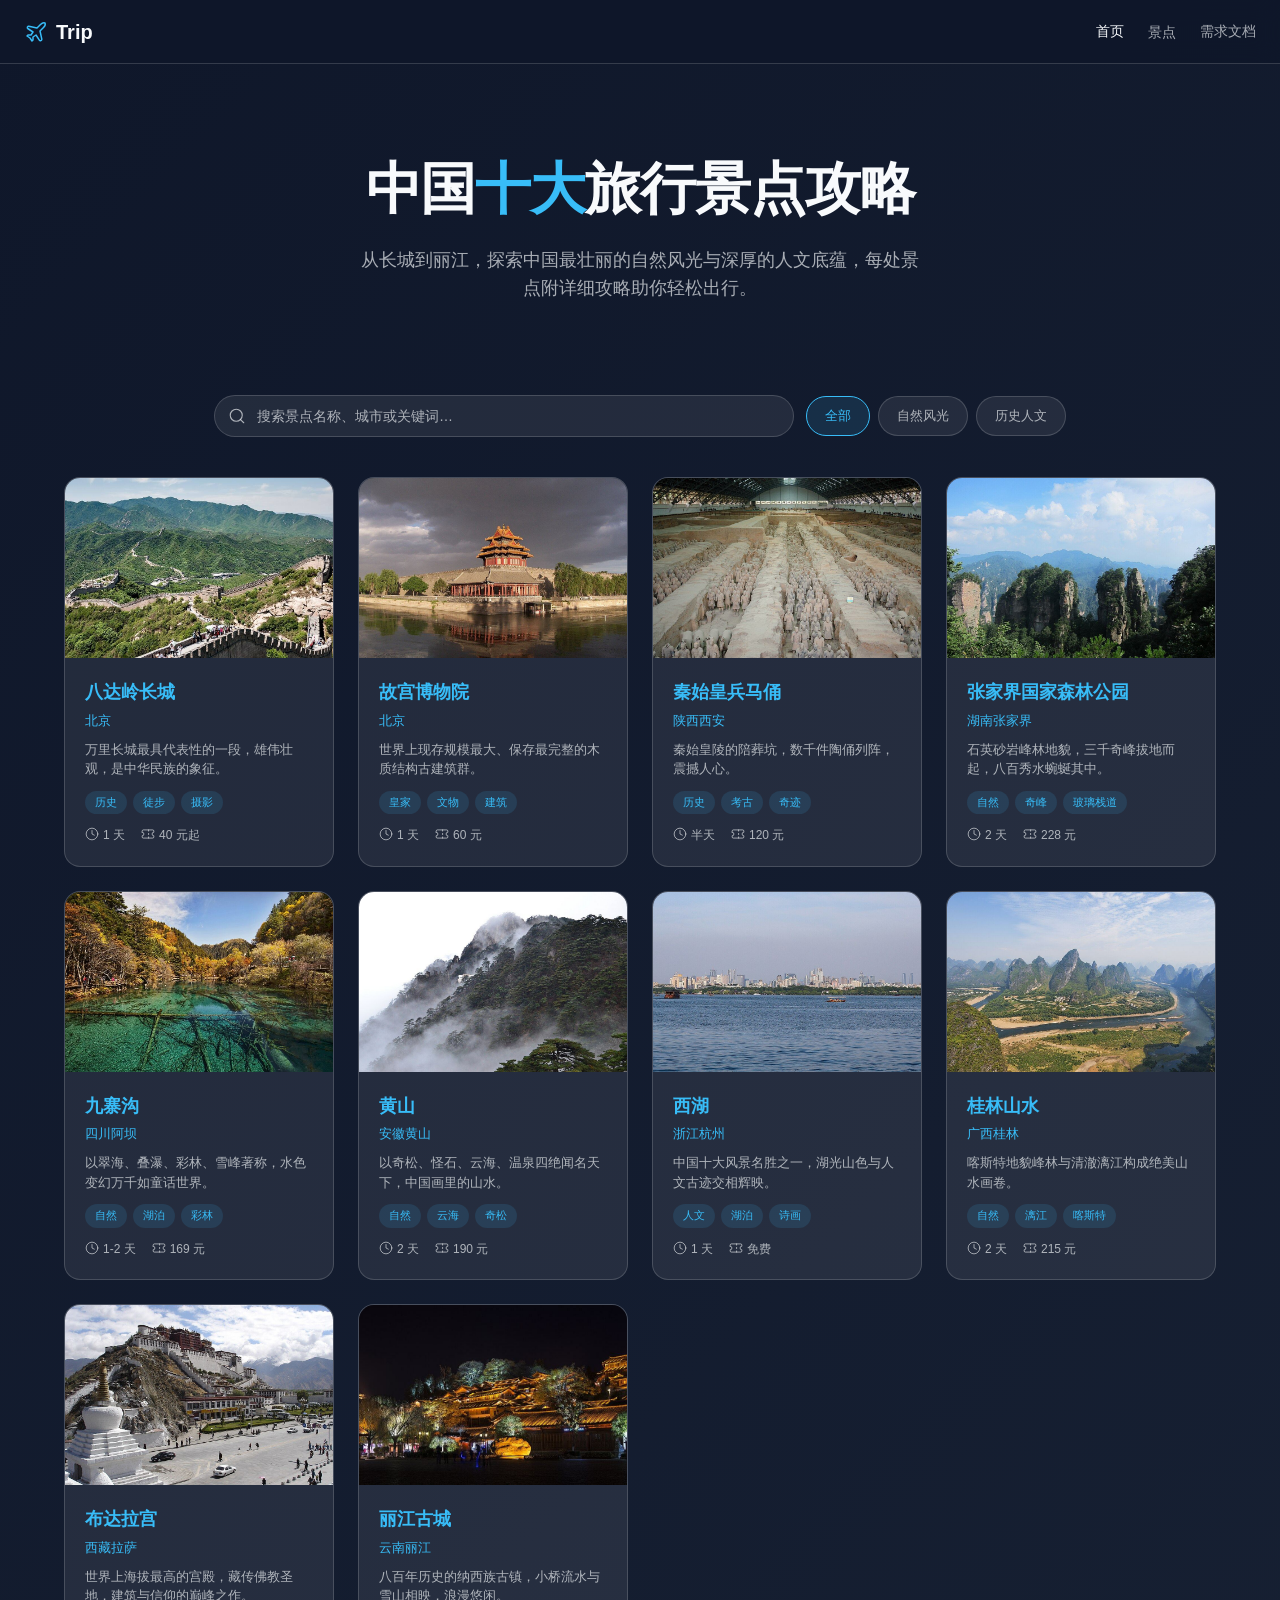
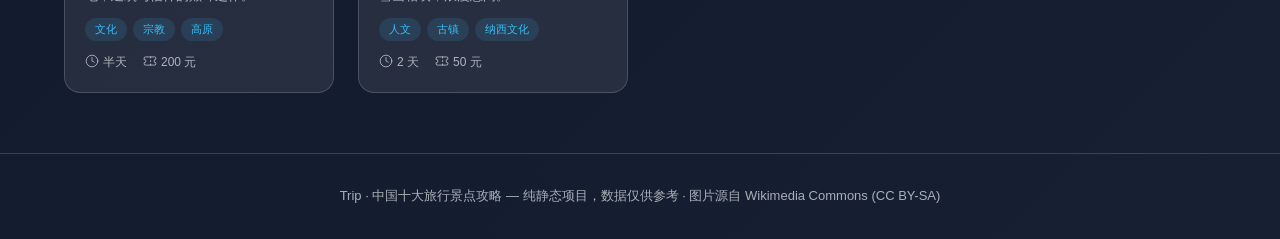
<file: index.html>
<!DOCTYPE html>
<html lang="zh-CN">
<head>
  <meta charset="UTF-8" />
  <meta name="viewport" content="width=device-width, initial-scale=1" />
  <title>Trip · 中国十大旅行景点攻略</title>
  <link rel="stylesheet" href="css/style.css" />
</head>
<body>
  <!-- Navigation -->
  <nav class="navbar">
    <a class="nav-brand" href="index.html">
      <svg xmlns="http://www.w3.org/2000/svg" viewBox="0 0 24 24" fill="none" stroke="currentColor" stroke-width="1.5" stroke-linecap="round" stroke-linejoin="round"><path d="M17.8 19.2 16 11l3.5-3.5C21 6 21.5 4 21 3c-1-.5-3 0-4.5 1.5L13 8 4.8 6.2c-.5-.1-.9.1-1.1.5l-.3.5c-.2.5-.1 1 .3 1.3L9 12l-2 3H4l-1 1 3 2 2 3 1-1v-3l3-2 3.5 5.3c.3.4.8.5 1.3.3l.5-.2c.4-.3.6-.7.5-1.2z"/></svg>
      Trip
    </a>
    <button class="nav-toggle" aria-label="菜单">
      <svg xmlns="http://www.w3.org/2000/svg" viewBox="0 0 24 24" fill="none" stroke="currentColor" stroke-width="2" stroke-linecap="round"><path d="M4 6h16M4 12h16M4 18h16"/></svg>
    </button>
    <div class="nav-links">
      <a href="index.html" class="active">首页</a>
      <div class="nav-dropdown">
        <a href="#" class="nav-dropdown-trigger">景点</a>
        <div class="nav-dropdown-menu"></div>
      </div>
      <a href="旅行攻略网站需求.md">需求文档</a>
    </div>
  </nav>

  <!-- Hero -->
  <header class="hero">
    <h1>中国<span>十大</span>旅行景点攻略</h1>
    <p>从长城到丽江，探索中国最壮丽的自然风光与深厚的人文底蕴，每处景点附详细攻略助你轻松出行。</p>
  </header>

  <!-- Search & Filter -->
  <div class="controls">
    <div class="search-box">
      <svg xmlns="http://www.w3.org/2000/svg" viewBox="0 0 24 24" fill="none" stroke="currentColor" stroke-width="1.5" stroke-linecap="round" stroke-linejoin="round"><circle cx="11" cy="11" r="8"/><path d="m21 21-4.3-4.3"/></svg>
      <input type="search" id="search" placeholder="搜索景点名称、城市或关键词…" />
    </div>
    <div class="filter-btns">
      <button class="filter-btn active" data-filter="all">全部</button>
      <button class="filter-btn" data-filter="自然风光">自然风光</button>
      <button class="filter-btn" data-filter="历史人文">历史人文</button>
    </div>
  </div>

  <!-- Card Grid -->
  <main class="grid" id="grid"></main>

  <!-- Footer -->
  <footer class="footer">
    Trip · 中国十大旅行景点攻略 — 纯静态项目，数据仅供参考 · 图片源自 Wikimedia Commons (CC BY-SA)
  </footer>

  <!-- Back to Top -->
  <button class="back-top" id="backTop" aria-label="返回顶部">
    <svg xmlns="http://www.w3.org/2000/svg" viewBox="0 0 24 24" fill="none" stroke="currentColor" stroke-width="2" stroke-linecap="round" stroke-linejoin="round"><path d="m18 15-6-6-6 6"/></svg>
  </button>

  <script src="js/main.js"></script>
</body>
</html>
</file>
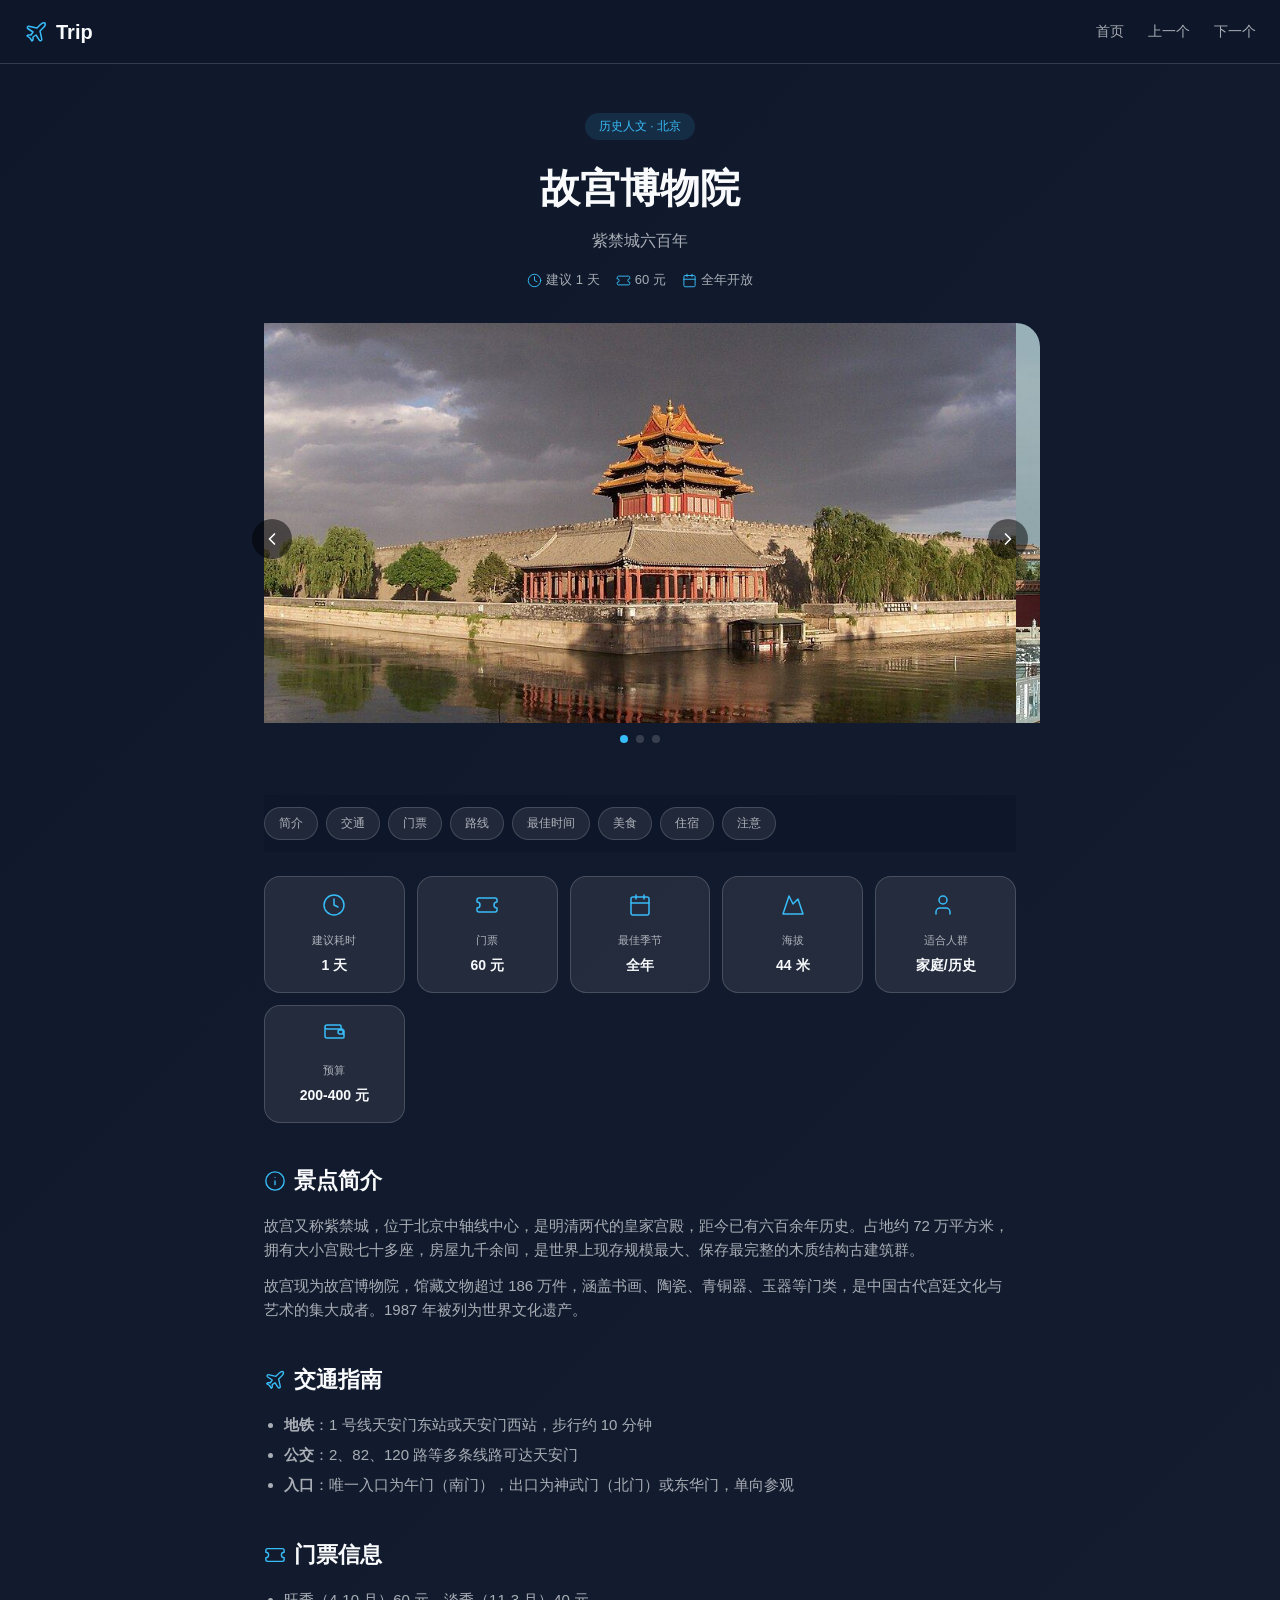
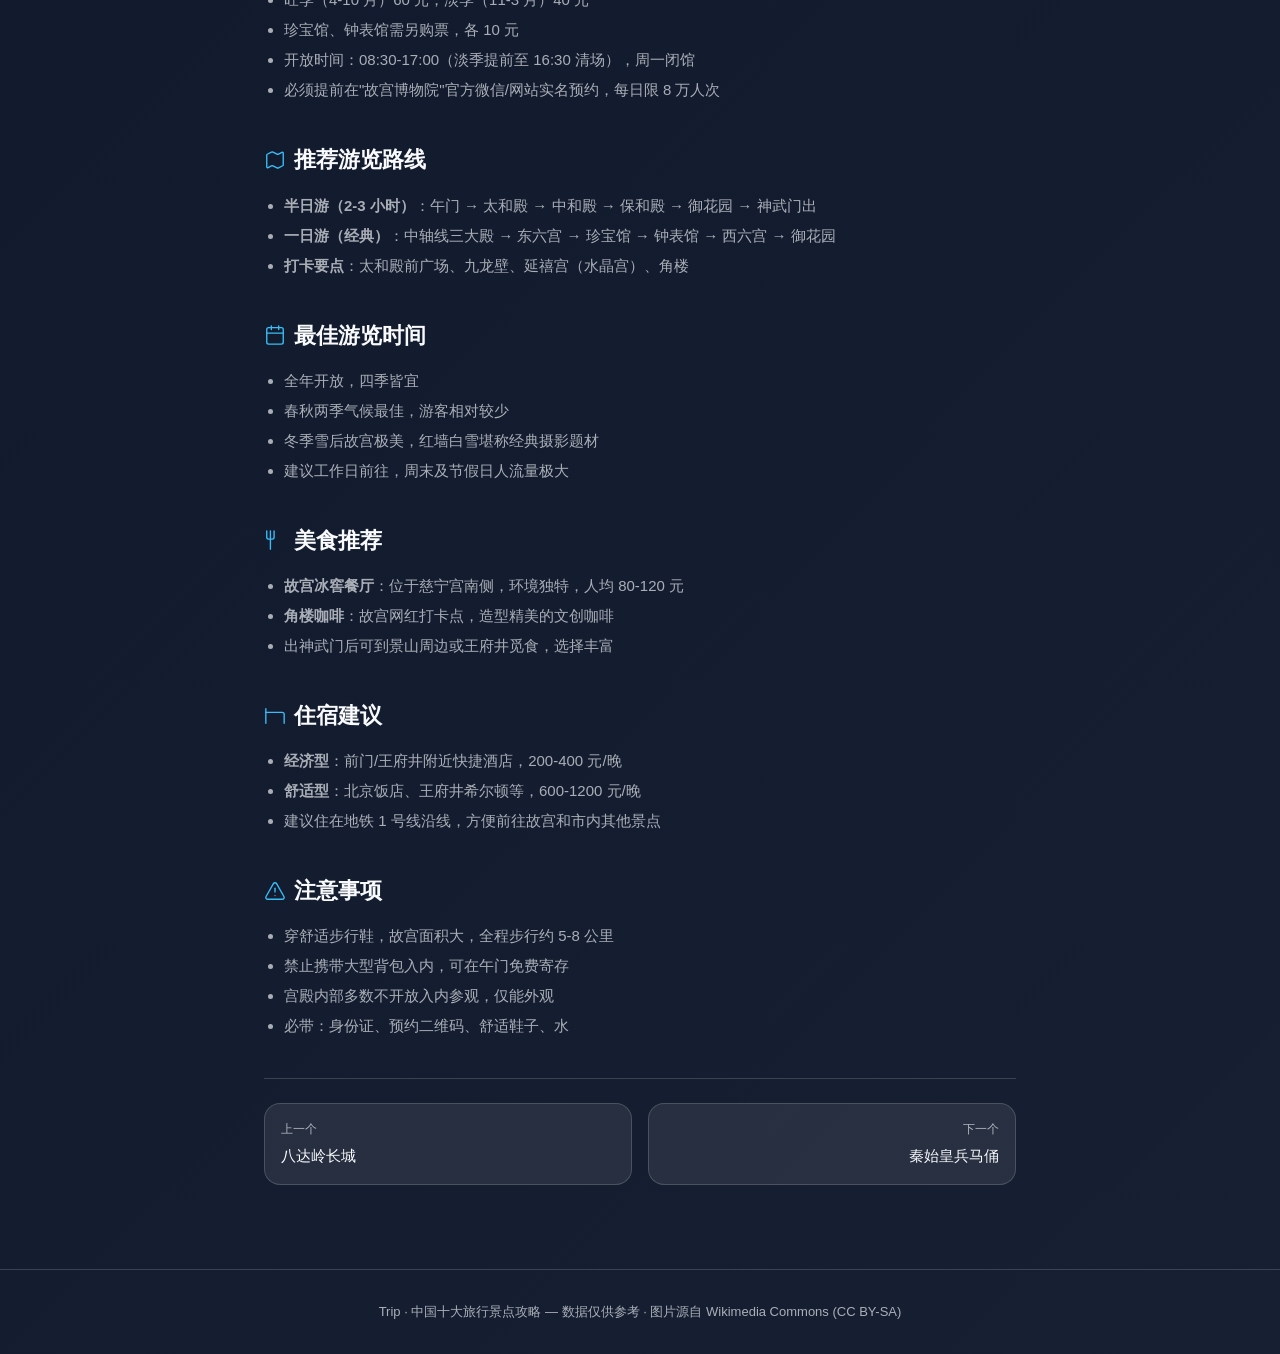
<file: spots/forbidden-city.html>
<!DOCTYPE html>
<html lang="zh-CN">
<head>
  <meta charset="UTF-8" />
  <meta name="viewport" content="width=device-width, initial-scale=1" />
  <title>故宫博物院 — Trip 旅行攻略</title>
  <link rel="stylesheet" href="../css/style.css" />
</head>
<body>
  <nav class="navbar">
    <a class="nav-brand" href="../index.html">
      <svg xmlns="http://www.w3.org/2000/svg" viewBox="0 0 24 24" fill="none" stroke="currentColor" stroke-width="1.5" stroke-linecap="round" stroke-linejoin="round"><path d="M17.8 19.2 16 11l3.5-3.5C21 6 21.5 4 21 3c-1-.5-3 0-4.5 1.5L13 8 4.8 6.2c-.5-.1-.9.1-1.1.5l-.3.5c-.2.5-.1 1 .3 1.3L9 12l-2 3H4l-1 1 3 2 2 3 1-1v-3l3-2 3.5 5.3c.3.4.8.5 1.3.3l.5-.2c.4-.3.6-.7.5-1.2z"/></svg>
      Trip
    </a>
    <button class="nav-toggle" aria-label="菜单"><svg xmlns="http://www.w3.org/2000/svg" viewBox="0 0 24 24" fill="none" stroke="currentColor" stroke-width="2" stroke-linecap="round"><path d="M4 6h16M4 12h16M4 18h16"/></svg></button>
    <div class="nav-links">
      <a href="../index.html">首页</a>
      <a href="great-wall.html">上一个</a>
      <a href="terracotta-army.html">下一个</a>
    </div>
  </nav>

  <header class="detail-header">
    <span class="badge">历史人文 · 北京</span>
    <h1>故宫博物院</h1>
    <p class="tagline">紫禁城六百年</p>
    <div class="meta-row">
      <span><svg xmlns="http://www.w3.org/2000/svg" viewBox="0 0 24 24" fill="none" stroke="currentColor" stroke-width="1.5" stroke-linecap="round" stroke-linejoin="round"><circle cx="12" cy="12" r="10"/><path d="M12 6v6l4 2"/></svg>建议 1 天</span>
      <span><svg xmlns="http://www.w3.org/2000/svg" viewBox="0 0 24 24" fill="none" stroke="currentColor" stroke-width="1.5" stroke-linecap="round" stroke-linejoin="round"><path d="M2 9a3 3 0 0 1 0 6v2a2 2 0 0 0 2 2h16a2 2 0 0 0 2-2v-2a3 3 0 0 1 0-6V7a2 2 0 0 0-2-2H4a2 2 0 0 0-2 2Z"/></svg>60 元</span>
      <span><svg xmlns="http://www.w3.org/2000/svg" viewBox="0 0 24 24" fill="none" stroke="currentColor" stroke-width="1.5" stroke-linecap="round" stroke-linejoin="round"><rect width="18" height="18" x="3" y="4" rx="2"/><path d="M16 2v4M8 2v4M3 10h18"/></svg>全年开放</span>
    </div>
  </header>

  <div class="carousel">
    <div class="carousel-track">
      <div class="carousel-slide" style="background-image:url(../assets/images/forbidden-city-1.jpg),linear-gradient(135deg,#7a1f1f,#c0392b)"></div>
      <div class="carousel-slide" style="background-image:url(../assets/images/forbidden-city-2.jpg),linear-gradient(135deg,#8b0000,#d4a017)"></div>
      <div class="carousel-slide" style="background-image:url(../assets/images/forbidden-city-3.jpg),linear-gradient(135deg,#5d1015,#a04050)"></div>
    </div>
    <button class="carousel-btn prev" aria-label="上一张"><svg xmlns="http://www.w3.org/2000/svg" viewBox="0 0 24 24" fill="none" stroke="currentColor" stroke-width="2" stroke-linecap="round" stroke-linejoin="round"><path d="m15 18-6-6 6-6"/></svg></button>
    <button class="carousel-btn next" aria-label="下一张"><svg xmlns="http://www.w3.org/2000/svg" viewBox="0 0 24 24" fill="none" stroke="currentColor" stroke-width="2" stroke-linecap="round" stroke-linejoin="round"><path d="m9 18 6-6-6-6"/></svg></button>
    <div class="carousel-dots"><button class="active" aria-label="第1张"></button><button aria-label="第2张"></button><button aria-label="第3张"></button></div>
  </div>

  <div class="detail-content">
    <nav class="section-nav">
      <a href="#intro" class="active">简介</a><a href="#transport">交通</a><a href="#tickets">门票</a><a href="#routes">路线</a><a href="#season">最佳时间</a><a href="#food">美食</a><a href="#stay">住宿</a><a href="#tips">注意</a>
    </nav>

    <div class="info-cards">
      <div class="info-card"><svg xmlns="http://www.w3.org/2000/svg" viewBox="0 0 24 24" fill="none" stroke="currentColor" stroke-width="1.5" stroke-linecap="round" stroke-linejoin="round"><circle cx="12" cy="12" r="10"/><path d="M12 6v6l4 2"/></svg><div class="label">建议耗时</div><div class="value">1 天</div></div>
      <div class="info-card"><svg xmlns="http://www.w3.org/2000/svg" viewBox="0 0 24 24" fill="none" stroke="currentColor" stroke-width="1.5" stroke-linecap="round" stroke-linejoin="round"><path d="M2 9a3 3 0 0 1 0 6v2a2 2 0 0 0 2 2h16a2 2 0 0 0 2-2v-2a3 3 0 0 1 0-6V7a2 2 0 0 0-2-2H4a2 2 0 0 0-2 2Z"/></svg><div class="label">门票</div><div class="value">60 元</div></div>
      <div class="info-card"><svg xmlns="http://www.w3.org/2000/svg" viewBox="0 0 24 24" fill="none" stroke="currentColor" stroke-width="1.5" stroke-linecap="round" stroke-linejoin="round"><rect width="18" height="18" x="3" y="4" rx="2"/><path d="M16 2v4M8 2v4M3 10h18"/></svg><div class="label">最佳季节</div><div class="value">全年</div></div>
      <div class="info-card"><svg xmlns="http://www.w3.org/2000/svg" viewBox="0 0 24 24" fill="none" stroke="currentColor" stroke-width="1.5" stroke-linecap="round" stroke-linejoin="round"><path d="m8 3 4 8 5-5 5 15H2L8 3z"/></svg><div class="label">海拔</div><div class="value">44 米</div></div>
      <div class="info-card"><svg xmlns="http://www.w3.org/2000/svg" viewBox="0 0 24 24" fill="none" stroke="currentColor" stroke-width="1.5" stroke-linecap="round" stroke-linejoin="round"><path d="M16 21v-2a4 4 0 0 0-4-4H6a4 4 0 0 0-4 4v2"/><circle cx="9" cy="7" r="4"/></svg><div class="label">适合人群</div><div class="value">家庭/历史</div></div>
      <div class="info-card"><svg xmlns="http://www.w3.org/2000/svg" viewBox="0 0 24 24" fill="none" stroke="currentColor" stroke-width="1.5" stroke-linecap="round" stroke-linejoin="round"><path d="M19 7V4a1 1 0 0 0-1-1H5a2 2 0 0 0 0 4h15a1 1 0 0 1 1 1v4h-3a2 2 0 0 1 0-4h3a1 1 0 0 1 1 1v6a1 1 0 0 1-1 1H5a2 2 0 0 1-2-2V5"/></svg><div class="label">预算</div><div class="value">200-400 元</div></div>
    </div>

    <section class="detail-section" id="intro">
      <h2><svg xmlns="http://www.w3.org/2000/svg" viewBox="0 0 24 24" fill="none" stroke="currentColor" stroke-width="1.5" stroke-linecap="round" stroke-linejoin="round"><circle cx="12" cy="12" r="10"/><path d="M12 16v-4"/><path d="M12 8h.01"/></svg>景点简介</h2>
      <p>故宫又称紫禁城，位于北京中轴线中心，是明清两代的皇家宫殿，距今已有六百余年历史。占地约 72 万平方米，拥有大小宫殿七十多座，房屋九千余间，是世界上现存规模最大、保存最完整的木质结构古建筑群。</p>
      <p>故宫现为故宫博物院，馆藏文物超过 186 万件，涵盖书画、陶瓷、青铜器、玉器等门类，是中国古代宫廷文化与艺术的集大成者。1987 年被列为世界文化遗产。</p>
    </section>

    <section class="detail-section" id="transport">
      <h2><svg xmlns="http://www.w3.org/2000/svg" viewBox="0 0 24 24" fill="none" stroke="currentColor" stroke-width="1.5" stroke-linecap="round" stroke-linejoin="round"><path d="M17.8 19.2 16 11l3.5-3.5C21 6 21.5 4 21 3c-1-.5-3 0-4.5 1.5L13 8 4.8 6.2c-.5-.1-.9.1-1.1.5l-.3.5c-.2.5-.1 1 .3 1.3L9 12l-2 3H4l-1 1 3 2 2 3 1-1v-3l3-2 3.5 5.3c.3.4.8.5 1.3.3l.5-.2c.4-.3.6-.7.5-1.2z"/></svg>交通指南</h2>
      <ul>
        <li><strong>地铁</strong>：1 号线天安门东站或天安门西站，步行约 10 分钟</li>
        <li><strong>公交</strong>：2、82、120 路等多条线路可达天安门</li>
        <li><strong>入口</strong>：唯一入口为午门（南门），出口为神武门（北门）或东华门，单向参观</li>
      </ul>
    </section>

    <section class="detail-section" id="tickets">
      <h2><svg xmlns="http://www.w3.org/2000/svg" viewBox="0 0 24 24" fill="none" stroke="currentColor" stroke-width="1.5" stroke-linecap="round" stroke-linejoin="round"><path d="M2 9a3 3 0 0 1 0 6v2a2 2 0 0 0 2 2h16a2 2 0 0 0 2-2v-2a3 3 0 0 1 0-6V7a2 2 0 0 0-2-2H4a2 2 0 0 0-2 2Z"/></svg>门票信息</h2>
      <ul>
        <li>旺季（4-10 月）60 元，淡季（11-3 月）40 元</li>
        <li>珍宝馆、钟表馆需另购票，各 10 元</li>
        <li>开放时间：08:30-17:00（淡季提前至 16:30 清场），周一闭馆</li>
        <li>必须提前在"故宫博物院"官方微信/网站实名预约，每日限 8 万人次</li>
      </ul>
    </section>

    <section class="detail-section" id="routes">
      <h2><svg xmlns="http://www.w3.org/2000/svg" viewBox="0 0 24 24" fill="none" stroke="currentColor" stroke-width="1.5" stroke-linecap="round" stroke-linejoin="round"><path d="M14.106 5.553a2 2 0 0 0 1.788 0l3.659-1.83A1 1 0 0 1 21 4.619v12.764a1 1 0 0 1-.553.894l-4.553 2.277a2 2 0 0 1-1.788 0l-4.212-2.106a2 2 0 0 0-1.788 0l-3.659 1.83A1 1 0 0 1 3 19.381V6.618a1 1 0 0 1 .553-.894l4.553-2.277a2 2 0 0 1 1.788 0Z"/></svg>推荐游览路线</h2>
      <ul>
        <li><strong>半日游（2-3 小时）</strong>：午门 → 太和殿 → 中和殿 → 保和殿 → 御花园 → 神武门出</li>
        <li><strong>一日游（经典）</strong>：中轴线三大殿 → 东六宫 → 珍宝馆 → 钟表馆 → 西六宫 → 御花园</li>
        <li><strong>打卡要点</strong>：太和殿前广场、九龙壁、延禧宫（水晶宫）、角楼</li>
      </ul>
    </section>

    <section class="detail-section" id="season">
      <h2><svg xmlns="http://www.w3.org/2000/svg" viewBox="0 0 24 24" fill="none" stroke="currentColor" stroke-width="1.5" stroke-linecap="round" stroke-linejoin="round"><rect width="18" height="18" x="3" y="4" rx="2"/><path d="M16 2v4M8 2v4M3 10h18"/></svg>最佳游览时间</h2>
      <ul>
        <li>全年开放，四季皆宜</li>
        <li>春秋两季气候最佳，游客相对较少</li>
        <li>冬季雪后故宫极美，红墙白雪堪称经典摄影题材</li>
        <li>建议工作日前往，周末及节假日人流量极大</li>
      </ul>
    </section>

    <section class="detail-section" id="food">
      <h2><svg xmlns="http://www.w3.org/2000/svg" viewBox="0 0 24 24" fill="none" stroke="currentColor" stroke-width="1.5" stroke-linecap="round" stroke-linejoin="round"><path d="M3 2v7c0 1.1.9 2 2 2h4a2 2 0 0 0 2-2V2"/><path d="M7 2v20"/></svg>美食推荐</h2>
      <ul>
        <li><strong>故宫冰窖餐厅</strong>：位于慈宁宫南侧，环境独特，人均 80-120 元</li>
        <li><strong>角楼咖啡</strong>：故宫网红打卡点，造型精美的文创咖啡</li>
        <li>出神武门后可到景山周边或王府井觅食，选择丰富</li>
      </ul>
    </section>

    <section class="detail-section" id="stay">
      <h2><svg xmlns="http://www.w3.org/2000/svg" viewBox="0 0 24 24" fill="none" stroke="currentColor" stroke-width="1.5" stroke-linecap="round" stroke-linejoin="round"><path d="M2 4v16"/><path d="M2 8h18a2 2 0 0 1 2 2v10"/></svg>住宿建议</h2>
      <ul>
        <li><strong>经济型</strong>：前门/王府井附近快捷酒店，200-400 元/晚</li>
        <li><strong>舒适型</strong>：北京饭店、王府井希尔顿等，600-1200 元/晚</li>
        <li>建议住在地铁 1 号线沿线，方便前往故宫和市内其他景点</li>
      </ul>
    </section>

    <section class="detail-section" id="tips">
      <h2><svg xmlns="http://www.w3.org/2000/svg" viewBox="0 0 24 24" fill="none" stroke="currentColor" stroke-width="1.5" stroke-linecap="round" stroke-linejoin="round"><path d="m21.73 18-8-14a2 2 0 0 0-3.46 0l-8 14A2 2 0 0 0 4 21h16a2 2 0 0 0 1.73-3Z"/><path d="M12 9v4"/><path d="M12 17h.01"/></svg>注意事项</h2>
      <ul>
        <li>穿舒适步行鞋，故宫面积大，全程步行约 5-8 公里</li>
        <li>禁止携带大型背包入内，可在午门免费寄存</li>
        <li>宫殿内部多数不开放入内参观，仅能外观</li>
        <li>必带：身份证、预约二维码、舒适鞋子、水</li>
      </ul>
    </section>

    <nav class="spot-nav">
      <a href="great-wall.html"><div class="nav-label">上一个</div><div class="nav-name">八达岭长城</div></a>
      <a href="terracotta-army.html" class="next"><div class="nav-label">下一个</div><div class="nav-name">秦始皇兵马俑</div></a>
    </nav>
  </div>

  <footer class="footer">Trip · 中国十大旅行景点攻略 — 数据仅供参考 · 图片源自 Wikimedia Commons (CC BY-SA)</footer>
  <button class="back-top" id="backTop" aria-label="返回顶部"><svg xmlns="http://www.w3.org/2000/svg" viewBox="0 0 24 24" fill="none" stroke="currentColor" stroke-width="2" stroke-linecap="round" stroke-linejoin="round"><path d="m18 15-6-6-6 6"/></svg></button>
  <script src="../js/main.js"></script>
</body>
</html>
</file>
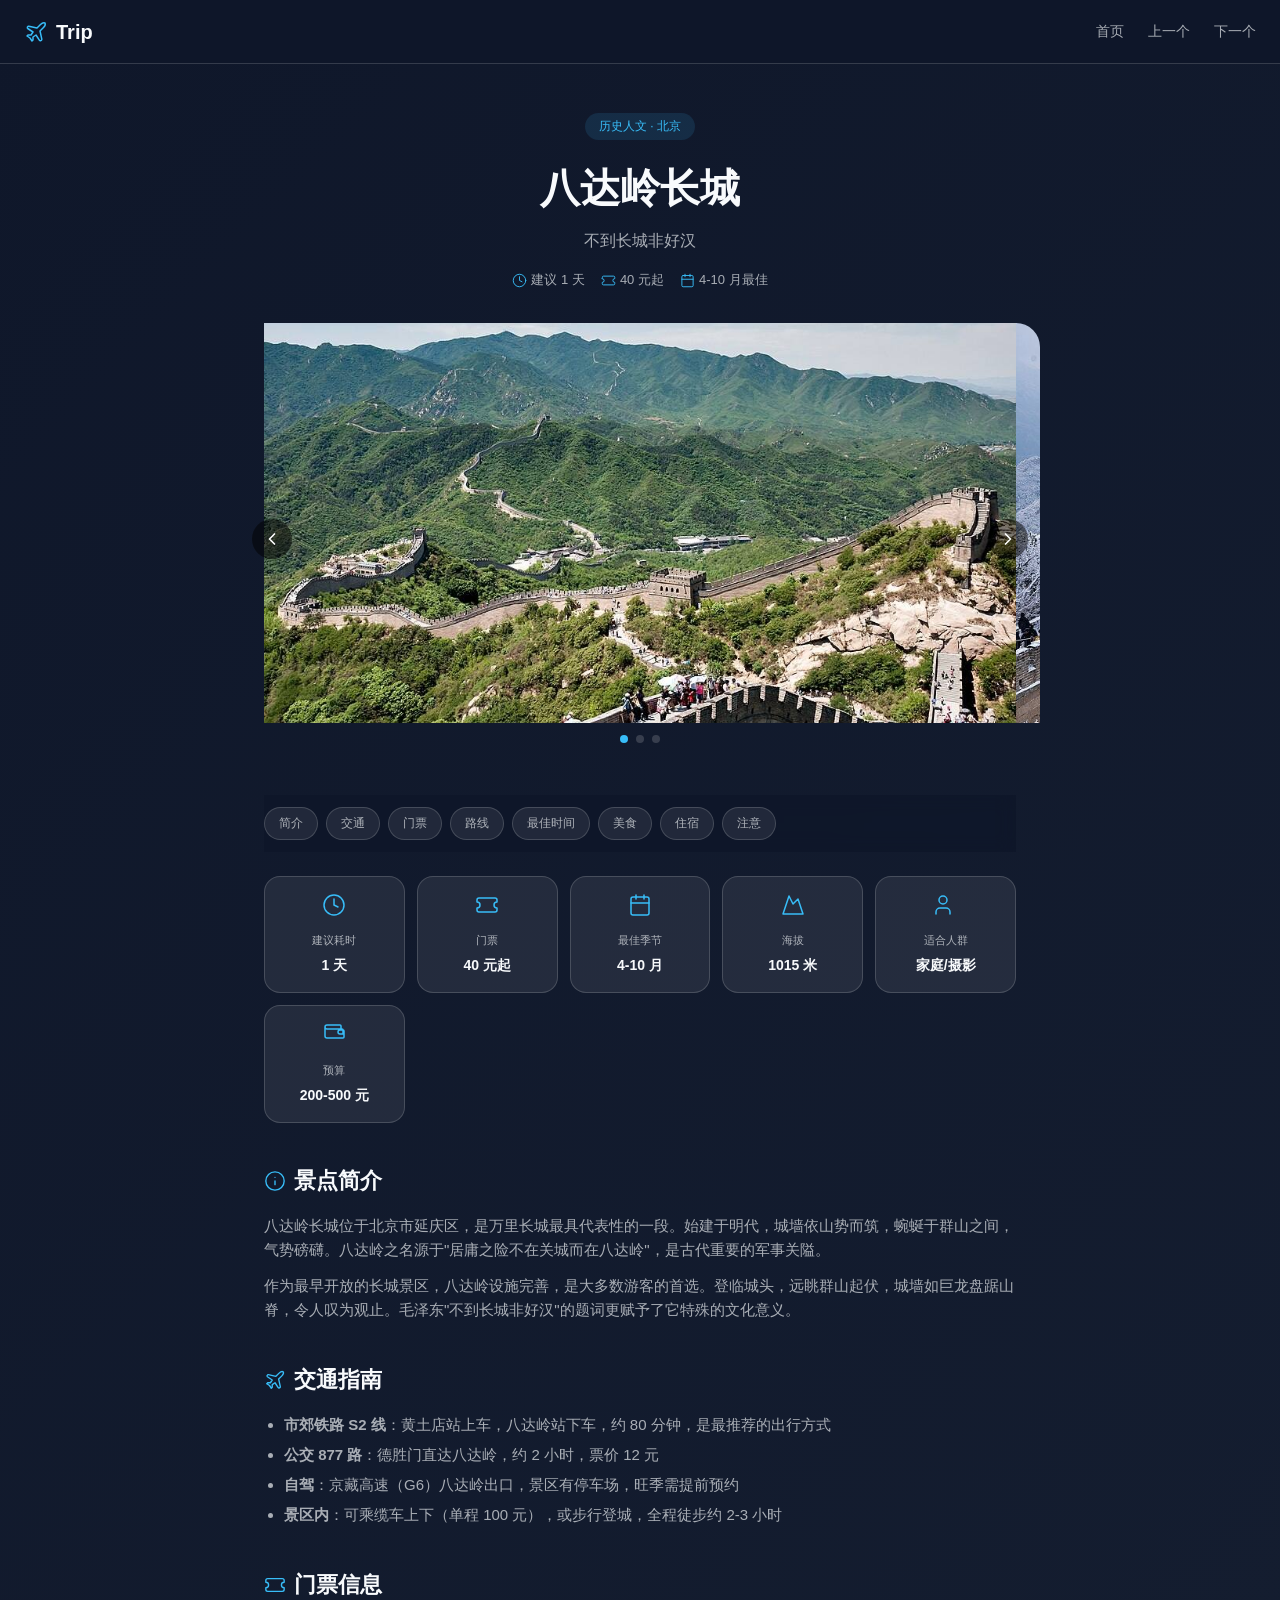
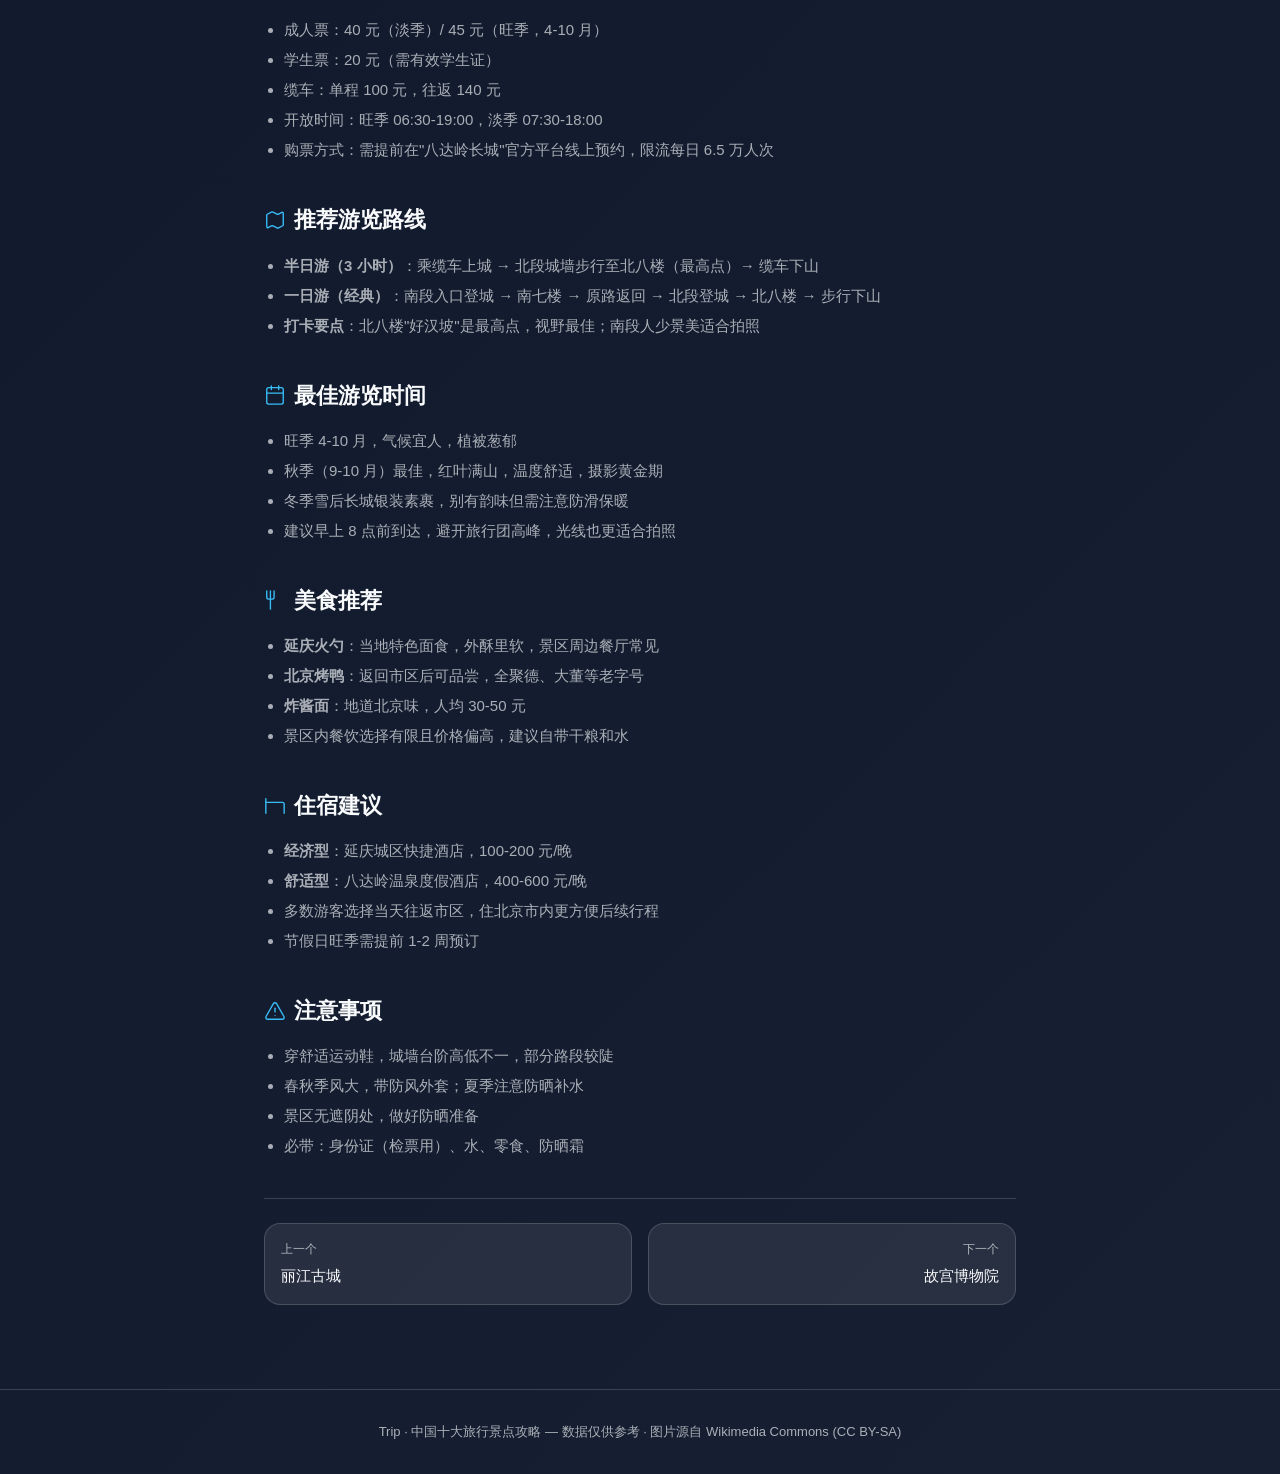
<file: spots/great-wall.html>
<!DOCTYPE html>
<html lang="zh-CN">
<head>
  <meta charset="UTF-8" />
  <meta name="viewport" content="width=device-width, initial-scale=1" />
  <title>八达岭长城 — Trip 旅行攻略</title>
  <link rel="stylesheet" href="../css/style.css" />
</head>
<body>
  <nav class="navbar">
    <a class="nav-brand" href="../index.html">
      <svg xmlns="http://www.w3.org/2000/svg" viewBox="0 0 24 24" fill="none" stroke="currentColor" stroke-width="1.5" stroke-linecap="round" stroke-linejoin="round"><path d="M17.8 19.2 16 11l3.5-3.5C21 6 21.5 4 21 3c-1-.5-3 0-4.5 1.5L13 8 4.8 6.2c-.5-.1-.9.1-1.1.5l-.3.5c-.2.5-.1 1 .3 1.3L9 12l-2 3H4l-1 1 3 2 2 3 1-1v-3l3-2 3.5 5.3c.3.4.8.5 1.3.3l.5-.2c.4-.3.6-.7.5-1.2z"/></svg>
      Trip
    </a>
    <button class="nav-toggle" aria-label="菜单"><svg xmlns="http://www.w3.org/2000/svg" viewBox="0 0 24 24" fill="none" stroke="currentColor" stroke-width="2" stroke-linecap="round"><path d="M4 6h16M4 12h16M4 18h16"/></svg></button>
    <div class="nav-links">
      <a href="../index.html">首页</a>
      <a href="lijiang.html">上一个</a>
      <a href="forbidden-city.html">下一个</a>
    </div>
  </nav>

  <header class="detail-header">
    <span class="badge">历史人文 · 北京</span>
    <h1>八达岭长城</h1>
    <p class="tagline">不到长城非好汉</p>
    <div class="meta-row">
      <span><svg xmlns="http://www.w3.org/2000/svg" viewBox="0 0 24 24" fill="none" stroke="currentColor" stroke-width="1.5" stroke-linecap="round" stroke-linejoin="round"><circle cx="12" cy="12" r="10"/><path d="M12 6v6l4 2"/></svg>建议 1 天</span>
      <span><svg xmlns="http://www.w3.org/2000/svg" viewBox="0 0 24 24" fill="none" stroke="currentColor" stroke-width="1.5" stroke-linecap="round" stroke-linejoin="round"><path d="M2 9a3 3 0 0 1 0 6v2a2 2 0 0 0 2 2h16a2 2 0 0 0 2-2v-2a3 3 0 0 1 0-6V7a2 2 0 0 0-2-2H4a2 2 0 0 0-2 2Z"/></svg>40 元起</span>
      <span><svg xmlns="http://www.w3.org/2000/svg" viewBox="0 0 24 24" fill="none" stroke="currentColor" stroke-width="1.5" stroke-linecap="round" stroke-linejoin="round"><rect width="18" height="18" x="3" y="4" rx="2"/><path d="M16 2v4M8 2v4M3 10h18"/></svg>4-10 月最佳</span>
    </div>
  </header>

  <div class="carousel">
    <div class="carousel-track">
      <div class="carousel-slide" style="background-image:url(../assets/images/great-wall-1.jpg),linear-gradient(135deg,#4a3728,#8b6914)"></div>
      <div class="carousel-slide" style="background-image:url(../assets/images/great-wall-2.jpg),linear-gradient(135deg,#5d4037,#a08040)"></div>
      <div class="carousel-slide" style="background-image:url(../assets/images/great-wall-3.jpg),linear-gradient(135deg,#3e2723,#795548)"></div>
    </div>
    <button class="carousel-btn prev" aria-label="上一张"><svg xmlns="http://www.w3.org/2000/svg" viewBox="0 0 24 24" fill="none" stroke="currentColor" stroke-width="2" stroke-linecap="round" stroke-linejoin="round"><path d="m15 18-6-6 6-6"/></svg></button>
    <button class="carousel-btn next" aria-label="下一张"><svg xmlns="http://www.w3.org/2000/svg" viewBox="0 0 24 24" fill="none" stroke="currentColor" stroke-width="2" stroke-linecap="round" stroke-linejoin="round"><path d="m9 18 6-6-6-6"/></svg></button>
    <div class="carousel-dots"><button class="active" aria-label="第1张"></button><button aria-label="第2张"></button><button aria-label="第3张"></button></div>
  </div>

  <div class="detail-content">
    <nav class="section-nav">
      <a href="#intro" class="active">简介</a>
      <a href="#transport">交通</a>
      <a href="#tickets">门票</a>
      <a href="#routes">路线</a>
      <a href="#season">最佳时间</a>
      <a href="#food">美食</a>
      <a href="#stay">住宿</a>
      <a href="#tips">注意</a>
    </nav>

    <div class="info-cards">
      <div class="info-card"><svg xmlns="http://www.w3.org/2000/svg" viewBox="0 0 24 24" fill="none" stroke="currentColor" stroke-width="1.5" stroke-linecap="round" stroke-linejoin="round"><circle cx="12" cy="12" r="10"/><path d="M12 6v6l4 2"/></svg><div class="label">建议耗时</div><div class="value">1 天</div></div>
      <div class="info-card"><svg xmlns="http://www.w3.org/2000/svg" viewBox="0 0 24 24" fill="none" stroke="currentColor" stroke-width="1.5" stroke-linecap="round" stroke-linejoin="round"><path d="M2 9a3 3 0 0 1 0 6v2a2 2 0 0 0 2 2h16a2 2 0 0 0 2-2v-2a3 3 0 0 1 0-6V7a2 2 0 0 0-2-2H4a2 2 0 0 0-2 2Z"/></svg><div class="label">门票</div><div class="value">40 元起</div></div>
      <div class="info-card"><svg xmlns="http://www.w3.org/2000/svg" viewBox="0 0 24 24" fill="none" stroke="currentColor" stroke-width="1.5" stroke-linecap="round" stroke-linejoin="round"><rect width="18" height="18" x="3" y="4" rx="2"/><path d="M16 2v4M8 2v4M3 10h18"/></svg><div class="label">最佳季节</div><div class="value">4-10 月</div></div>
      <div class="info-card"><svg xmlns="http://www.w3.org/2000/svg" viewBox="0 0 24 24" fill="none" stroke="currentColor" stroke-width="1.5" stroke-linecap="round" stroke-linejoin="round"><path d="m8 3 4 8 5-5 5 15H2L8 3z"/></svg><div class="label">海拔</div><div class="value">1015 米</div></div>
      <div class="info-card"><svg xmlns="http://www.w3.org/2000/svg" viewBox="0 0 24 24" fill="none" stroke="currentColor" stroke-width="1.5" stroke-linecap="round" stroke-linejoin="round"><path d="M16 21v-2a4 4 0 0 0-4-4H6a4 4 0 0 0-4 4v2"/><circle cx="9" cy="7" r="4"/></svg><div class="label">适合人群</div><div class="value">家庭/摄影</div></div>
      <div class="info-card"><svg xmlns="http://www.w3.org/2000/svg" viewBox="0 0 24 24" fill="none" stroke="currentColor" stroke-width="1.5" stroke-linecap="round" stroke-linejoin="round"><path d="M19 7V4a1 1 0 0 0-1-1H5a2 2 0 0 0 0 4h15a1 1 0 0 1 1 1v4h-3a2 2 0 0 1 0-4h3a1 1 0 0 1 1 1v6a1 1 0 0 1-1 1H5a2 2 0 0 1-2-2V5"/></svg><div class="label">预算</div><div class="value">200-500 元</div></div>
    </div>

    <section class="detail-section" id="intro">
      <h2><svg xmlns="http://www.w3.org/2000/svg" viewBox="0 0 24 24" fill="none" stroke="currentColor" stroke-width="1.5" stroke-linecap="round" stroke-linejoin="round"><circle cx="12" cy="12" r="10"/><path d="M12 16v-4"/><path d="M12 8h.01"/></svg>景点简介</h2>
      <p>八达岭长城位于北京市延庆区，是万里长城最具代表性的一段。始建于明代，城墙依山势而筑，蜿蜒于群山之间，气势磅礴。八达岭之名源于"居庸之险不在关城而在八达岭"，是古代重要的军事关隘。</p>
      <p>作为最早开放的长城景区，八达岭设施完善，是大多数游客的首选。登临城头，远眺群山起伏，城墙如巨龙盘踞山脊，令人叹为观止。毛泽东"不到长城非好汉"的题词更赋予了它特殊的文化意义。</p>
    </section>

    <section class="detail-section" id="transport">
      <h2><svg xmlns="http://www.w3.org/2000/svg" viewBox="0 0 24 24" fill="none" stroke="currentColor" stroke-width="1.5" stroke-linecap="round" stroke-linejoin="round"><path d="M17.8 19.2 16 11l3.5-3.5C21 6 21.5 4 21 3c-1-.5-3 0-4.5 1.5L13 8 4.8 6.2c-.5-.1-.9.1-1.1.5l-.3.5c-.2.5-.1 1 .3 1.3L9 12l-2 3H4l-1 1 3 2 2 3 1-1v-3l3-2 3.5 5.3c.3.4.8.5 1.3.3l.5-.2c.4-.3.6-.7.5-1.2z"/></svg>交通指南</h2>
      <ul>
        <li><strong>市郊铁路 S2 线</strong>：黄土店站上车，八达岭站下车，约 80 分钟，是最推荐的出行方式</li>
        <li><strong>公交 877 路</strong>：德胜门直达八达岭，约 2 小时，票价 12 元</li>
        <li><strong>自驾</strong>：京藏高速（G6）八达岭出口，景区有停车场，旺季需提前预约</li>
        <li><strong>景区内</strong>：可乘缆车上下（单程 100 元），或步行登城，全程徒步约 2-3 小时</li>
      </ul>
    </section>

    <section class="detail-section" id="tickets">
      <h2><svg xmlns="http://www.w3.org/2000/svg" viewBox="0 0 24 24" fill="none" stroke="currentColor" stroke-width="1.5" stroke-linecap="round" stroke-linejoin="round"><path d="M2 9a3 3 0 0 1 0 6v2a2 2 0 0 0 2 2h16a2 2 0 0 0 2-2v-2a3 3 0 0 1 0-6V7a2 2 0 0 0-2-2H4a2 2 0 0 0-2 2Z"/></svg>门票信息</h2>
      <ul>
        <li>成人票：40 元（淡季）/ 45 元（旺季，4-10 月）</li>
        <li>学生票：20 元（需有效学生证）</li>
        <li>缆车：单程 100 元，往返 140 元</li>
        <li>开放时间：旺季 06:30-19:00，淡季 07:30-18:00</li>
        <li>购票方式：需提前在"八达岭长城"官方平台线上预约，限流每日 6.5 万人次</li>
      </ul>
    </section>

    <section class="detail-section" id="routes">
      <h2><svg xmlns="http://www.w3.org/2000/svg" viewBox="0 0 24 24" fill="none" stroke="currentColor" stroke-width="1.5" stroke-linecap="round" stroke-linejoin="round"><path d="M14.106 5.553a2 2 0 0 0 1.788 0l3.659-1.83A1 1 0 0 1 21 4.619v12.764a1 1 0 0 1-.553.894l-4.553 2.277a2 2 0 0 1-1.788 0l-4.212-2.106a2 2 0 0 0-1.788 0l-3.659 1.83A1 1 0 0 1 3 19.381V6.618a1 1 0 0 1 .553-.894l4.553-2.277a2 2 0 0 1 1.788 0Z"/></svg>推荐游览路线</h2>
      <ul>
        <li><strong>半日游（3 小时）</strong>：乘缆车上城 → 北段城墙步行至北八楼（最高点）→ 缆车下山</li>
        <li><strong>一日游（经典）</strong>：南段入口登城 → 南七楼 → 原路返回 → 北段登城 → 北八楼 → 步行下山</li>
        <li><strong>打卡要点</strong>：北八楼"好汉坡"是最高点，视野最佳；南段人少景美适合拍照</li>
      </ul>
    </section>

    <section class="detail-section" id="season">
      <h2><svg xmlns="http://www.w3.org/2000/svg" viewBox="0 0 24 24" fill="none" stroke="currentColor" stroke-width="1.5" stroke-linecap="round" stroke-linejoin="round"><rect width="18" height="18" x="3" y="4" rx="2"/><path d="M16 2v4M8 2v4M3 10h18"/></svg>最佳游览时间</h2>
      <ul>
        <li>旺季 4-10 月，气候宜人，植被葱郁</li>
        <li>秋季（9-10 月）最佳，红叶满山，温度舒适，摄影黄金期</li>
        <li>冬季雪后长城银装素裹，别有韵味但需注意防滑保暖</li>
        <li>建议早上 8 点前到达，避开旅行团高峰，光线也更适合拍照</li>
      </ul>
    </section>

    <section class="detail-section" id="food">
      <h2><svg xmlns="http://www.w3.org/2000/svg" viewBox="0 0 24 24" fill="none" stroke="currentColor" stroke-width="1.5" stroke-linecap="round" stroke-linejoin="round"><path d="M3 2v7c0 1.1.9 2 2 2h4a2 2 0 0 0 2-2V2"/><path d="M7 2v20"/></svg>美食推荐</h2>
      <ul>
        <li><strong>延庆火勺</strong>：当地特色面食，外酥里软，景区周边餐厅常见</li>
        <li><strong>北京烤鸭</strong>：返回市区后可品尝，全聚德、大董等老字号</li>
        <li><strong>炸酱面</strong>：地道北京味，人均 30-50 元</li>
        <li>景区内餐饮选择有限且价格偏高，建议自带干粮和水</li>
      </ul>
    </section>

    <section class="detail-section" id="stay">
      <h2><svg xmlns="http://www.w3.org/2000/svg" viewBox="0 0 24 24" fill="none" stroke="currentColor" stroke-width="1.5" stroke-linecap="round" stroke-linejoin="round"><path d="M2 4v16"/><path d="M2 8h18a2 2 0 0 1 2 2v10"/></svg>住宿建议</h2>
      <ul>
        <li><strong>经济型</strong>：延庆城区快捷酒店，100-200 元/晚</li>
        <li><strong>舒适型</strong>：八达岭温泉度假酒店，400-600 元/晚</li>
        <li>多数游客选择当天往返市区，住北京市内更方便后续行程</li>
        <li>节假日旺季需提前 1-2 周预订</li>
      </ul>
    </section>

    <section class="detail-section" id="tips">
      <h2><svg xmlns="http://www.w3.org/2000/svg" viewBox="0 0 24 24" fill="none" stroke="currentColor" stroke-width="1.5" stroke-linecap="round" stroke-linejoin="round"><path d="m21.73 18-8-14a2 2 0 0 0-3.46 0l-8 14A2 2 0 0 0 4 21h16a2 2 0 0 0 1.73-3Z"/><path d="M12 9v4"/><path d="M12 17h.01"/></svg>注意事项</h2>
      <ul>
        <li>穿舒适运动鞋，城墙台阶高低不一，部分路段较陡</li>
        <li>春秋季风大，带防风外套；夏季注意防晒补水</li>
        <li>景区无遮阴处，做好防晒准备</li>
        <li>必带：身份证（检票用）、水、零食、防晒霜</li>
      </ul>
    </section>

    <nav class="spot-nav">
      <a href="lijiang.html"><div class="nav-label">上一个</div><div class="nav-name">丽江古城</div></a>
      <a href="forbidden-city.html" class="next"><div class="nav-label">下一个</div><div class="nav-name">故宫博物院</div></a>
    </nav>
  </div>

  <footer class="footer">Trip · 中国十大旅行景点攻略 — 数据仅供参考 · 图片源自 Wikimedia Commons (CC BY-SA)</footer>
  <button class="back-top" id="backTop" aria-label="返回顶部"><svg xmlns="http://www.w3.org/2000/svg" viewBox="0 0 24 24" fill="none" stroke="currentColor" stroke-width="2" stroke-linecap="round" stroke-linejoin="round"><path d="m18 15-6-6-6 6"/></svg></button>
  <script src="../js/main.js"></script>
</body>
</html>
</file>
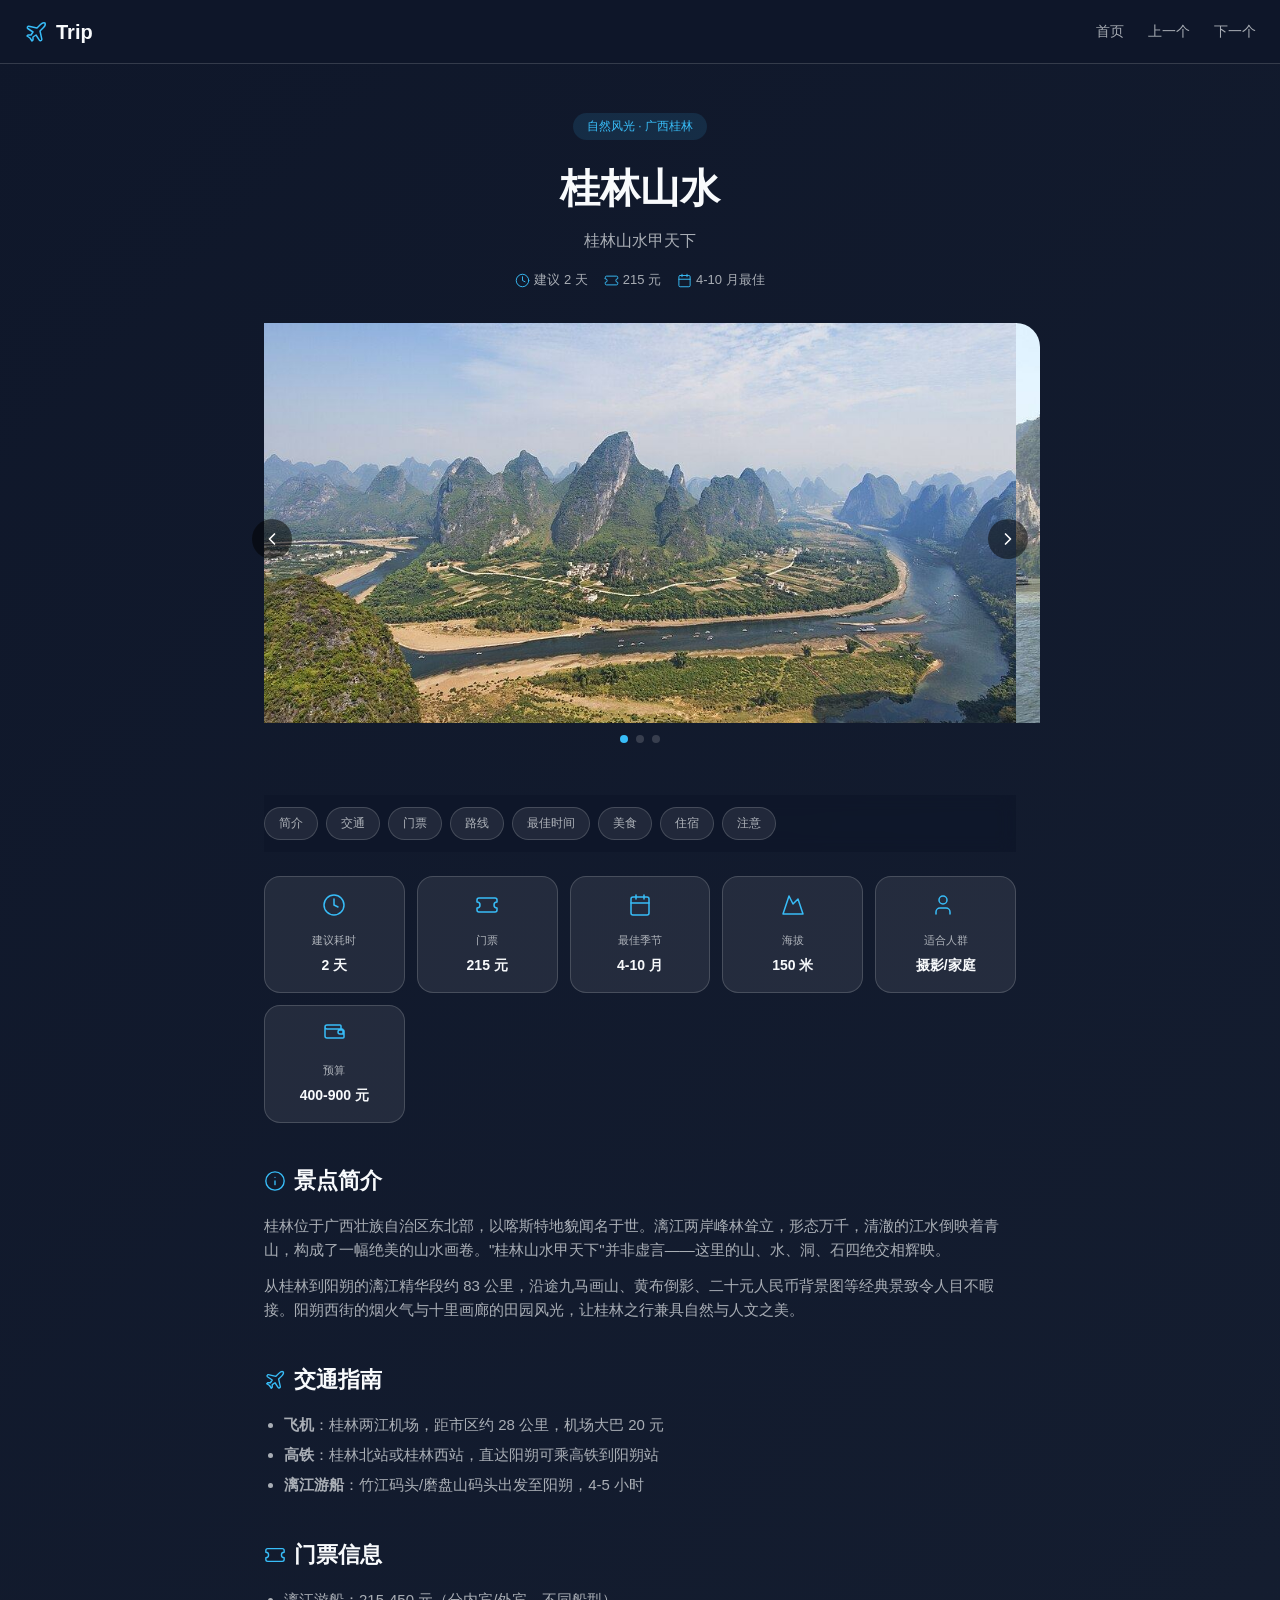
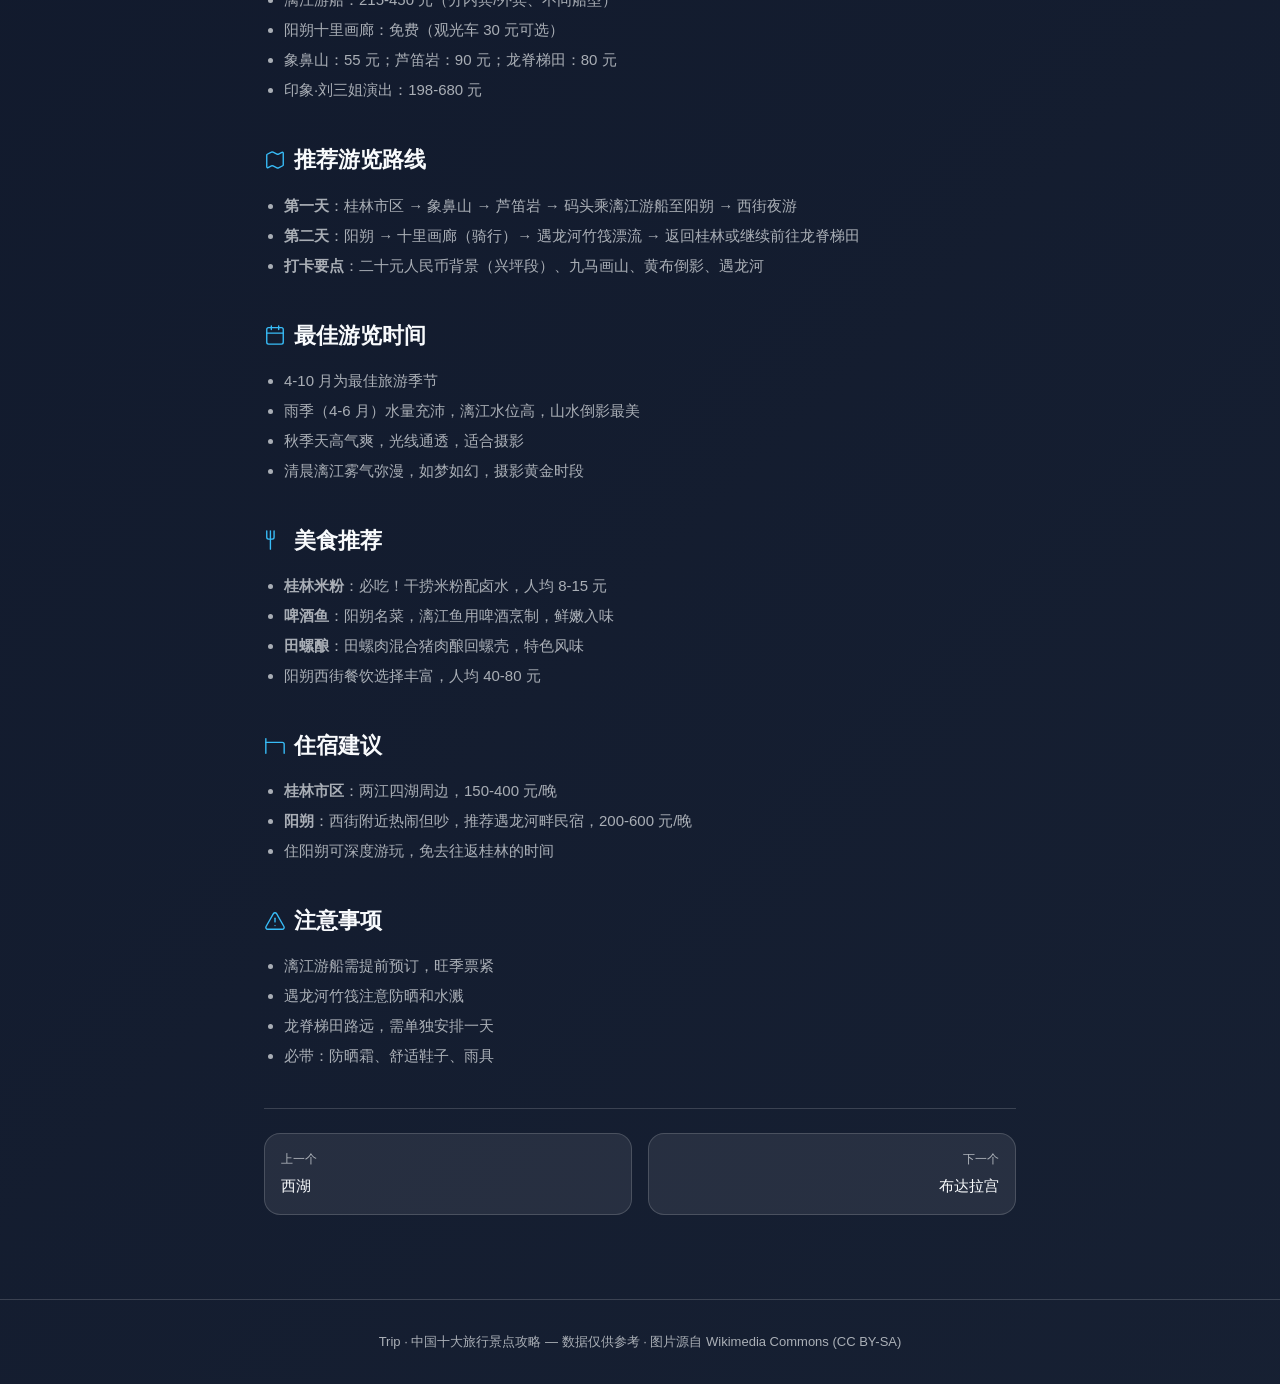
<file: spots/guilin.html>
<!DOCTYPE html>
<html lang="zh-CN">
<head>
  <meta charset="UTF-8" />
  <meta name="viewport" content="width=device-width, initial-scale=1" />
  <title>桂林山水 — Trip 旅行攻略</title>
  <link rel="stylesheet" href="../css/style.css" />
</head>
<body>
  <nav class="navbar">
    <a class="nav-brand" href="../index.html">
      <svg xmlns="http://www.w3.org/2000/svg" viewBox="0 0 24 24" fill="none" stroke="currentColor" stroke-width="1.5" stroke-linecap="round" stroke-linejoin="round"><path d="M17.8 19.2 16 11l3.5-3.5C21 6 21.5 4 21 3c-1-.5-3 0-4.5 1.5L13 8 4.8 6.2c-.5-.1-.9.1-1.1.5l-.3.5c-.2.5-.1 1 .3 1.3L9 12l-2 3H4l-1 1 3 2 2 3 1-1v-3l3-2 3.5 5.3c.3.4.8.5 1.3.3l.5-.2c.4-.3.6-.7.5-1.2z"/></svg>
      Trip
    </a>
    <button class="nav-toggle" aria-label="菜单"><svg xmlns="http://www.w3.org/2000/svg" viewBox="0 0 24 24" fill="none" stroke="currentColor" stroke-width="2" stroke-linecap="round"><path d="M4 6h16M4 12h16M4 18h16"/></svg></button>
    <div class="nav-links">
      <a href="../index.html">首页</a>
      <a href="west-lake.html">上一个</a>
      <a href="potala-palace.html">下一个</a>
    </div>
  </nav>
  <header class="detail-header">
    <span class="badge">自然风光 · 广西桂林</span>
    <h1>桂林山水</h1>
    <p class="tagline">桂林山水甲天下</p>
    <div class="meta-row">
      <span><svg xmlns="http://www.w3.org/2000/svg" viewBox="0 0 24 24" fill="none" stroke="currentColor" stroke-width="1.5" stroke-linecap="round" stroke-linejoin="round"><circle cx="12" cy="12" r="10"/><path d="M12 6v6l4 2"/></svg>建议 2 天</span>
      <span><svg xmlns="http://www.w3.org/2000/svg" viewBox="0 0 24 24" fill="none" stroke="currentColor" stroke-width="1.5" stroke-linecap="round" stroke-linejoin="round"><path d="M2 9a3 3 0 0 1 0 6v2a2 2 0 0 0 2 2h16a2 2 0 0 0 2-2v-2a3 3 0 0 1 0-6V7a2 2 0 0 0-2-2H4a2 2 0 0 0-2 2Z"/></svg>215 元</span>
      <span><svg xmlns="http://www.w3.org/2000/svg" viewBox="0 0 24 24" fill="none" stroke="currentColor" stroke-width="1.5" stroke-linecap="round" stroke-linejoin="round"><rect width="18" height="18" x="3" y="4" rx="2"/><path d="M16 2v4M8 2v4M3 10h18"/></svg>4-10 月最佳</span>
    </div>
  </header>
  <div class="carousel">
    <div class="carousel-track">
      <div class="carousel-slide" style="background-image:url(../assets/images/guilin-1.jpg),linear-gradient(135deg,#1b5e20,#66bb6a)"></div>
      <div class="carousel-slide" style="background-image:url(../assets/images/guilin-2.jpg),linear-gradient(135deg,#2e7d32,#81c784)"></div>
      <div class="carousel-slide" style="background-image:url(../assets/images/guilin-3.jpg),linear-gradient(135deg,#1b5e20,#a5d6a7)"></div>
    </div>
    <button class="carousel-btn prev" aria-label="上一张"><svg xmlns="http://www.w3.org/2000/svg" viewBox="0 0 24 24" fill="none" stroke="currentColor" stroke-width="2" stroke-linecap="round" stroke-linejoin="round"><path d="m15 18-6-6 6-6"/></svg></button>
    <button class="carousel-btn next" aria-label="下一张"><svg xmlns="http://www.w3.org/2000/svg" viewBox="0 0 24 24" fill="none" stroke="currentColor" stroke-width="2" stroke-linecap="round" stroke-linejoin="round"><path d="m9 18 6-6-6-6"/></svg></button>
    <div class="carousel-dots"><button class="active" aria-label="第1张"></button><button aria-label="第2张"></button><button aria-label="第3张"></button></div>
  </div>
  <div class="detail-content">
    <nav class="section-nav"><a href="#intro" class="active">简介</a><a href="#transport">交通</a><a href="#tickets">门票</a><a href="#routes">路线</a><a href="#season">最佳时间</a><a href="#food">美食</a><a href="#stay">住宿</a><a href="#tips">注意</a></nav>
    <div class="info-cards">
      <div class="info-card"><svg xmlns="http://www.w3.org/2000/svg" viewBox="0 0 24 24" fill="none" stroke="currentColor" stroke-width="1.5" stroke-linecap="round" stroke-linejoin="round"><circle cx="12" cy="12" r="10"/><path d="M12 6v6l4 2"/></svg><div class="label">建议耗时</div><div class="value">2 天</div></div>
      <div class="info-card"><svg xmlns="http://www.w3.org/2000/svg" viewBox="0 0 24 24" fill="none" stroke="currentColor" stroke-width="1.5" stroke-linecap="round" stroke-linejoin="round"><path d="M2 9a3 3 0 0 1 0 6v2a2 2 0 0 0 2 2h16a2 2 0 0 0 2-2v-2a3 3 0 0 1 0-6V7a2 2 0 0 0-2-2H4a2 2 0 0 0-2 2Z"/></svg><div class="label">门票</div><div class="value">215 元</div></div>
      <div class="info-card"><svg xmlns="http://www.w3.org/2000/svg" viewBox="0 0 24 24" fill="none" stroke="currentColor" stroke-width="1.5" stroke-linecap="round" stroke-linejoin="round"><rect width="18" height="18" x="3" y="4" rx="2"/><path d="M16 2v4M8 2v4M3 10h18"/></svg><div class="label">最佳季节</div><div class="value">4-10 月</div></div>
      <div class="info-card"><svg xmlns="http://www.w3.org/2000/svg" viewBox="0 0 24 24" fill="none" stroke="currentColor" stroke-width="1.5" stroke-linecap="round" stroke-linejoin="round"><path d="m8 3 4 8 5-5 5 15H2L8 3z"/></svg><div class="label">海拔</div><div class="value">150 米</div></div>
      <div class="info-card"><svg xmlns="http://www.w3.org/2000/svg" viewBox="0 0 24 24" fill="none" stroke="currentColor" stroke-width="1.5" stroke-linecap="round" stroke-linejoin="round"><path d="M16 21v-2a4 4 0 0 0-4-4H6a4 4 0 0 0-4 4v2"/><circle cx="9" cy="7" r="4"/></svg><div class="label">适合人群</div><div class="value">摄影/家庭</div></div>
      <div class="info-card"><svg xmlns="http://www.w3.org/2000/svg" viewBox="0 0 24 24" fill="none" stroke="currentColor" stroke-width="1.5" stroke-linecap="round" stroke-linejoin="round"><path d="M19 7V4a1 1 0 0 0-1-1H5a2 2 0 0 0 0 4h15a1 1 0 0 1 1 1v4h-3a2 2 0 0 1 0-4h3a1 1 0 0 1 1 1v6a1 1 0 0 1-1 1H5a2 2 0 0 1-2-2V5"/></svg><div class="label">预算</div><div class="value">400-900 元</div></div>
    </div>
    <section class="detail-section" id="intro">
      <h2><svg xmlns="http://www.w3.org/2000/svg" viewBox="0 0 24 24" fill="none" stroke="currentColor" stroke-width="1.5" stroke-linecap="round" stroke-linejoin="round"><circle cx="12" cy="12" r="10"/><path d="M12 16v-4"/><path d="M12 8h.01"/></svg>景点简介</h2>
      <p>桂林位于广西壮族自治区东北部，以喀斯特地貌闻名于世。漓江两岸峰林耸立，形态万千，清澈的江水倒映着青山，构成了一幅绝美的山水画卷。"桂林山水甲天下"并非虚言——这里的山、水、洞、石四绝交相辉映。</p>
      <p>从桂林到阳朔的漓江精华段约 83 公里，沿途九马画山、黄布倒影、二十元人民币背景图等经典景致令人目不暇接。阳朔西街的烟火气与十里画廊的田园风光，让桂林之行兼具自然与人文之美。</p>
    </section>
    <section class="detail-section" id="transport">
      <h2><svg xmlns="http://www.w3.org/2000/svg" viewBox="0 0 24 24" fill="none" stroke="currentColor" stroke-width="1.5" stroke-linecap="round" stroke-linejoin="round"><path d="M17.8 19.2 16 11l3.5-3.5C21 6 21.5 4 21 3c-1-.5-3 0-4.5 1.5L13 8 4.8 6.2c-.5-.1-.9.1-1.1.5l-.3.5c-.2.5-.1 1 .3 1.3L9 12l-2 3H4l-1 1 3 2 2 3 1-1v-3l3-2 3.5 5.3c.3.4.8.5 1.3.3l.5-.2c.4-.3.6-.7.5-1.2z"/></svg>交通指南</h2>
      <ul>
        <li><strong>飞机</strong>：桂林两江机场，距市区约 28 公里，机场大巴 20 元</li>
        <li><strong>高铁</strong>：桂林北站或桂林西站，直达阳朔可乘高铁到阳朔站</li>
        <li><strong>漓江游船</strong>：竹江码头/磨盘山码头出发至阳朔，4-5 小时</li>
      </ul>
    </section>
    <section class="detail-section" id="tickets">
      <h2><svg xmlns="http://www.w3.org/2000/svg" viewBox="0 0 24 24" fill="none" stroke="currentColor" stroke-width="1.5" stroke-linecap="round" stroke-linejoin="round"><path d="M2 9a3 3 0 0 1 0 6v2a2 2 0 0 0 2 2h16a2 2 0 0 0 2-2v-2a3 3 0 0 1 0-6V7a2 2 0 0 0-2-2H4a2 2 0 0 0-2 2Z"/></svg>门票信息</h2>
      <ul>
        <li>漓江游船：215-450 元（分内宾/外宾、不同船型）</li>
        <li>阳朔十里画廊：免费（观光车 30 元可选）</li>
        <li>象鼻山：55 元；芦笛岩：90 元；龙脊梯田：80 元</li>
        <li>印象·刘三姐演出：198-680 元</li>
      </ul>
    </section>
    <section class="detail-section" id="routes">
      <h2><svg xmlns="http://www.w3.org/2000/svg" viewBox="0 0 24 24" fill="none" stroke="currentColor" stroke-width="1.5" stroke-linecap="round" stroke-linejoin="round"><path d="M14.106 5.553a2 2 0 0 0 1.788 0l3.659-1.83A1 1 0 0 1 21 4.619v12.764a1 1 0 0 1-.553.894l-4.553 2.277a2 2 0 0 1-1.788 0l-4.212-2.106a2 2 0 0 0-1.788 0l-3.659 1.83A1 1 0 0 1 3 19.381V6.618a1 1 0 0 1 .553-.894l4.553-2.277a2 2 0 0 1 1.788 0Z"/></svg>推荐游览路线</h2>
      <ul>
        <li><strong>第一天</strong>：桂林市区 → 象鼻山 → 芦笛岩 → 码头乘漓江游船至阳朔 → 西街夜游</li>
        <li><strong>第二天</strong>：阳朔 → 十里画廊（骑行）→ 遇龙河竹筏漂流 → 返回桂林或继续前往龙脊梯田</li>
        <li><strong>打卡要点</strong>：二十元人民币背景（兴坪段）、九马画山、黄布倒影、遇龙河</li>
      </ul>
    </section>
    <section class="detail-section" id="season">
      <h2><svg xmlns="http://www.w3.org/2000/svg" viewBox="0 0 24 24" fill="none" stroke="currentColor" stroke-width="1.5" stroke-linecap="round" stroke-linejoin="round"><rect width="18" height="18" x="3" y="4" rx="2"/><path d="M16 2v4M8 2v4M3 10h18"/></svg>最佳游览时间</h2>
      <ul>
        <li>4-10 月为最佳旅游季节</li>
        <li>雨季（4-6 月）水量充沛，漓江水位高，山水倒影最美</li>
        <li>秋季天高气爽，光线通透，适合摄影</li>
        <li>清晨漓江雾气弥漫，如梦如幻，摄影黄金时段</li>
      </ul>
    </section>
    <section class="detail-section" id="food">
      <h2><svg xmlns="http://www.w3.org/2000/svg" viewBox="0 0 24 24" fill="none" stroke="currentColor" stroke-width="1.5" stroke-linecap="round" stroke-linejoin="round"><path d="M3 2v7c0 1.1.9 2 2 2h4a2 2 0 0 0 2-2V2"/><path d="M7 2v20"/></svg>美食推荐</h2>
      <ul>
        <li><strong>桂林米粉</strong>：必吃！干捞米粉配卤水，人均 8-15 元</li>
        <li><strong>啤酒鱼</strong>：阳朔名菜，漓江鱼用啤酒烹制，鲜嫩入味</li>
        <li><strong>田螺酿</strong>：田螺肉混合猪肉酿回螺壳，特色风味</li>
        <li>阳朔西街餐饮选择丰富，人均 40-80 元</li>
      </ul>
    </section>
    <section class="detail-section" id="stay">
      <h2><svg xmlns="http://www.w3.org/2000/svg" viewBox="0 0 24 24" fill="none" stroke="currentColor" stroke-width="1.5" stroke-linecap="round" stroke-linejoin="round"><path d="M2 4v16"/><path d="M2 8h18a2 2 0 0 1 2 2v10"/></svg>住宿建议</h2>
      <ul>
        <li><strong>桂林市区</strong>：两江四湖周边，150-400 元/晚</li>
        <li><strong>阳朔</strong>：西街附近热闹但吵，推荐遇龙河畔民宿，200-600 元/晚</li>
        <li>住阳朔可深度游玩，免去往返桂林的时间</li>
      </ul>
    </section>
    <section class="detail-section" id="tips">
      <h2><svg xmlns="http://www.w3.org/2000/svg" viewBox="0 0 24 24" fill="none" stroke="currentColor" stroke-width="1.5" stroke-linecap="round" stroke-linejoin="round"><path d="m21.73 18-8-14a2 2 0 0 0-3.46 0l-8 14A2 2 0 0 0 4 21h16a2 2 0 0 0 1.73-3Z"/><path d="M12 9v4"/><path d="M12 17h.01"/></svg>注意事项</h2>
      <ul>
        <li>漓江游船需提前预订，旺季票紧</li>
        <li>遇龙河竹筏注意防晒和水溅</li>
        <li>龙脊梯田路远，需单独安排一天</li>
        <li>必带：防晒霜、舒适鞋子、雨具</li>
      </ul>
    </section>
    <nav class="spot-nav">
      <a href="west-lake.html"><div class="nav-label">上一个</div><div class="nav-name">西湖</div></a>
      <a href="potala-palace.html" class="next"><div class="nav-label">下一个</div><div class="nav-name">布达拉宫</div></a>
    </nav>
  </div>
  <footer class="footer">Trip · 中国十大旅行景点攻略 — 数据仅供参考 · 图片源自 Wikimedia Commons (CC BY-SA)</footer>
  <button class="back-top" id="backTop" aria-label="返回顶部"><svg xmlns="http://www.w3.org/2000/svg" viewBox="0 0 24 24" fill="none" stroke="currentColor" stroke-width="2" stroke-linecap="round" stroke-linejoin="round"><path d="m18 15-6-6-6 6"/></svg></button>
  <script src="../js/main.js"></script>
</body>
</html>
</file>
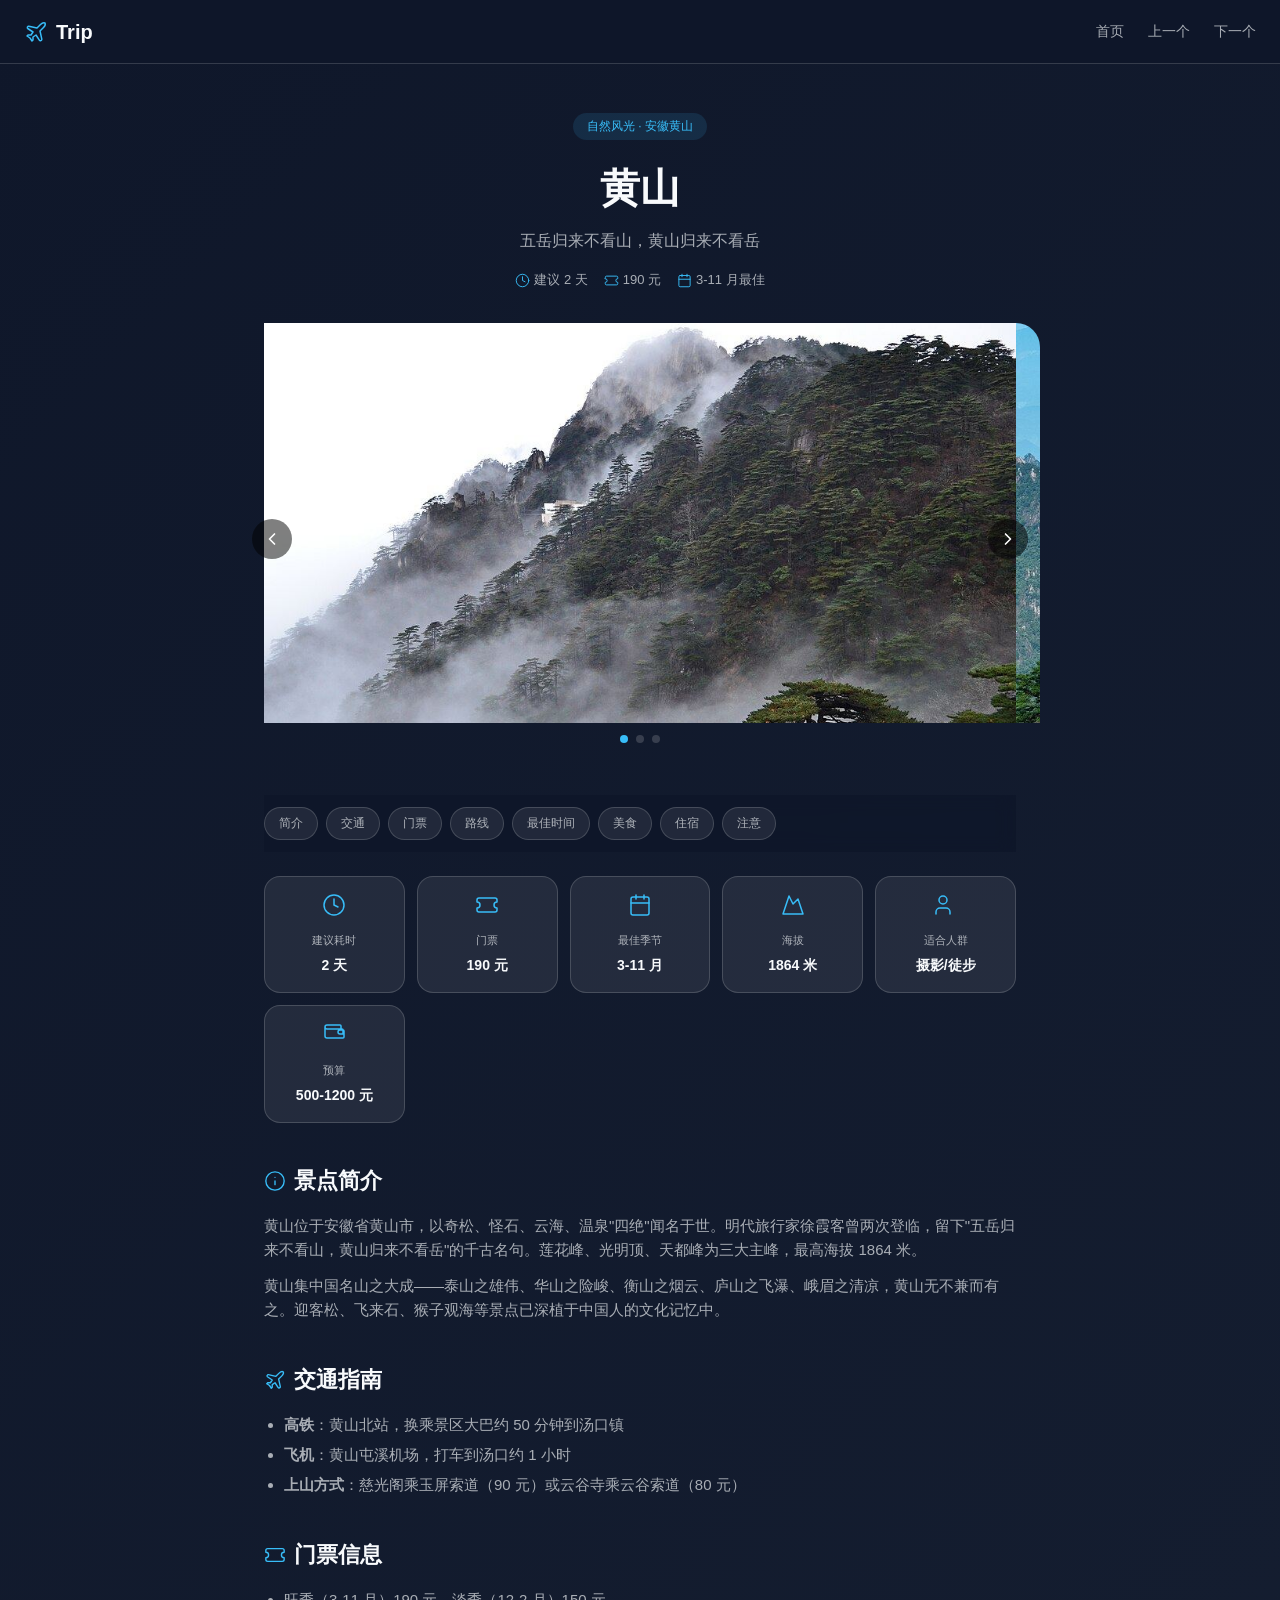
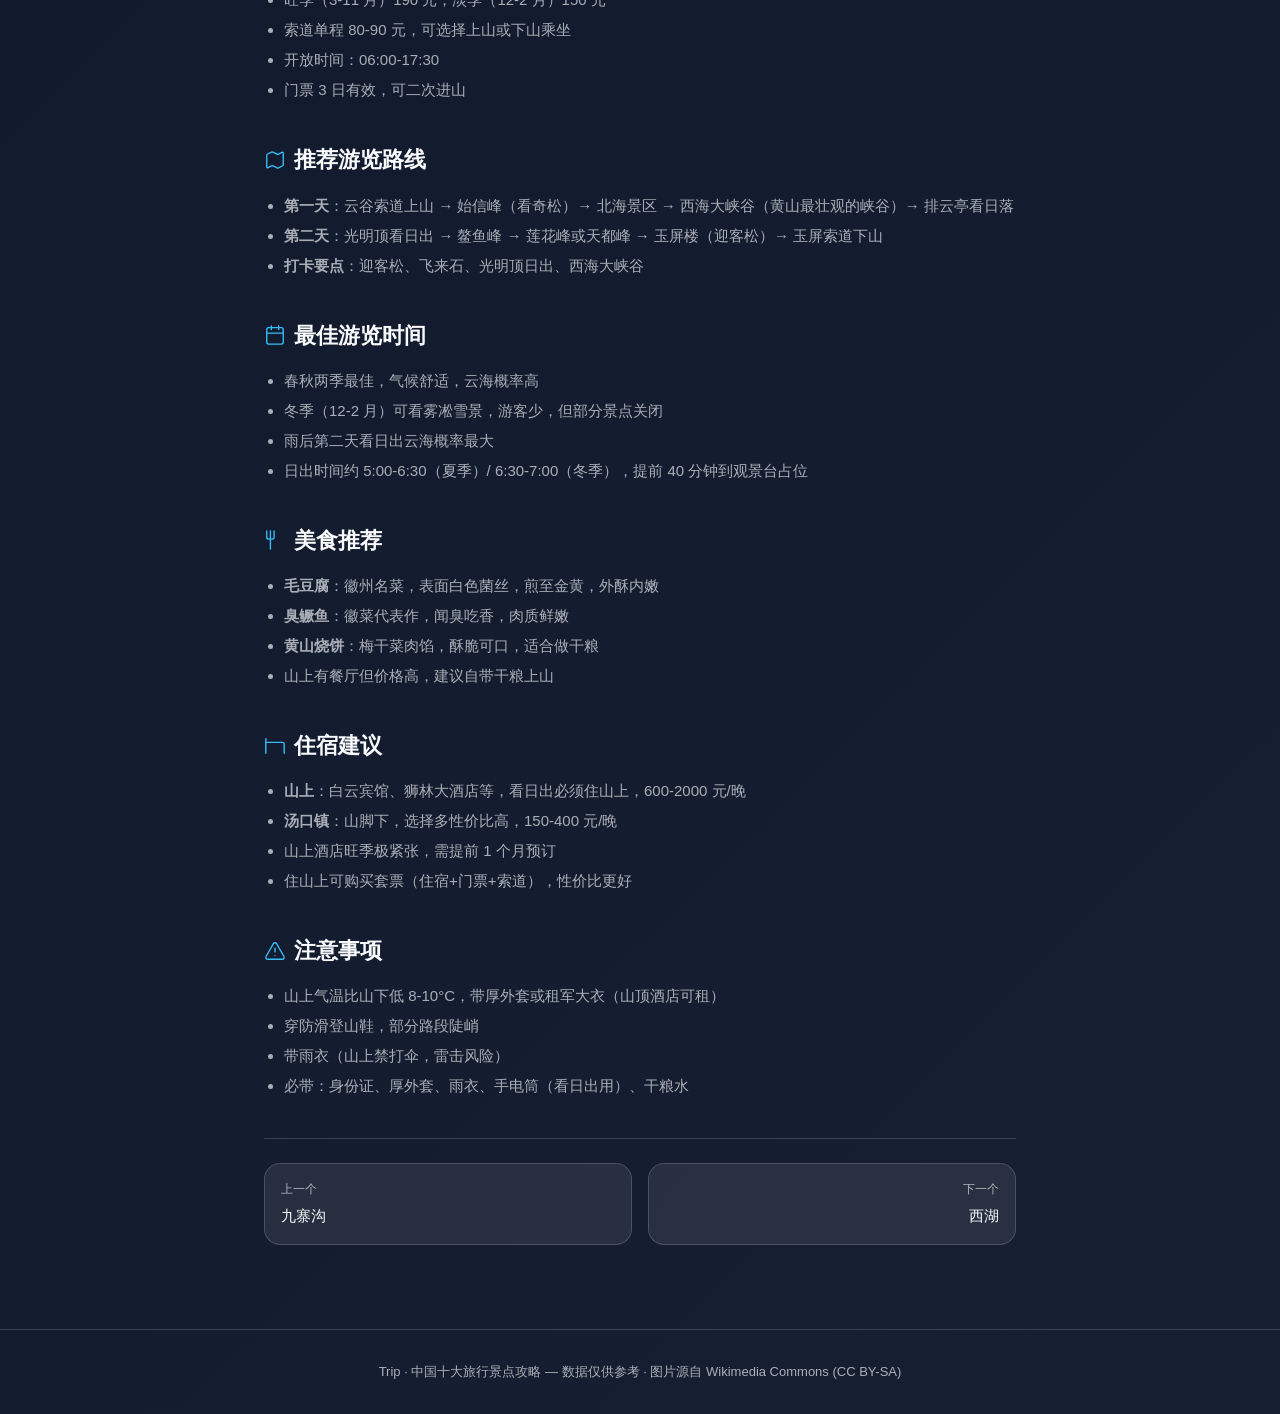
<file: spots/huangshan.html>
<!DOCTYPE html>
<html lang="zh-CN">
<head>
  <meta charset="UTF-8" />
  <meta name="viewport" content="width=device-width, initial-scale=1" />
  <title>黄山 — Trip 旅行攻略</title>
  <link rel="stylesheet" href="../css/style.css" />
</head>
<body>
  <nav class="navbar">
    <a class="nav-brand" href="../index.html">
      <svg xmlns="http://www.w3.org/2000/svg" viewBox="0 0 24 24" fill="none" stroke="currentColor" stroke-width="1.5" stroke-linecap="round" stroke-linejoin="round"><path d="M17.8 19.2 16 11l3.5-3.5C21 6 21.5 4 21 3c-1-.5-3 0-4.5 1.5L13 8 4.8 6.2c-.5-.1-.9.1-1.1.5l-.3.5c-.2.5-.1 1 .3 1.3L9 12l-2 3H4l-1 1 3 2 2 3 1-1v-3l3-2 3.5 5.3c.3.4.8.5 1.3.3l.5-.2c.4-.3.6-.7.5-1.2z"/></svg>
      Trip
    </a>
    <button class="nav-toggle" aria-label="菜单"><svg xmlns="http://www.w3.org/2000/svg" viewBox="0 0 24 24" fill="none" stroke="currentColor" stroke-width="2" stroke-linecap="round"><path d="M4 6h16M4 12h16M4 18h16"/></svg></button>
    <div class="nav-links">
      <a href="../index.html">首页</a>
      <a href="jiuzhaigou.html">上一个</a>
      <a href="west-lake.html">下一个</a>
    </div>
  </nav>
  <header class="detail-header">
    <span class="badge">自然风光 · 安徽黄山</span>
    <h1>黄山</h1>
    <p class="tagline">五岳归来不看山，黄山归来不看岳</p>
    <div class="meta-row">
      <span><svg xmlns="http://www.w3.org/2000/svg" viewBox="0 0 24 24" fill="none" stroke="currentColor" stroke-width="1.5" stroke-linecap="round" stroke-linejoin="round"><circle cx="12" cy="12" r="10"/><path d="M12 6v6l4 2"/></svg>建议 2 天</span>
      <span><svg xmlns="http://www.w3.org/2000/svg" viewBox="0 0 24 24" fill="none" stroke="currentColor" stroke-width="1.5" stroke-linecap="round" stroke-linejoin="round"><path d="M2 9a3 3 0 0 1 0 6v2a2 2 0 0 0 2 2h16a2 2 0 0 0 2-2v-2a3 3 0 0 1 0-6V7a2 2 0 0 0-2-2H4a2 2 0 0 0-2 2Z"/></svg>190 元</span>
      <span><svg xmlns="http://www.w3.org/2000/svg" viewBox="0 0 24 24" fill="none" stroke="currentColor" stroke-width="1.5" stroke-linecap="round" stroke-linejoin="round"><rect width="18" height="18" x="3" y="4" rx="2"/><path d="M16 2v4M8 2v4M3 10h18"/></svg>3-11 月最佳</span>
    </div>
  </header>
  <div class="carousel">
    <div class="carousel-track">
      <div class="carousel-slide" style="background-image:url(../assets/images/huangshan-1.jpg),linear-gradient(135deg,#37474f,#78909c)"></div>
      <div class="carousel-slide" style="background-image:url(../assets/images/huangshan-2.jpg),linear-gradient(135deg,#455a64,#90a4ae)"></div>
      <div class="carousel-slide" style="background-image:url(../assets/images/huangshan-3.jpg),linear-gradient(135deg,#263238,#607d8b)"></div>
    </div>
    <button class="carousel-btn prev" aria-label="上一张"><svg xmlns="http://www.w3.org/2000/svg" viewBox="0 0 24 24" fill="none" stroke="currentColor" stroke-width="2" stroke-linecap="round" stroke-linejoin="round"><path d="m15 18-6-6 6-6"/></svg></button>
    <button class="carousel-btn next" aria-label="下一张"><svg xmlns="http://www.w3.org/2000/svg" viewBox="0 0 24 24" fill="none" stroke="currentColor" stroke-width="2" stroke-linecap="round" stroke-linejoin="round"><path d="m9 18 6-6-6-6"/></svg></button>
    <div class="carousel-dots"><button class="active" aria-label="第1张"></button><button aria-label="第2张"></button><button aria-label="第3张"></button></div>
  </div>
  <div class="detail-content">
    <nav class="section-nav"><a href="#intro" class="active">简介</a><a href="#transport">交通</a><a href="#tickets">门票</a><a href="#routes">路线</a><a href="#season">最佳时间</a><a href="#food">美食</a><a href="#stay">住宿</a><a href="#tips">注意</a></nav>
    <div class="info-cards">
      <div class="info-card"><svg xmlns="http://www.w3.org/2000/svg" viewBox="0 0 24 24" fill="none" stroke="currentColor" stroke-width="1.5" stroke-linecap="round" stroke-linejoin="round"><circle cx="12" cy="12" r="10"/><path d="M12 6v6l4 2"/></svg><div class="label">建议耗时</div><div class="value">2 天</div></div>
      <div class="info-card"><svg xmlns="http://www.w3.org/2000/svg" viewBox="0 0 24 24" fill="none" stroke="currentColor" stroke-width="1.5" stroke-linecap="round" stroke-linejoin="round"><path d="M2 9a3 3 0 0 1 0 6v2a2 2 0 0 0 2 2h16a2 2 0 0 0 2-2v-2a3 3 0 0 1 0-6V7a2 2 0 0 0-2-2H4a2 2 0 0 0-2 2Z"/></svg><div class="label">门票</div><div class="value">190 元</div></div>
      <div class="info-card"><svg xmlns="http://www.w3.org/2000/svg" viewBox="0 0 24 24" fill="none" stroke="currentColor" stroke-width="1.5" stroke-linecap="round" stroke-linejoin="round"><rect width="18" height="18" x="3" y="4" rx="2"/><path d="M16 2v4M8 2v4M3 10h18"/></svg><div class="label">最佳季节</div><div class="value">3-11 月</div></div>
      <div class="info-card"><svg xmlns="http://www.w3.org/2000/svg" viewBox="0 0 24 24" fill="none" stroke="currentColor" stroke-width="1.5" stroke-linecap="round" stroke-linejoin="round"><path d="m8 3 4 8 5-5 5 15H2L8 3z"/></svg><div class="label">海拔</div><div class="value">1864 米</div></div>
      <div class="info-card"><svg xmlns="http://www.w3.org/2000/svg" viewBox="0 0 24 24" fill="none" stroke="currentColor" stroke-width="1.5" stroke-linecap="round" stroke-linejoin="round"><path d="M16 21v-2a4 4 0 0 0-4-4H6a4 4 0 0 0-4 4v2"/><circle cx="9" cy="7" r="4"/></svg><div class="label">适合人群</div><div class="value">摄影/徒步</div></div>
      <div class="info-card"><svg xmlns="http://www.w3.org/2000/svg" viewBox="0 0 24 24" fill="none" stroke="currentColor" stroke-width="1.5" stroke-linecap="round" stroke-linejoin="round"><path d="M19 7V4a1 1 0 0 0-1-1H5a2 2 0 0 0 0 4h15a1 1 0 0 1 1 1v4h-3a2 2 0 0 1 0-4h3a1 1 0 0 1 1 1v6a1 1 0 0 1-1 1H5a2 2 0 0 1-2-2V5"/></svg><div class="label">预算</div><div class="value">500-1200 元</div></div>
    </div>
    <section class="detail-section" id="intro">
      <h2><svg xmlns="http://www.w3.org/2000/svg" viewBox="0 0 24 24" fill="none" stroke="currentColor" stroke-width="1.5" stroke-linecap="round" stroke-linejoin="round"><circle cx="12" cy="12" r="10"/><path d="M12 16v-4"/><path d="M12 8h.01"/></svg>景点简介</h2>
      <p>黄山位于安徽省黄山市，以奇松、怪石、云海、温泉"四绝"闻名于世。明代旅行家徐霞客曾两次登临，留下"五岳归来不看山，黄山归来不看岳"的千古名句。莲花峰、光明顶、天都峰为三大主峰，最高海拔 1864 米。</p>
      <p>黄山集中国名山之大成——泰山之雄伟、华山之险峻、衡山之烟云、庐山之飞瀑、峨眉之清凉，黄山无不兼而有之。迎客松、飞来石、猴子观海等景点已深植于中国人的文化记忆中。</p>
    </section>
    <section class="detail-section" id="transport">
      <h2><svg xmlns="http://www.w3.org/2000/svg" viewBox="0 0 24 24" fill="none" stroke="currentColor" stroke-width="1.5" stroke-linecap="round" stroke-linejoin="round"><path d="M17.8 19.2 16 11l3.5-3.5C21 6 21.5 4 21 3c-1-.5-3 0-4.5 1.5L13 8 4.8 6.2c-.5-.1-.9.1-1.1.5l-.3.5c-.2.5-.1 1 .3 1.3L9 12l-2 3H4l-1 1 3 2 2 3 1-1v-3l3-2 3.5 5.3c.3.4.8.5 1.3.3l.5-.2c.4-.3.6-.7.5-1.2z"/></svg>交通指南</h2>
      <ul>
        <li><strong>高铁</strong>：黄山北站，换乘景区大巴约 50 分钟到汤口镇</li>
        <li><strong>飞机</strong>：黄山屯溪机场，打车到汤口约 1 小时</li>
        <li><strong>上山方式</strong>：慈光阁乘玉屏索道（90 元）或云谷寺乘云谷索道（80 元）</li>
      </ul>
    </section>
    <section class="detail-section" id="tickets">
      <h2><svg xmlns="http://www.w3.org/2000/svg" viewBox="0 0 24 24" fill="none" stroke="currentColor" stroke-width="1.5" stroke-linecap="round" stroke-linejoin="round"><path d="M2 9a3 3 0 0 1 0 6v2a2 2 0 0 0 2 2h16a2 2 0 0 0 2-2v-2a3 3 0 0 1 0-6V7a2 2 0 0 0-2-2H4a2 2 0 0 0-2 2Z"/></svg>门票信息</h2>
      <ul>
        <li>旺季（3-11 月）190 元，淡季（12-2 月）150 元</li>
        <li>索道单程 80-90 元，可选择上山或下山乘坐</li>
        <li>开放时间：06:00-17:30</li>
        <li>门票 3 日有效，可二次进山</li>
      </ul>
    </section>
    <section class="detail-section" id="routes">
      <h2><svg xmlns="http://www.w3.org/2000/svg" viewBox="0 0 24 24" fill="none" stroke="currentColor" stroke-width="1.5" stroke-linecap="round" stroke-linejoin="round"><path d="M14.106 5.553a2 2 0 0 0 1.788 0l3.659-1.83A1 1 0 0 1 21 4.619v12.764a1 1 0 0 1-.553.894l-4.553 2.277a2 2 0 0 1-1.788 0l-4.212-2.106a2 2 0 0 0-1.788 0l-3.659 1.83A1 1 0 0 1 3 19.381V6.618a1 1 0 0 1 .553-.894l4.553-2.277a2 2 0 0 1 1.788 0Z"/></svg>推荐游览路线</h2>
      <ul>
        <li><strong>第一天</strong>：云谷索道上山 → 始信峰（看奇松）→ 北海景区 → 西海大峡谷（黄山最壮观的峡谷）→ 排云亭看日落</li>
        <li><strong>第二天</strong>：光明顶看日出 → 鳌鱼峰 → 莲花峰或天都峰 → 玉屏楼（迎客松）→ 玉屏索道下山</li>
        <li><strong>打卡要点</strong>：迎客松、飞来石、光明顶日出、西海大峡谷</li>
      </ul>
    </section>
    <section class="detail-section" id="season">
      <h2><svg xmlns="http://www.w3.org/2000/svg" viewBox="0 0 24 24" fill="none" stroke="currentColor" stroke-width="1.5" stroke-linecap="round" stroke-linejoin="round"><rect width="18" height="18" x="3" y="4" rx="2"/><path d="M16 2v4M8 2v4M3 10h18"/></svg>最佳游览时间</h2>
      <ul>
        <li>春秋两季最佳，气候舒适，云海概率高</li>
        <li>冬季（12-2 月）可看雾凇雪景，游客少，但部分景点关闭</li>
        <li>雨后第二天看日出云海概率最大</li>
        <li>日出时间约 5:00-6:30（夏季）/ 6:30-7:00（冬季），提前 40 分钟到观景台占位</li>
      </ul>
    </section>
    <section class="detail-section" id="food">
      <h2><svg xmlns="http://www.w3.org/2000/svg" viewBox="0 0 24 24" fill="none" stroke="currentColor" stroke-width="1.5" stroke-linecap="round" stroke-linejoin="round"><path d="M3 2v7c0 1.1.9 2 2 2h4a2 2 0 0 0 2-2V2"/><path d="M7 2v20"/></svg>美食推荐</h2>
      <ul>
        <li><strong>毛豆腐</strong>：徽州名菜，表面白色菌丝，煎至金黄，外酥内嫩</li>
        <li><strong>臭鳜鱼</strong>：徽菜代表作，闻臭吃香，肉质鲜嫩</li>
        <li><strong>黄山烧饼</strong>：梅干菜肉馅，酥脆可口，适合做干粮</li>
        <li>山上有餐厅但价格高，建议自带干粮上山</li>
      </ul>
    </section>
    <section class="detail-section" id="stay">
      <h2><svg xmlns="http://www.w3.org/2000/svg" viewBox="0 0 24 24" fill="none" stroke="currentColor" stroke-width="1.5" stroke-linecap="round" stroke-linejoin="round"><path d="M2 4v16"/><path d="M2 8h18a2 2 0 0 1 2 2v10"/></svg>住宿建议</h2>
      <ul>
        <li><strong>山上</strong>：白云宾馆、狮林大酒店等，看日出必须住山上，600-2000 元/晚</li>
        <li><strong>汤口镇</strong>：山脚下，选择多性价比高，150-400 元/晚</li>
        <li>山上酒店旺季极紧张，需提前 1 个月预订</li>
        <li>住山上可购买套票（住宿+门票+索道），性价比更好</li>
      </ul>
    </section>
    <section class="detail-section" id="tips">
      <h2><svg xmlns="http://www.w3.org/2000/svg" viewBox="0 0 24 24" fill="none" stroke="currentColor" stroke-width="1.5" stroke-linecap="round" stroke-linejoin="round"><path d="m21.73 18-8-14a2 2 0 0 0-3.46 0l-8 14A2 2 0 0 0 4 21h16a2 2 0 0 0 1.73-3Z"/><path d="M12 9v4"/><path d="M12 17h.01"/></svg>注意事项</h2>
      <ul>
        <li>山上气温比山下低 8-10°C，带厚外套或租军大衣（山顶酒店可租）</li>
        <li>穿防滑登山鞋，部分路段陡峭</li>
        <li>带雨衣（山上禁打伞，雷击风险）</li>
        <li>必带：身份证、厚外套、雨衣、手电筒（看日出用）、干粮水</li>
      </ul>
    </section>
    <nav class="spot-nav">
      <a href="jiuzhaigou.html"><div class="nav-label">上一个</div><div class="nav-name">九寨沟</div></a>
      <a href="west-lake.html" class="next"><div class="nav-label">下一个</div><div class="nav-name">西湖</div></a>
    </nav>
  </div>
  <footer class="footer">Trip · 中国十大旅行景点攻略 — 数据仅供参考 · 图片源自 Wikimedia Commons (CC BY-SA)</footer>
  <button class="back-top" id="backTop" aria-label="返回顶部"><svg xmlns="http://www.w3.org/2000/svg" viewBox="0 0 24 24" fill="none" stroke="currentColor" stroke-width="2" stroke-linecap="round" stroke-linejoin="round"><path d="m18 15-6-6-6 6"/></svg></button>
  <script src="../js/main.js"></script>
</body>
</html>
</file>
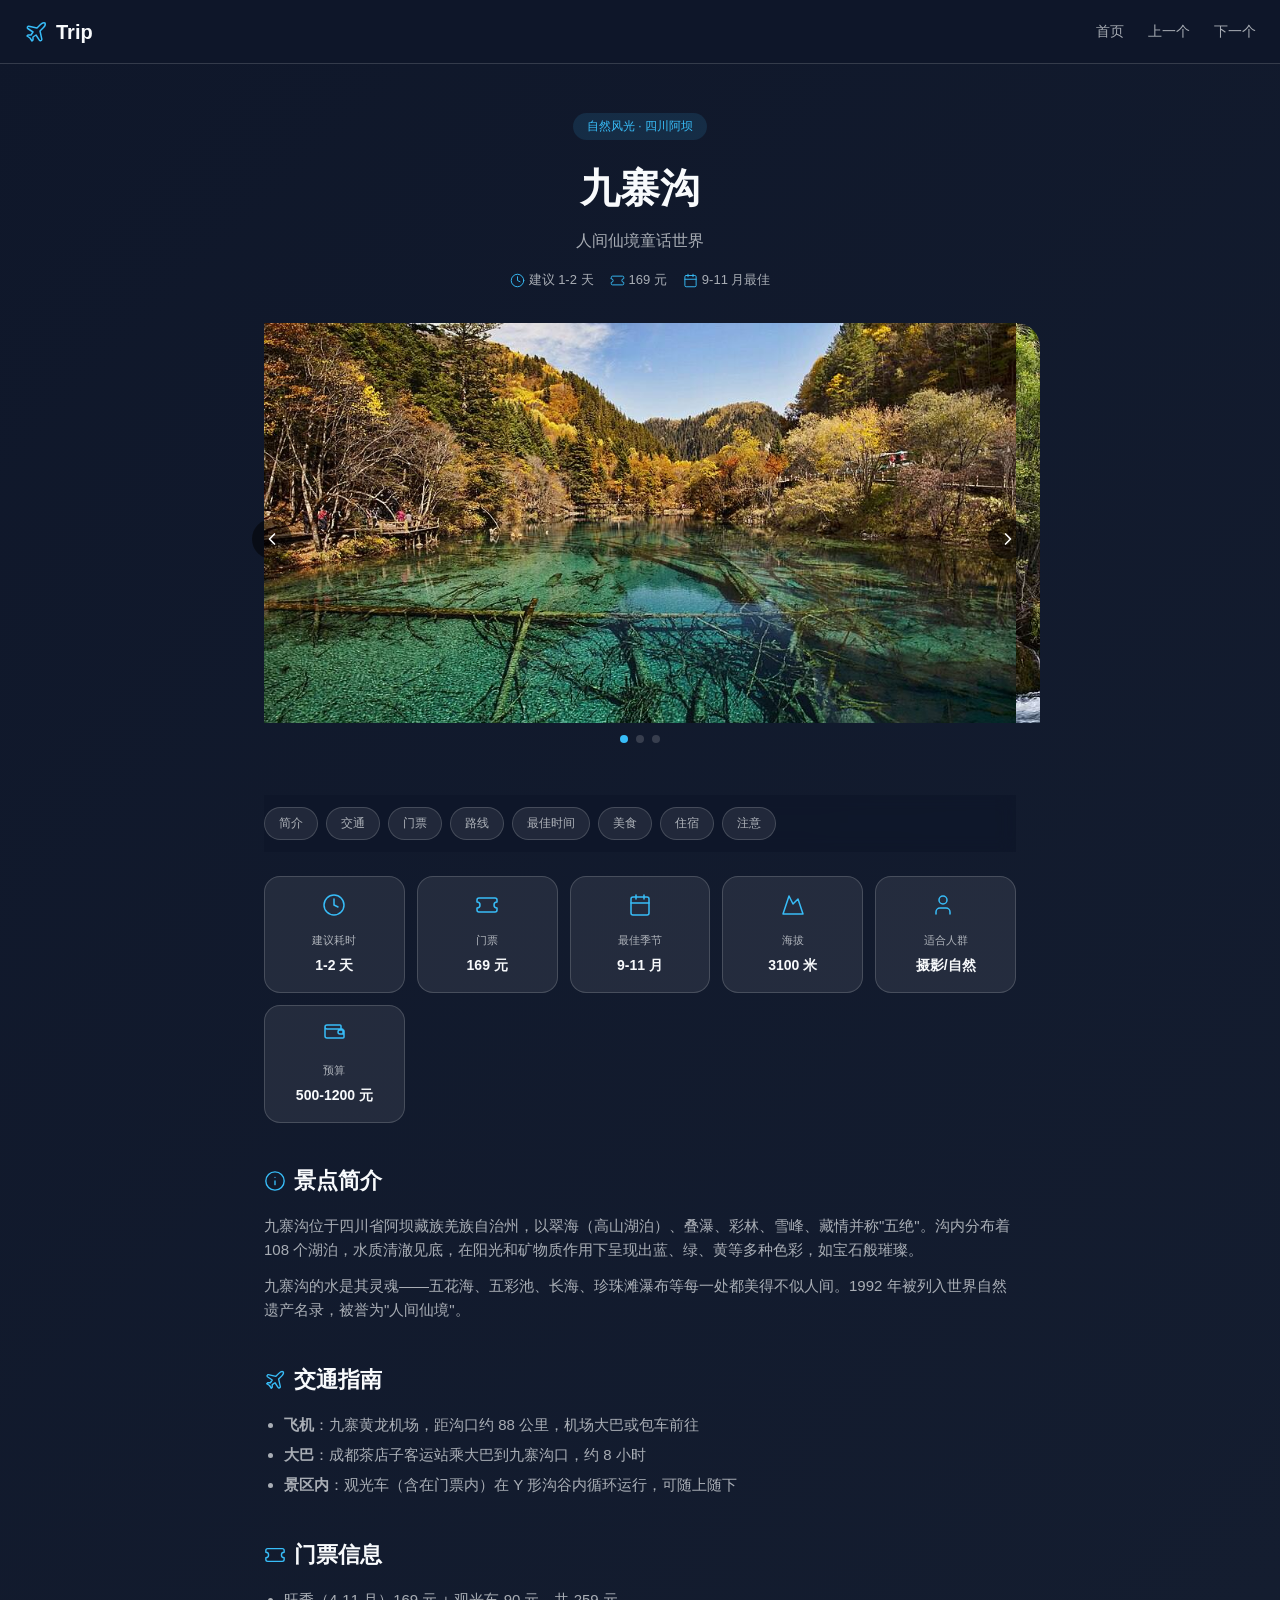
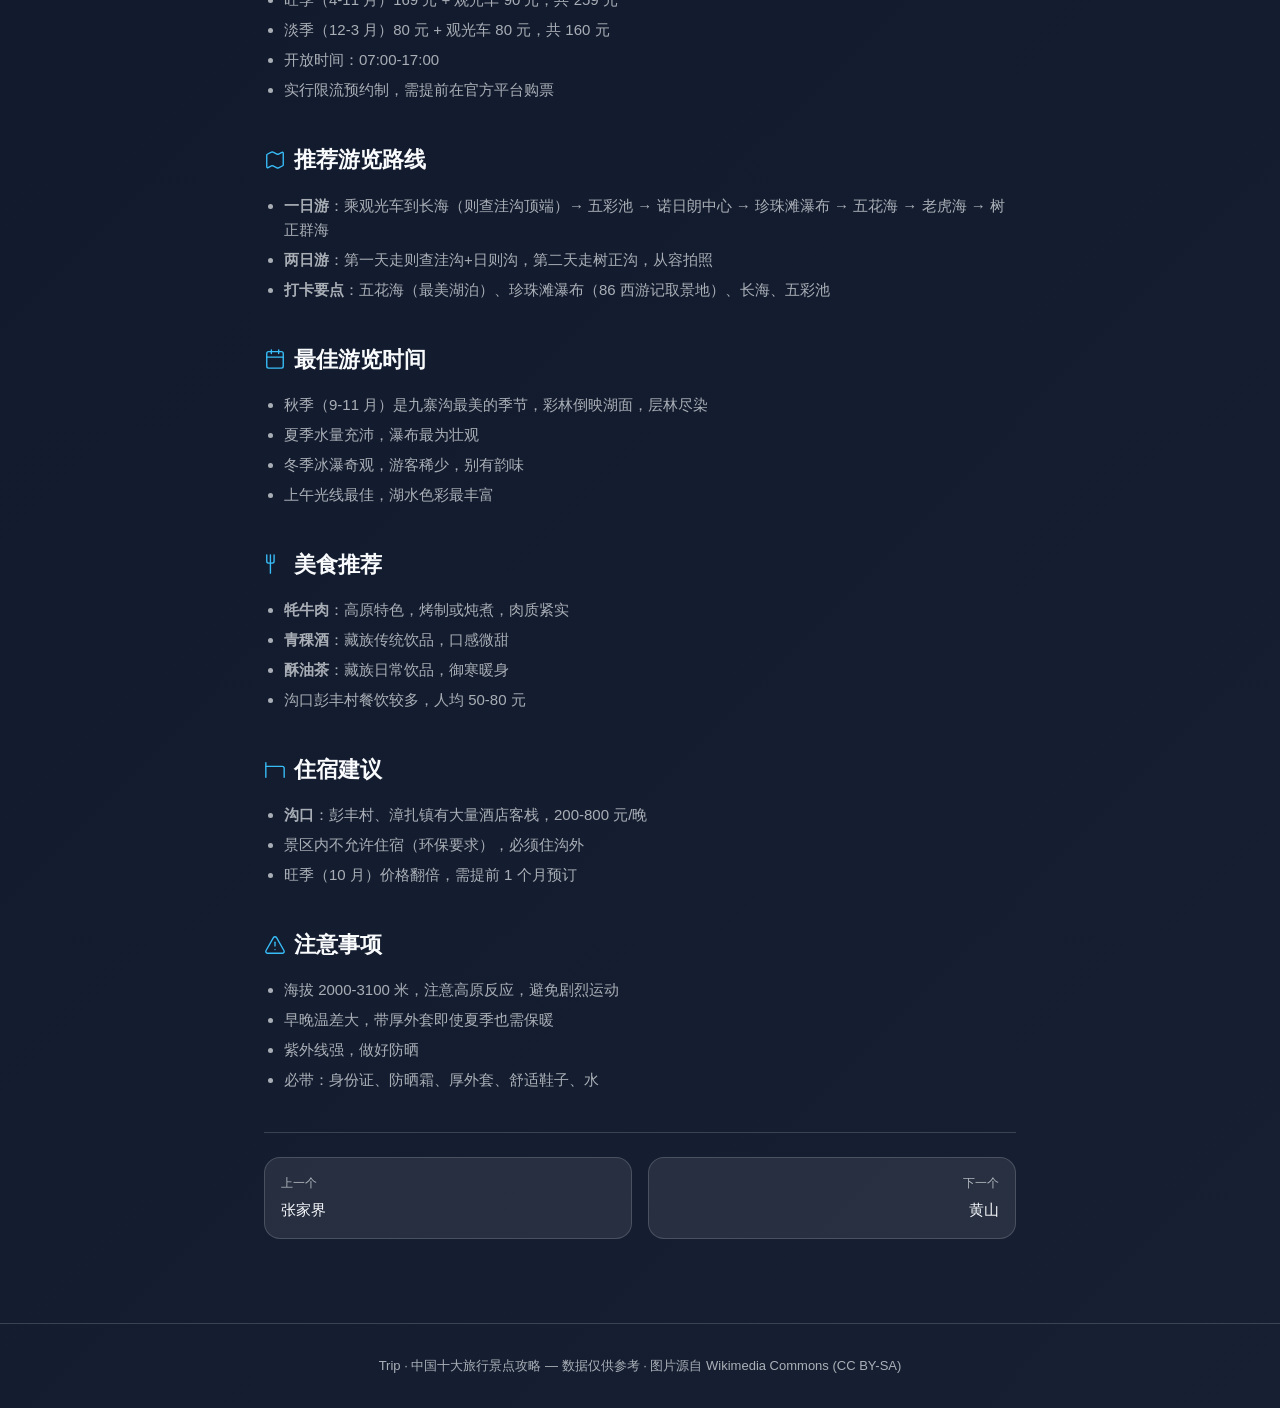
<file: spots/jiuzhaigou.html>
<!DOCTYPE html>
<html lang="zh-CN">
<head>
  <meta charset="UTF-8" />
  <meta name="viewport" content="width=device-width, initial-scale=1" />
  <title>九寨沟 — Trip 旅行攻略</title>
  <link rel="stylesheet" href="../css/style.css" />
</head>
<body>
  <nav class="navbar">
    <a class="nav-brand" href="../index.html">
      <svg xmlns="http://www.w3.org/2000/svg" viewBox="0 0 24 24" fill="none" stroke="currentColor" stroke-width="1.5" stroke-linecap="round" stroke-linejoin="round"><path d="M17.8 19.2 16 11l3.5-3.5C21 6 21.5 4 21 3c-1-.5-3 0-4.5 1.5L13 8 4.8 6.2c-.5-.1-.9.1-1.1.5l-.3.5c-.2.5-.1 1 .3 1.3L9 12l-2 3H4l-1 1 3 2 2 3 1-1v-3l3-2 3.5 5.3c.3.4.8.5 1.3.3l.5-.2c.4-.3.6-.7.5-1.2z"/></svg>
      Trip
    </a>
    <button class="nav-toggle" aria-label="菜单"><svg xmlns="http://www.w3.org/2000/svg" viewBox="0 0 24 24" fill="none" stroke="currentColor" stroke-width="2" stroke-linecap="round"><path d="M4 6h16M4 12h16M4 18h16"/></svg></button>
    <div class="nav-links">
      <a href="../index.html">首页</a>
      <a href="zhangjiajie.html">上一个</a>
      <a href="huangshan.html">下一个</a>
    </div>
  </nav>
  <header class="detail-header">
    <span class="badge">自然风光 · 四川阿坝</span>
    <h1>九寨沟</h1>
    <p class="tagline">人间仙境童话世界</p>
    <div class="meta-row">
      <span><svg xmlns="http://www.w3.org/2000/svg" viewBox="0 0 24 24" fill="none" stroke="currentColor" stroke-width="1.5" stroke-linecap="round" stroke-linejoin="round"><circle cx="12" cy="12" r="10"/><path d="M12 6v6l4 2"/></svg>建议 1-2 天</span>
      <span><svg xmlns="http://www.w3.org/2000/svg" viewBox="0 0 24 24" fill="none" stroke="currentColor" stroke-width="1.5" stroke-linecap="round" stroke-linejoin="round"><path d="M2 9a3 3 0 0 1 0 6v2a2 2 0 0 0 2 2h16a2 2 0 0 0 2-2v-2a3 3 0 0 1 0-6V7a2 2 0 0 0-2-2H4a2 2 0 0 0-2 2Z"/></svg>169 元</span>
      <span><svg xmlns="http://www.w3.org/2000/svg" viewBox="0 0 24 24" fill="none" stroke="currentColor" stroke-width="1.5" stroke-linecap="round" stroke-linejoin="round"><rect width="18" height="18" x="3" y="4" rx="2"/><path d="M16 2v4M8 2v4M3 10h18"/></svg>9-11 月最佳</span>
    </div>
  </header>
  <div class="carousel">
    <div class="carousel-track">
      <div class="carousel-slide" style="background-image:url(../assets/images/jiuzhaigou-1.jpg),linear-gradient(135deg,#006064,#00bcd4)"></div>
      <div class="carousel-slide" style="background-image:url(../assets/images/jiuzhaigou-2.jpg),linear-gradient(135deg,#00838f,#26c6da)"></div>
      <div class="carousel-slide" style="background-image:url(../assets/images/jiuzhaigou-3.jpg),linear-gradient(135deg,#006064,#80deea)"></div>
    </div>
    <button class="carousel-btn prev" aria-label="上一张"><svg xmlns="http://www.w3.org/2000/svg" viewBox="0 0 24 24" fill="none" stroke="currentColor" stroke-width="2" stroke-linecap="round" stroke-linejoin="round"><path d="m15 18-6-6 6-6"/></svg></button>
    <button class="carousel-btn next" aria-label="下一张"><svg xmlns="http://www.w3.org/2000/svg" viewBox="0 0 24 24" fill="none" stroke="currentColor" stroke-width="2" stroke-linecap="round" stroke-linejoin="round"><path d="m9 18 6-6-6-6"/></svg></button>
    <div class="carousel-dots"><button class="active" aria-label="第1张"></button><button aria-label="第2张"></button><button aria-label="第3张"></button></div>
  </div>
  <div class="detail-content">
    <nav class="section-nav"><a href="#intro" class="active">简介</a><a href="#transport">交通</a><a href="#tickets">门票</a><a href="#routes">路线</a><a href="#season">最佳时间</a><a href="#food">美食</a><a href="#stay">住宿</a><a href="#tips">注意</a></nav>
    <div class="info-cards">
      <div class="info-card"><svg xmlns="http://www.w3.org/2000/svg" viewBox="0 0 24 24" fill="none" stroke="currentColor" stroke-width="1.5" stroke-linecap="round" stroke-linejoin="round"><circle cx="12" cy="12" r="10"/><path d="M12 6v6l4 2"/></svg><div class="label">建议耗时</div><div class="value">1-2 天</div></div>
      <div class="info-card"><svg xmlns="http://www.w3.org/2000/svg" viewBox="0 0 24 24" fill="none" stroke="currentColor" stroke-width="1.5" stroke-linecap="round" stroke-linejoin="round"><path d="M2 9a3 3 0 0 1 0 6v2a2 2 0 0 0 2 2h16a2 2 0 0 0 2-2v-2a3 3 0 0 1 0-6V7a2 2 0 0 0-2-2H4a2 2 0 0 0-2 2Z"/></svg><div class="label">门票</div><div class="value">169 元</div></div>
      <div class="info-card"><svg xmlns="http://www.w3.org/2000/svg" viewBox="0 0 24 24" fill="none" stroke="currentColor" stroke-width="1.5" stroke-linecap="round" stroke-linejoin="round"><rect width="18" height="18" x="3" y="4" rx="2"/><path d="M16 2v4M8 2v4M3 10h18"/></svg><div class="label">最佳季节</div><div class="value">9-11 月</div></div>
      <div class="info-card"><svg xmlns="http://www.w3.org/2000/svg" viewBox="0 0 24 24" fill="none" stroke="currentColor" stroke-width="1.5" stroke-linecap="round" stroke-linejoin="round"><path d="m8 3 4 8 5-5 5 15H2L8 3z"/></svg><div class="label">海拔</div><div class="value">3100 米</div></div>
      <div class="info-card"><svg xmlns="http://www.w3.org/2000/svg" viewBox="0 0 24 24" fill="none" stroke="currentColor" stroke-width="1.5" stroke-linecap="round" stroke-linejoin="round"><path d="M16 21v-2a4 4 0 0 0-4-4H6a4 4 0 0 0-4 4v2"/><circle cx="9" cy="7" r="4"/></svg><div class="label">适合人群</div><div class="value">摄影/自然</div></div>
      <div class="info-card"><svg xmlns="http://www.w3.org/2000/svg" viewBox="0 0 24 24" fill="none" stroke="currentColor" stroke-width="1.5" stroke-linecap="round" stroke-linejoin="round"><path d="M19 7V4a1 1 0 0 0-1-1H5a2 2 0 0 0 0 4h15a1 1 0 0 1 1 1v4h-3a2 2 0 0 1 0-4h3a1 1 0 0 1 1 1v6a1 1 0 0 1-1 1H5a2 2 0 0 1-2-2V5"/></svg><div class="label">预算</div><div class="value">500-1200 元</div></div>
    </div>
    <section class="detail-section" id="intro">
      <h2><svg xmlns="http://www.w3.org/2000/svg" viewBox="0 0 24 24" fill="none" stroke="currentColor" stroke-width="1.5" stroke-linecap="round" stroke-linejoin="round"><circle cx="12" cy="12" r="10"/><path d="M12 16v-4"/><path d="M12 8h.01"/></svg>景点简介</h2>
      <p>九寨沟位于四川省阿坝藏族羌族自治州，以翠海（高山湖泊）、叠瀑、彩林、雪峰、藏情并称"五绝"。沟内分布着 108 个湖泊，水质清澈见底，在阳光和矿物质作用下呈现出蓝、绿、黄等多种色彩，如宝石般璀璨。</p>
      <p>九寨沟的水是其灵魂——五花海、五彩池、长海、珍珠滩瀑布等每一处都美得不似人间。1992 年被列入世界自然遗产名录，被誉为"人间仙境"。</p>
    </section>
    <section class="detail-section" id="transport">
      <h2><svg xmlns="http://www.w3.org/2000/svg" viewBox="0 0 24 24" fill="none" stroke="currentColor" stroke-width="1.5" stroke-linecap="round" stroke-linejoin="round"><path d="M17.8 19.2 16 11l3.5-3.5C21 6 21.5 4 21 3c-1-.5-3 0-4.5 1.5L13 8 4.8 6.2c-.5-.1-.9.1-1.1.5l-.3.5c-.2.5-.1 1 .3 1.3L9 12l-2 3H4l-1 1 3 2 2 3 1-1v-3l3-2 3.5 5.3c.3.4.8.5 1.3.3l.5-.2c.4-.3.6-.7.5-1.2z"/></svg>交通指南</h2>
      <ul>
        <li><strong>飞机</strong>：九寨黄龙机场，距沟口约 88 公里，机场大巴或包车前往</li>
        <li><strong>大巴</strong>：成都茶店子客运站乘大巴到九寨沟口，约 8 小时</li>
        <li><strong>景区内</strong>：观光车（含在门票内）在 Y 形沟谷内循环运行，可随上随下</li>
      </ul>
    </section>
    <section class="detail-section" id="tickets">
      <h2><svg xmlns="http://www.w3.org/2000/svg" viewBox="0 0 24 24" fill="none" stroke="currentColor" stroke-width="1.5" stroke-linecap="round" stroke-linejoin="round"><path d="M2 9a3 3 0 0 1 0 6v2a2 2 0 0 0 2 2h16a2 2 0 0 0 2-2v-2a3 3 0 0 1 0-6V7a2 2 0 0 0-2-2H4a2 2 0 0 0-2 2Z"/></svg>门票信息</h2>
      <ul>
        <li>旺季（4-11 月）169 元 + 观光车 90 元，共 259 元</li>
        <li>淡季（12-3 月）80 元 + 观光车 80 元，共 160 元</li>
        <li>开放时间：07:00-17:00</li>
        <li>实行限流预约制，需提前在官方平台购票</li>
      </ul>
    </section>
    <section class="detail-section" id="routes">
      <h2><svg xmlns="http://www.w3.org/2000/svg" viewBox="0 0 24 24" fill="none" stroke="currentColor" stroke-width="1.5" stroke-linecap="round" stroke-linejoin="round"><path d="M14.106 5.553a2 2 0 0 0 1.788 0l3.659-1.83A1 1 0 0 1 21 4.619v12.764a1 1 0 0 1-.553.894l-4.553 2.277a2 2 0 0 1-1.788 0l-4.212-2.106a2 2 0 0 0-1.788 0l-3.659 1.83A1 1 0 0 1 3 19.381V6.618a1 1 0 0 1 .553-.894l4.553-2.277a2 2 0 0 1 1.788 0Z"/></svg>推荐游览路线</h2>
      <ul>
        <li><strong>一日游</strong>：乘观光车到长海（则查洼沟顶端）→ 五彩池 → 诺日朗中心 → 珍珠滩瀑布 → 五花海 → 老虎海 → 树正群海</li>
        <li><strong>两日游</strong>：第一天走则查洼沟+日则沟，第二天走树正沟，从容拍照</li>
        <li><strong>打卡要点</strong>：五花海（最美湖泊）、珍珠滩瀑布（86 西游记取景地）、长海、五彩池</li>
      </ul>
    </section>
    <section class="detail-section" id="season">
      <h2><svg xmlns="http://www.w3.org/2000/svg" viewBox="0 0 24 24" fill="none" stroke="currentColor" stroke-width="1.5" stroke-linecap="round" stroke-linejoin="round"><rect width="18" height="18" x="3" y="4" rx="2"/><path d="M16 2v4M8 2v4M3 10h18"/></svg>最佳游览时间</h2>
      <ul>
        <li>秋季（9-11 月）是九寨沟最美的季节，彩林倒映湖面，层林尽染</li>
        <li>夏季水量充沛，瀑布最为壮观</li>
        <li>冬季冰瀑奇观，游客稀少，别有韵味</li>
        <li>上午光线最佳，湖水色彩最丰富</li>
      </ul>
    </section>
    <section class="detail-section" id="food">
      <h2><svg xmlns="http://www.w3.org/2000/svg" viewBox="0 0 24 24" fill="none" stroke="currentColor" stroke-width="1.5" stroke-linecap="round" stroke-linejoin="round"><path d="M3 2v7c0 1.1.9 2 2 2h4a2 2 0 0 0 2-2V2"/><path d="M7 2v20"/></svg>美食推荐</h2>
      <ul>
        <li><strong>牦牛肉</strong>：高原特色，烤制或炖煮，肉质紧实</li>
        <li><strong>青稞酒</strong>：藏族传统饮品，口感微甜</li>
        <li><strong>酥油茶</strong>：藏族日常饮品，御寒暖身</li>
        <li>沟口彭丰村餐饮较多，人均 50-80 元</li>
      </ul>
    </section>
    <section class="detail-section" id="stay">
      <h2><svg xmlns="http://www.w3.org/2000/svg" viewBox="0 0 24 24" fill="none" stroke="currentColor" stroke-width="1.5" stroke-linecap="round" stroke-linejoin="round"><path d="M2 4v16"/><path d="M2 8h18a2 2 0 0 1 2 2v10"/></svg>住宿建议</h2>
      <ul>
        <li><strong>沟口</strong>：彭丰村、漳扎镇有大量酒店客栈，200-800 元/晚</li>
        <li>景区内不允许住宿（环保要求），必须住沟外</li>
        <li>旺季（10 月）价格翻倍，需提前 1 个月预订</li>
      </ul>
    </section>
    <section class="detail-section" id="tips">
      <h2><svg xmlns="http://www.w3.org/2000/svg" viewBox="0 0 24 24" fill="none" stroke="currentColor" stroke-width="1.5" stroke-linecap="round" stroke-linejoin="round"><path d="m21.73 18-8-14a2 2 0 0 0-3.46 0l-8 14A2 2 0 0 0 4 21h16a2 2 0 0 0 1.73-3Z"/><path d="M12 9v4"/><path d="M12 17h.01"/></svg>注意事项</h2>
      <ul>
        <li>海拔 2000-3100 米，注意高原反应，避免剧烈运动</li>
        <li>早晚温差大，带厚外套即使夏季也需保暖</li>
        <li>紫外线强，做好防晒</li>
        <li>必带：身份证、防晒霜、厚外套、舒适鞋子、水</li>
      </ul>
    </section>
    <nav class="spot-nav">
      <a href="zhangjiajie.html"><div class="nav-label">上一个</div><div class="nav-name">张家界</div></a>
      <a href="huangshan.html" class="next"><div class="nav-label">下一个</div><div class="nav-name">黄山</div></a>
    </nav>
  </div>
  <footer class="footer">Trip · 中国十大旅行景点攻略 — 数据仅供参考 · 图片源自 Wikimedia Commons (CC BY-SA)</footer>
  <button class="back-top" id="backTop" aria-label="返回顶部"><svg xmlns="http://www.w3.org/2000/svg" viewBox="0 0 24 24" fill="none" stroke="currentColor" stroke-width="2" stroke-linecap="round" stroke-linejoin="round"><path d="m18 15-6-6-6 6"/></svg></button>
  <script src="../js/main.js"></script>
</body>
</html>
</file>
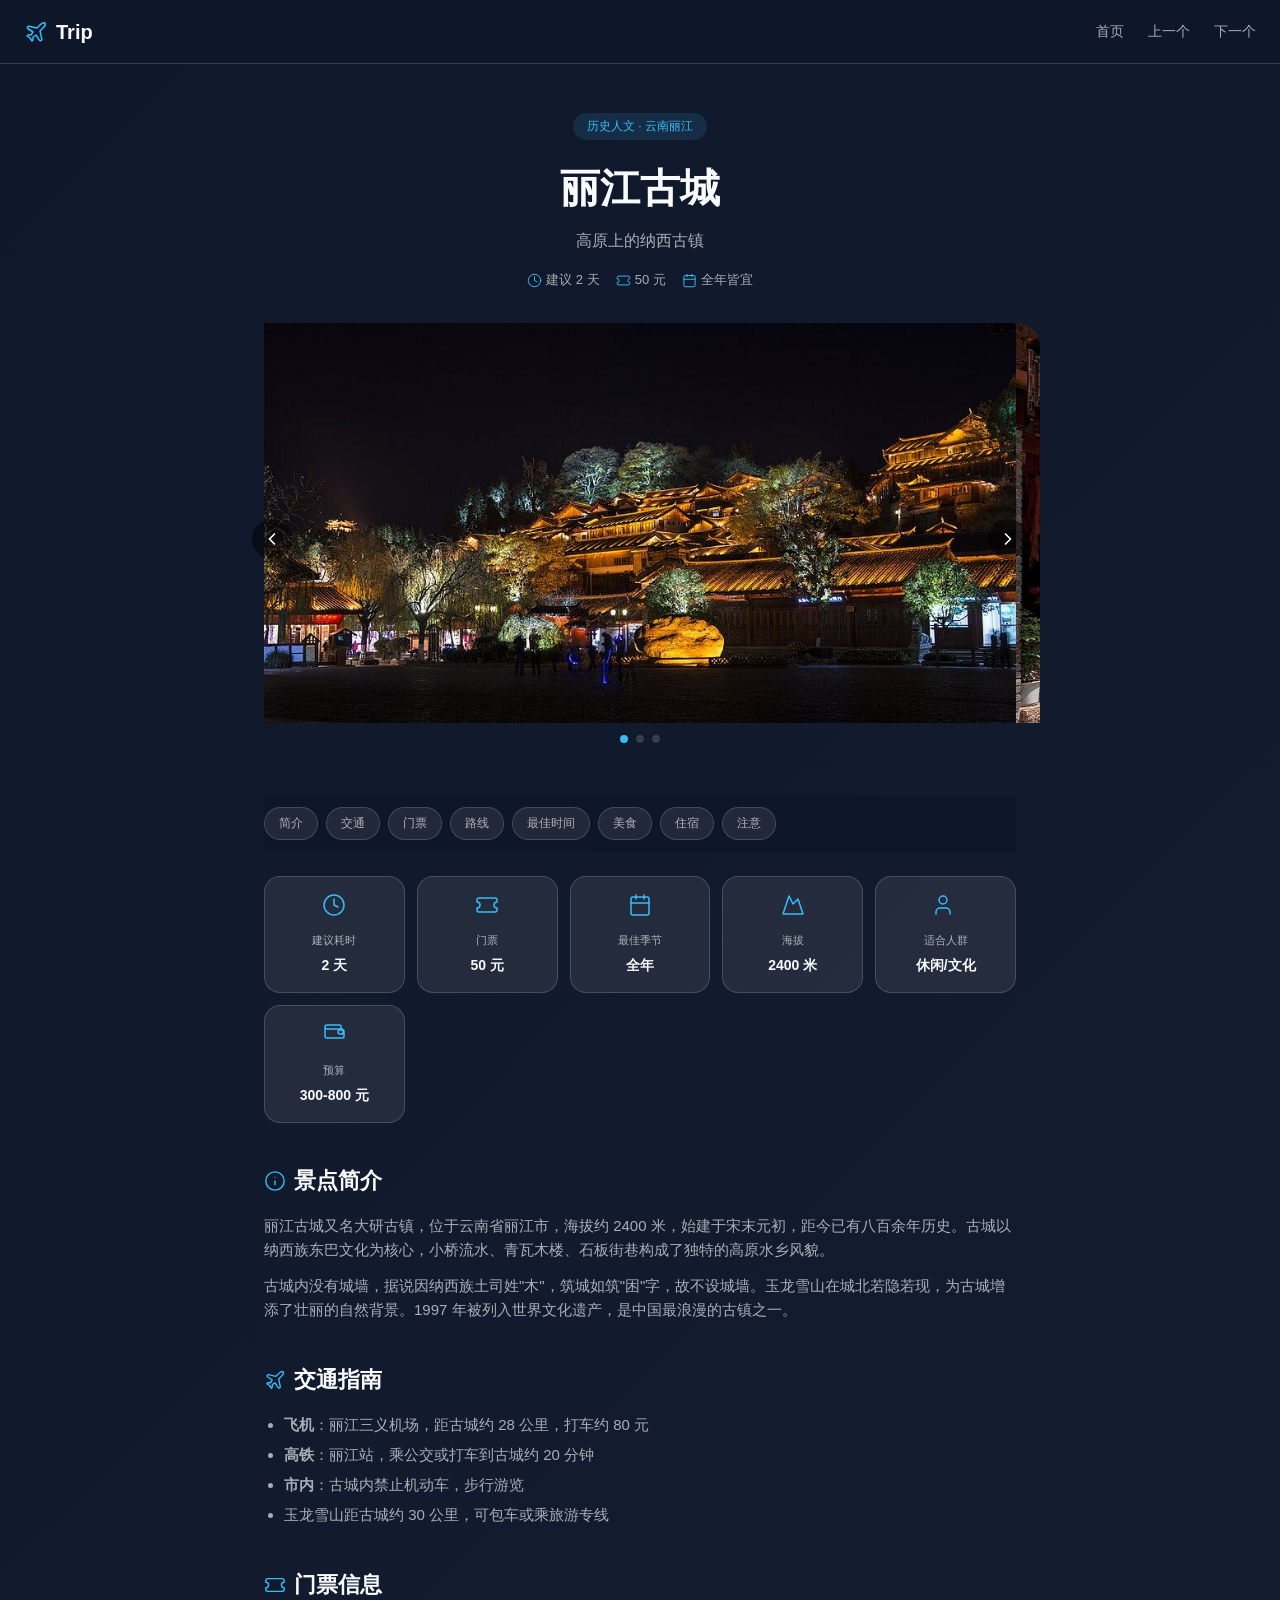
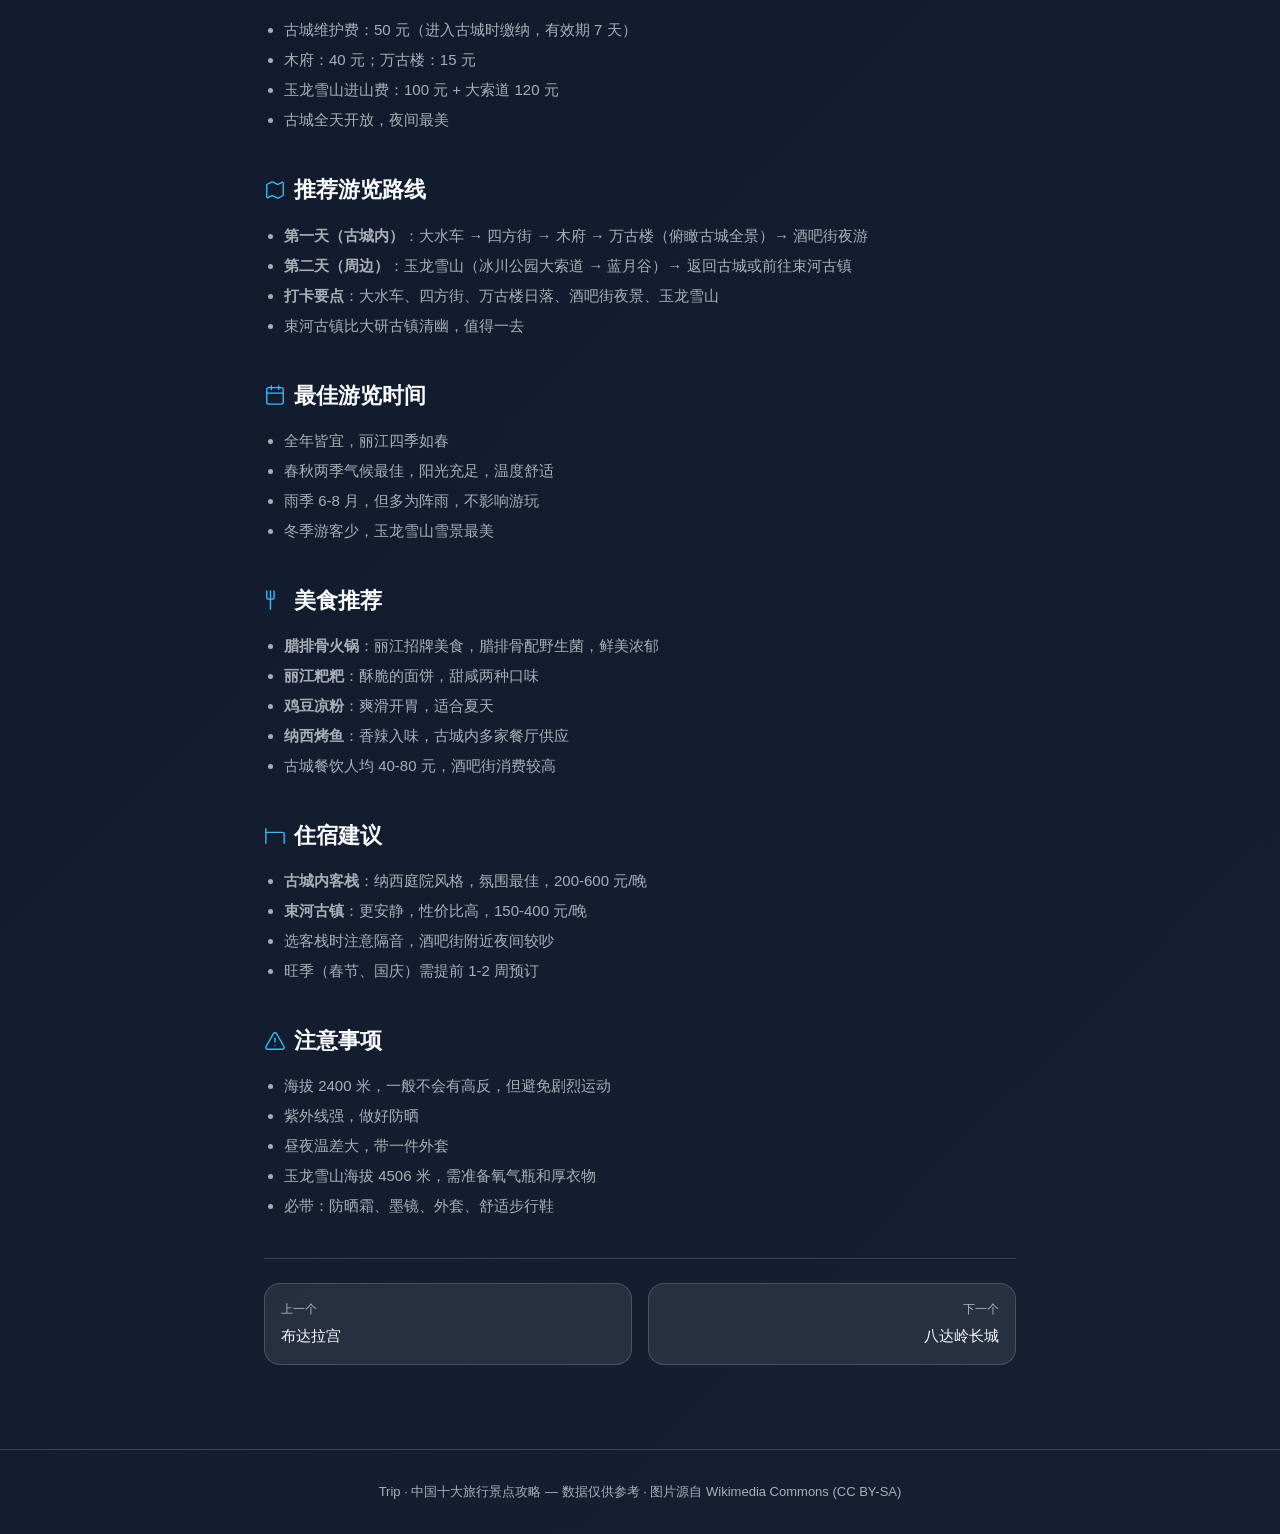
<file: spots/lijiang.html>
<!DOCTYPE html>
<html lang="zh-CN">
<head>
  <meta charset="UTF-8" />
  <meta name="viewport" content="width=device-width, initial-scale=1" />
  <title>丽江古城 — Trip 旅行攻略</title>
  <link rel="stylesheet" href="../css/style.css" />
</head>
<body>
  <nav class="navbar">
    <a class="nav-brand" href="../index.html">
      <svg xmlns="http://www.w3.org/2000/svg" viewBox="0 0 24 24" fill="none" stroke="currentColor" stroke-width="1.5" stroke-linecap="round" stroke-linejoin="round"><path d="M17.8 19.2 16 11l3.5-3.5C21 6 21.5 4 21 3c-1-.5-3 0-4.5 1.5L13 8 4.8 6.2c-.5-.1-.9.1-1.1.5l-.3.5c-.2.5-.1 1 .3 1.3L9 12l-2 3H4l-1 1 3 2 2 3 1-1v-3l3-2 3.5 5.3c.3.4.8.5 1.3.3l.5-.2c.4-.3.6-.7.5-1.2z"/></svg>
      Trip
    </a>
    <button class="nav-toggle" aria-label="菜单"><svg xmlns="http://www.w3.org/2000/svg" viewBox="0 0 24 24" fill="none" stroke="currentColor" stroke-width="2" stroke-linecap="round"><path d="M4 6h16M4 12h16M4 18h16"/></svg></button>
    <div class="nav-links">
      <a href="../index.html">首页</a>
      <a href="potala-palace.html">上一个</a>
      <a href="great-wall.html">下一个</a>
    </div>
  </nav>
  <header class="detail-header">
    <span class="badge">历史人文 · 云南丽江</span>
    <h1>丽江古城</h1>
    <p class="tagline">高原上的纳西古镇</p>
    <div class="meta-row">
      <span><svg xmlns="http://www.w3.org/2000/svg" viewBox="0 0 24 24" fill="none" stroke="currentColor" stroke-width="1.5" stroke-linecap="round" stroke-linejoin="round"><circle cx="12" cy="12" r="10"/><path d="M12 6v6l4 2"/></svg>建议 2 天</span>
      <span><svg xmlns="http://www.w3.org/2000/svg" viewBox="0 0 24 24" fill="none" stroke="currentColor" stroke-width="1.5" stroke-linecap="round" stroke-linejoin="round"><path d="M2 9a3 3 0 0 1 0 6v2a2 2 0 0 0 2 2h16a2 2 0 0 0 2-2v-2a3 3 0 0 1 0-6V7a2 2 0 0 0-2-2H4a2 2 0 0 0-2 2Z"/></svg>50 元</span>
      <span><svg xmlns="http://www.w3.org/2000/svg" viewBox="0 0 24 24" fill="none" stroke="currentColor" stroke-width="1.5" stroke-linecap="round" stroke-linejoin="round"><rect width="18" height="18" x="3" y="4" rx="2"/><path d="M16 2v4M8 2v4M3 10h18"/></svg>全年皆宜</span>
    </div>
  </header>
  <div class="carousel">
    <div class="carousel-track">
      <div class="carousel-slide" style="background-image:url(../assets/images/lijiang-1.jpg),linear-gradient(135deg,#3e2723,#795548)"></div>
      <div class="carousel-slide" style="background-image:url(../assets/images/lijiang-2.jpg),linear-gradient(135deg,#4e342e,#8d6e63)"></div>
      <div class="carousel-slide" style="background-image:url(../assets/images/lijiang-3.jpg),linear-gradient(135deg,#3e2723,#a1887f)"></div>
    </div>
    <button class="carousel-btn prev" aria-label="上一张"><svg xmlns="http://www.w3.org/2000/svg" viewBox="0 0 24 24" fill="none" stroke="currentColor" stroke-width="2" stroke-linecap="round" stroke-linejoin="round"><path d="m15 18-6-6 6-6"/></svg></button>
    <button class="carousel-btn next" aria-label="下一张"><svg xmlns="http://www.w3.org/2000/svg" viewBox="0 0 24 24" fill="none" stroke="currentColor" stroke-width="2" stroke-linecap="round" stroke-linejoin="round"><path d="m9 18 6-6-6-6"/></svg></button>
    <div class="carousel-dots"><button class="active" aria-label="第1张"></button><button aria-label="第2张"></button><button aria-label="第3张"></button></div>
  </div>
  <div class="detail-content">
    <nav class="section-nav"><a href="#intro" class="active">简介</a><a href="#transport">交通</a><a href="#tickets">门票</a><a href="#routes">路线</a><a href="#season">最佳时间</a><a href="#food">美食</a><a href="#stay">住宿</a><a href="#tips">注意</a></nav>
    <div class="info-cards">
      <div class="info-card"><svg xmlns="http://www.w3.org/2000/svg" viewBox="0 0 24 24" fill="none" stroke="currentColor" stroke-width="1.5" stroke-linecap="round" stroke-linejoin="round"><circle cx="12" cy="12" r="10"/><path d="M12 6v6l4 2"/></svg><div class="label">建议耗时</div><div class="value">2 天</div></div>
      <div class="info-card"><svg xmlns="http://www.w3.org/2000/svg" viewBox="0 0 24 24" fill="none" stroke="currentColor" stroke-width="1.5" stroke-linecap="round" stroke-linejoin="round"><path d="M2 9a3 3 0 0 1 0 6v2a2 2 0 0 0 2 2h16a2 2 0 0 0 2-2v-2a3 3 0 0 1 0-6V7a2 2 0 0 0-2-2H4a2 2 0 0 0-2 2Z"/></svg><div class="label">门票</div><div class="value">50 元</div></div>
      <div class="info-card"><svg xmlns="http://www.w3.org/2000/svg" viewBox="0 0 24 24" fill="none" stroke="currentColor" stroke-width="1.5" stroke-linecap="round" stroke-linejoin="round"><rect width="18" height="18" x="3" y="4" rx="2"/><path d="M16 2v4M8 2v4M3 10h18"/></svg><div class="label">最佳季节</div><div class="value">全年</div></div>
      <div class="info-card"><svg xmlns="http://www.w3.org/2000/svg" viewBox="0 0 24 24" fill="none" stroke="currentColor" stroke-width="1.5" stroke-linecap="round" stroke-linejoin="round"><path d="m8 3 4 8 5-5 5 15H2L8 3z"/></svg><div class="label">海拔</div><div class="value">2400 米</div></div>
      <div class="info-card"><svg xmlns="http://www.w3.org/2000/svg" viewBox="0 0 24 24" fill="none" stroke="currentColor" stroke-width="1.5" stroke-linecap="round" stroke-linejoin="round"><path d="M16 21v-2a4 4 0 0 0-4-4H6a4 4 0 0 0-4 4v2"/><circle cx="9" cy="7" r="4"/></svg><div class="label">适合人群</div><div class="value">休闲/文化</div></div>
      <div class="info-card"><svg xmlns="http://www.w3.org/2000/svg" viewBox="0 0 24 24" fill="none" stroke="currentColor" stroke-width="1.5" stroke-linecap="round" stroke-linejoin="round"><path d="M19 7V4a1 1 0 0 0-1-1H5a2 2 0 0 0 0 4h15a1 1 0 0 1 1 1v4h-3a2 2 0 0 1 0-4h3a1 1 0 0 1 1 1v6a1 1 0 0 1-1 1H5a2 2 0 0 1-2-2V5"/></svg><div class="label">预算</div><div class="value">300-800 元</div></div>
    </div>
    <section class="detail-section" id="intro">
      <h2><svg xmlns="http://www.w3.org/2000/svg" viewBox="0 0 24 24" fill="none" stroke="currentColor" stroke-width="1.5" stroke-linecap="round" stroke-linejoin="round"><circle cx="12" cy="12" r="10"/><path d="M12 16v-4"/><path d="M12 8h.01"/></svg>景点简介</h2>
      <p>丽江古城又名大研古镇，位于云南省丽江市，海拔约 2400 米，始建于宋末元初，距今已有八百余年历史。古城以纳西族东巴文化为核心，小桥流水、青瓦木楼、石板街巷构成了独特的高原水乡风貌。</p>
      <p>古城内没有城墙，据说因纳西族土司姓"木"，筑城如筑"困"字，故不设城墙。玉龙雪山在城北若隐若现，为古城增添了壮丽的自然背景。1997 年被列入世界文化遗产，是中国最浪漫的古镇之一。</p>
    </section>
    <section class="detail-section" id="transport">
      <h2><svg xmlns="http://www.w3.org/2000/svg" viewBox="0 0 24 24" fill="none" stroke="currentColor" stroke-width="1.5" stroke-linecap="round" stroke-linejoin="round"><path d="M17.8 19.2 16 11l3.5-3.5C21 6 21.5 4 21 3c-1-.5-3 0-4.5 1.5L13 8 4.8 6.2c-.5-.1-.9.1-1.1.5l-.3.5c-.2.5-.1 1 .3 1.3L9 12l-2 3H4l-1 1 3 2 2 3 1-1v-3l3-2 3.5 5.3c.3.4.8.5 1.3.3l.5-.2c.4-.3.6-.7.5-1.2z"/></svg>交通指南</h2>
      <ul>
        <li><strong>飞机</strong>：丽江三义机场，距古城约 28 公里，打车约 80 元</li>
        <li><strong>高铁</strong>：丽江站，乘公交或打车到古城约 20 分钟</li>
        <li><strong>市内</strong>：古城内禁止机动车，步行游览</li>
        <li>玉龙雪山距古城约 30 公里，可包车或乘旅游专线</li>
      </ul>
    </section>
    <section class="detail-section" id="tickets">
      <h2><svg xmlns="http://www.w3.org/2000/svg" viewBox="0 0 24 24" fill="none" stroke="currentColor" stroke-width="1.5" stroke-linecap="round" stroke-linejoin="round"><path d="M2 9a3 3 0 0 1 0 6v2a2 2 0 0 0 2 2h16a2 2 0 0 0 2-2v-2a3 3 0 0 1 0-6V7a2 2 0 0 0-2-2H4a2 2 0 0 0-2 2Z"/></svg>门票信息</h2>
      <ul>
        <li>古城维护费：50 元（进入古城时缴纳，有效期 7 天）</li>
        <li>木府：40 元；万古楼：15 元</li>
        <li>玉龙雪山进山费：100 元 + 大索道 120 元</li>
        <li>古城全天开放，夜间最美</li>
      </ul>
    </section>
    <section class="detail-section" id="routes">
      <h2><svg xmlns="http://www.w3.org/2000/svg" viewBox="0 0 24 24" fill="none" stroke="currentColor" stroke-width="1.5" stroke-linecap="round" stroke-linejoin="round"><path d="M14.106 5.553a2 2 0 0 0 1.788 0l3.659-1.83A1 1 0 0 1 21 4.619v12.764a1 1 0 0 1-.553.894l-4.553 2.277a2 2 0 0 1-1.788 0l-4.212-2.106a2 2 0 0 0-1.788 0l-3.659 1.83A1 1 0 0 1 3 19.381V6.618a1 1 0 0 1 .553-.894l4.553-2.277a2 2 0 0 1 1.788 0Z"/></svg>推荐游览路线</h2>
      <ul>
        <li><strong>第一天（古城内）</strong>：大水车 → 四方街 → 木府 → 万古楼（俯瞰古城全景）→ 酒吧街夜游</li>
        <li><strong>第二天（周边）</strong>：玉龙雪山（冰川公园大索道 → 蓝月谷）→ 返回古城或前往束河古镇</li>
        <li><strong>打卡要点</strong>：大水车、四方街、万古楼日落、酒吧街夜景、玉龙雪山</li>
        <li>束河古镇比大研古镇清幽，值得一去</li>
      </ul>
    </section>
    <section class="detail-section" id="season">
      <h2><svg xmlns="http://www.w3.org/2000/svg" viewBox="0 0 24 24" fill="none" stroke="currentColor" stroke-width="1.5" stroke-linecap="round" stroke-linejoin="round"><rect width="18" height="18" x="3" y="4" rx="2"/><path d="M16 2v4M8 2v4M3 10h18"/></svg>最佳游览时间</h2>
      <ul>
        <li>全年皆宜，丽江四季如春</li>
        <li>春秋两季气候最佳，阳光充足，温度舒适</li>
        <li>雨季 6-8 月，但多为阵雨，不影响游玩</li>
        <li>冬季游客少，玉龙雪山雪景最美</li>
      </ul>
    </section>
    <section class="detail-section" id="food">
      <h2><svg xmlns="http://www.w3.org/2000/svg" viewBox="0 0 24 24" fill="none" stroke="currentColor" stroke-width="1.5" stroke-linecap="round" stroke-linejoin="round"><path d="M3 2v7c0 1.1.9 2 2 2h4a2 2 0 0 0 2-2V2"/><path d="M7 2v20"/></svg>美食推荐</h2>
      <ul>
        <li><strong>腊排骨火锅</strong>：丽江招牌美食，腊排骨配野生菌，鲜美浓郁</li>
        <li><strong>丽江粑粑</strong>：酥脆的面饼，甜咸两种口味</li>
        <li><strong>鸡豆凉粉</strong>：爽滑开胃，适合夏天</li>
        <li><strong>纳西烤鱼</strong>：香辣入味，古城内多家餐厅供应</li>
        <li>古城餐饮人均 40-80 元，酒吧街消费较高</li>
      </ul>
    </section>
    <section class="detail-section" id="stay">
      <h2><svg xmlns="http://www.w3.org/2000/svg" viewBox="0 0 24 24" fill="none" stroke="currentColor" stroke-width="1.5" stroke-linecap="round" stroke-linejoin="round"><path d="M2 4v16"/><path d="M2 8h18a2 2 0 0 1 2 2v10"/></svg>住宿建议</h2>
      <ul>
        <li><strong>古城内客栈</strong>：纳西庭院风格，氛围最佳，200-600 元/晚</li>
        <li><strong>束河古镇</strong>：更安静，性价比高，150-400 元/晚</li>
        <li>选客栈时注意隔音，酒吧街附近夜间较吵</li>
        <li>旺季（春节、国庆）需提前 1-2 周预订</li>
      </ul>
    </section>
    <section class="detail-section" id="tips">
      <h2><svg xmlns="http://www.w3.org/2000/svg" viewBox="0 0 24 24" fill="none" stroke="currentColor" stroke-width="1.5" stroke-linecap="round" stroke-linejoin="round"><path d="m21.73 18-8-14a2 2 0 0 0-3.46 0l-8 14A2 2 0 0 0 4 21h16a2 2 0 0 0 1.73-3Z"/><path d="M12 9v4"/><path d="M12 17h.01"/></svg>注意事项</h2>
      <ul>
        <li>海拔 2400 米，一般不会有高反，但避免剧烈运动</li>
        <li>紫外线强，做好防晒</li>
        <li>昼夜温差大，带一件外套</li>
        <li>玉龙雪山海拔 4506 米，需准备氧气瓶和厚衣物</li>
        <li>必带：防晒霜、墨镜、外套、舒适步行鞋</li>
      </ul>
    </section>
    <nav class="spot-nav">
      <a href="potala-palace.html"><div class="nav-label">上一个</div><div class="nav-name">布达拉宫</div></a>
      <a href="great-wall.html" class="next"><div class="nav-label">下一个</div><div class="nav-name">八达岭长城</div></a>
    </nav>
  </div>
  <footer class="footer">Trip · 中国十大旅行景点攻略 — 数据仅供参考 · 图片源自 Wikimedia Commons (CC BY-SA)</footer>
  <button class="back-top" id="backTop" aria-label="返回顶部"><svg xmlns="http://www.w3.org/2000/svg" viewBox="0 0 24 24" fill="none" stroke="currentColor" stroke-width="2" stroke-linecap="round" stroke-linejoin="round"><path d="m18 15-6-6-6 6"/></svg></button>
  <script src="../js/main.js"></script>
</body>
</html>
</file>
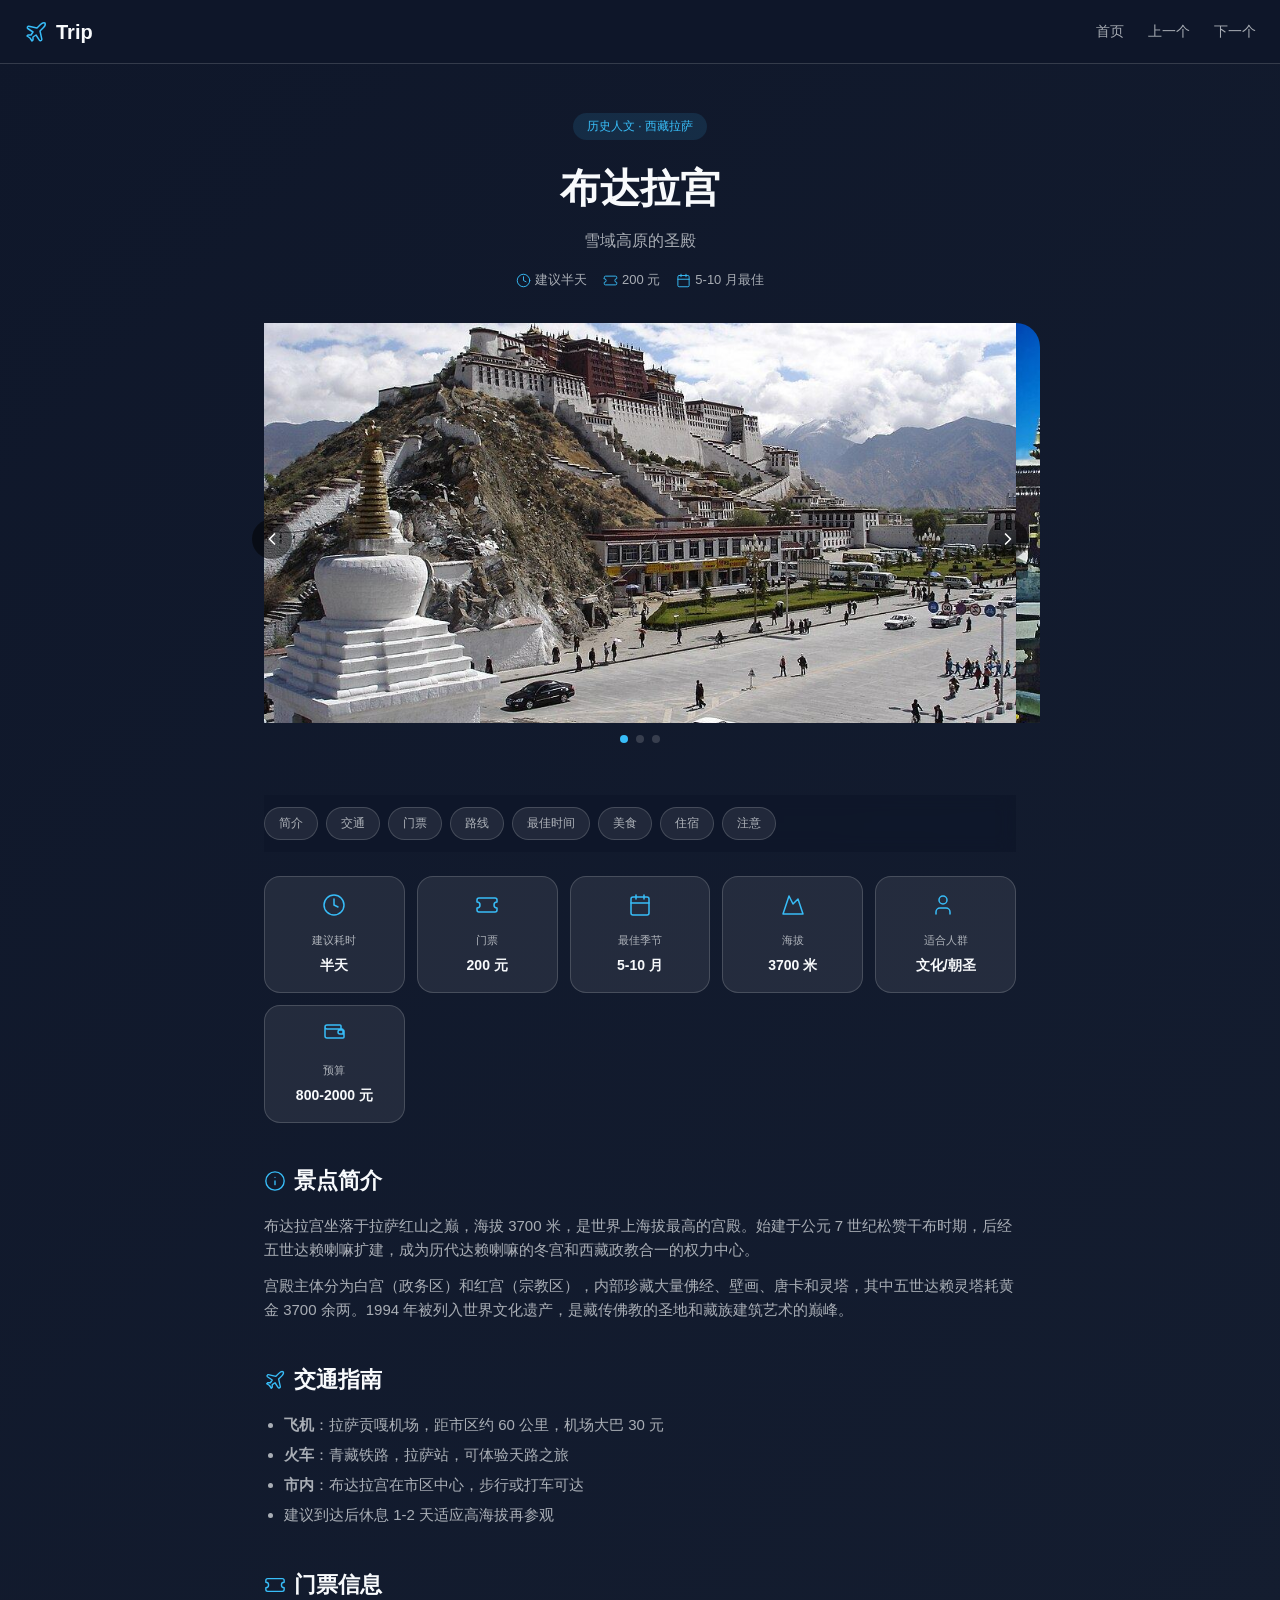
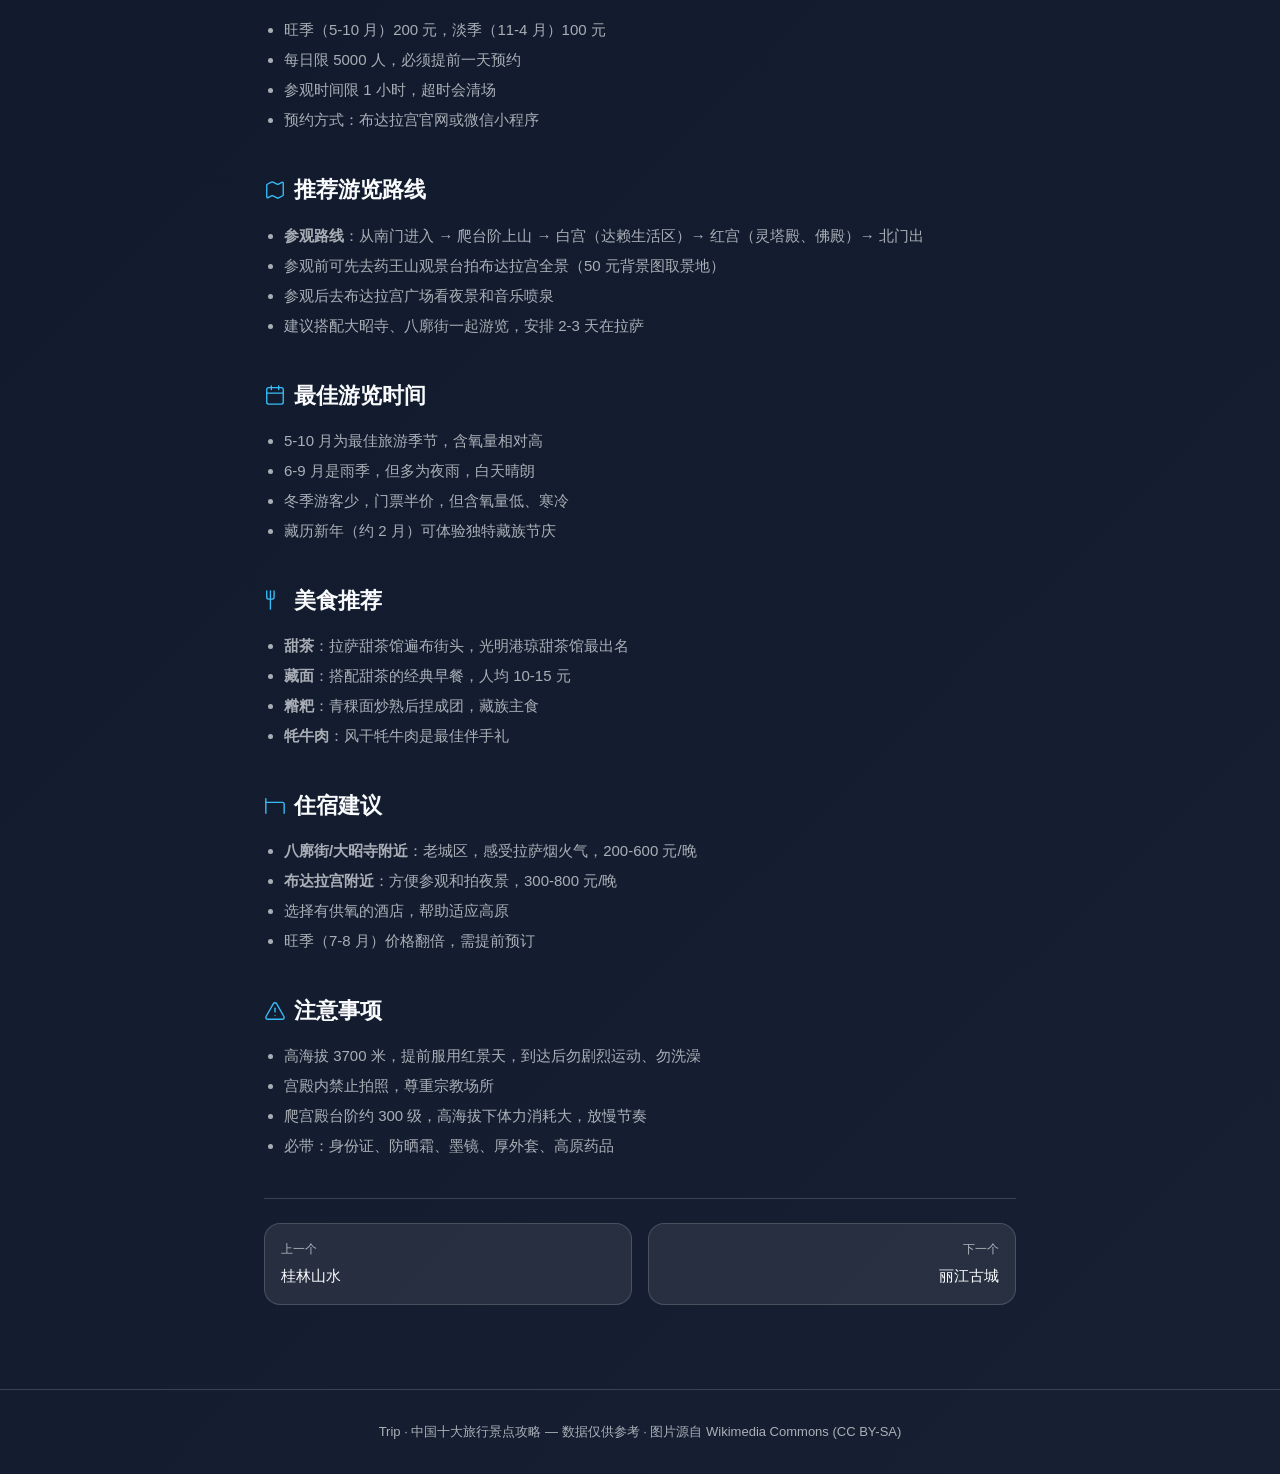
<file: spots/potala-palace.html>
<!DOCTYPE html>
<html lang="zh-CN">
<head>
  <meta charset="UTF-8" />
  <meta name="viewport" content="width=device-width, initial-scale=1" />
  <title>布达拉宫 — Trip 旅行攻略</title>
  <link rel="stylesheet" href="../css/style.css" />
</head>
<body>
  <nav class="navbar">
    <a class="nav-brand" href="../index.html">
      <svg xmlns="http://www.w3.org/2000/svg" viewBox="0 0 24 24" fill="none" stroke="currentColor" stroke-width="1.5" stroke-linecap="round" stroke-linejoin="round"><path d="M17.8 19.2 16 11l3.5-3.5C21 6 21.5 4 21 3c-1-.5-3 0-4.5 1.5L13 8 4.8 6.2c-.5-.1-.9.1-1.1.5l-.3.5c-.2.5-.1 1 .3 1.3L9 12l-2 3H4l-1 1 3 2 2 3 1-1v-3l3-2 3.5 5.3c.3.4.8.5 1.3.3l.5-.2c.4-.3.6-.7.5-1.2z"/></svg>
      Trip
    </a>
    <button class="nav-toggle" aria-label="菜单"><svg xmlns="http://www.w3.org/2000/svg" viewBox="0 0 24 24" fill="none" stroke="currentColor" stroke-width="2" stroke-linecap="round"><path d="M4 6h16M4 12h16M4 18h16"/></svg></button>
    <div class="nav-links">
      <a href="../index.html">首页</a>
      <a href="guilin.html">上一个</a>
      <a href="lijiang.html">下一个</a>
    </div>
  </nav>
  <header class="detail-header">
    <span class="badge">历史人文 · 西藏拉萨</span>
    <h1>布达拉宫</h1>
    <p class="tagline">雪域高原的圣殿</p>
    <div class="meta-row">
      <span><svg xmlns="http://www.w3.org/2000/svg" viewBox="0 0 24 24" fill="none" stroke="currentColor" stroke-width="1.5" stroke-linecap="round" stroke-linejoin="round"><circle cx="12" cy="12" r="10"/><path d="M12 6v6l4 2"/></svg>建议半天</span>
      <span><svg xmlns="http://www.w3.org/2000/svg" viewBox="0 0 24 24" fill="none" stroke="currentColor" stroke-width="1.5" stroke-linecap="round" stroke-linejoin="round"><path d="M2 9a3 3 0 0 1 0 6v2a2 2 0 0 0 2 2h16a2 2 0 0 0 2-2v-2a3 3 0 0 1 0-6V7a2 2 0 0 0-2-2H4a2 2 0 0 0-2 2Z"/></svg>200 元</span>
      <span><svg xmlns="http://www.w3.org/2000/svg" viewBox="0 0 24 24" fill="none" stroke="currentColor" stroke-width="1.5" stroke-linecap="round" stroke-linejoin="round"><rect width="18" height="18" x="3" y="4" rx="2"/><path d="M16 2v4M8 2v4M3 10h18"/></svg>5-10 月最佳</span>
    </div>
  </header>
  <div class="carousel">
    <div class="carousel-track">
      <div class="carousel-slide" style="background-image:url(../assets/images/potala-palace-1.jpg),linear-gradient(135deg,#4a148c,#7b1fa2)"></div>
      <div class="carousel-slide" style="background-image:url(../assets/images/potala-palace-2.jpg),linear-gradient(135deg,#6a1b9a,#9c27b0)"></div>
      <div class="carousel-slide" style="background-image:url(../assets/images/potala-palace-3.jpg),linear-gradient(135deg,#4a148c,#ba68c8)"></div>
    </div>
    <button class="carousel-btn prev" aria-label="上一张"><svg xmlns="http://www.w3.org/2000/svg" viewBox="0 0 24 24" fill="none" stroke="currentColor" stroke-width="2" stroke-linecap="round" stroke-linejoin="round"><path d="m15 18-6-6 6-6"/></svg></button>
    <button class="carousel-btn next" aria-label="下一张"><svg xmlns="http://www.w3.org/2000/svg" viewBox="0 0 24 24" fill="none" stroke="currentColor" stroke-width="2" stroke-linecap="round" stroke-linejoin="round"><path d="m9 18 6-6-6-6"/></svg></button>
    <div class="carousel-dots"><button class="active" aria-label="第1张"></button><button aria-label="第2张"></button><button aria-label="第3张"></button></div>
  </div>
  <div class="detail-content">
    <nav class="section-nav"><a href="#intro" class="active">简介</a><a href="#transport">交通</a><a href="#tickets">门票</a><a href="#routes">路线</a><a href="#season">最佳时间</a><a href="#food">美食</a><a href="#stay">住宿</a><a href="#tips">注意</a></nav>
    <div class="info-cards">
      <div class="info-card"><svg xmlns="http://www.w3.org/2000/svg" viewBox="0 0 24 24" fill="none" stroke="currentColor" stroke-width="1.5" stroke-linecap="round" stroke-linejoin="round"><circle cx="12" cy="12" r="10"/><path d="M12 6v6l4 2"/></svg><div class="label">建议耗时</div><div class="value">半天</div></div>
      <div class="info-card"><svg xmlns="http://www.w3.org/2000/svg" viewBox="0 0 24 24" fill="none" stroke="currentColor" stroke-width="1.5" stroke-linecap="round" stroke-linejoin="round"><path d="M2 9a3 3 0 0 1 0 6v2a2 2 0 0 0 2 2h16a2 2 0 0 0 2-2v-2a3 3 0 0 1 0-6V7a2 2 0 0 0-2-2H4a2 2 0 0 0-2 2Z"/></svg><div class="label">门票</div><div class="value">200 元</div></div>
      <div class="info-card"><svg xmlns="http://www.w3.org/2000/svg" viewBox="0 0 24 24" fill="none" stroke="currentColor" stroke-width="1.5" stroke-linecap="round" stroke-linejoin="round"><rect width="18" height="18" x="3" y="4" rx="2"/><path d="M16 2v4M8 2v4M3 10h18"/></svg><div class="label">最佳季节</div><div class="value">5-10 月</div></div>
      <div class="info-card"><svg xmlns="http://www.w3.org/2000/svg" viewBox="0 0 24 24" fill="none" stroke="currentColor" stroke-width="1.5" stroke-linecap="round" stroke-linejoin="round"><path d="m8 3 4 8 5-5 5 15H2L8 3z"/></svg><div class="label">海拔</div><div class="value">3700 米</div></div>
      <div class="info-card"><svg xmlns="http://www.w3.org/2000/svg" viewBox="0 0 24 24" fill="none" stroke="currentColor" stroke-width="1.5" stroke-linecap="round" stroke-linejoin="round"><path d="M16 21v-2a4 4 0 0 0-4-4H6a4 4 0 0 0-4 4v2"/><circle cx="9" cy="7" r="4"/></svg><div class="label">适合人群</div><div class="value">文化/朝圣</div></div>
      <div class="info-card"><svg xmlns="http://www.w3.org/2000/svg" viewBox="0 0 24 24" fill="none" stroke="currentColor" stroke-width="1.5" stroke-linecap="round" stroke-linejoin="round"><path d="M19 7V4a1 1 0 0 0-1-1H5a2 2 0 0 0 0 4h15a1 1 0 0 1 1 1v4h-3a2 2 0 0 1 0-4h3a1 1 0 0 1 1 1v6a1 1 0 0 1-1 1H5a2 2 0 0 1-2-2V5"/></svg><div class="label">预算</div><div class="value">800-2000 元</div></div>
    </div>
    <section class="detail-section" id="intro">
      <h2><svg xmlns="http://www.w3.org/2000/svg" viewBox="0 0 24 24" fill="none" stroke="currentColor" stroke-width="1.5" stroke-linecap="round" stroke-linejoin="round"><circle cx="12" cy="12" r="10"/><path d="M12 16v-4"/><path d="M12 8h.01"/></svg>景点简介</h2>
      <p>布达拉宫坐落于拉萨红山之巅，海拔 3700 米，是世界上海拔最高的宫殿。始建于公元 7 世纪松赞干布时期，后经五世达赖喇嘛扩建，成为历代达赖喇嘛的冬宫和西藏政教合一的权力中心。</p>
      <p>宫殿主体分为白宫（政务区）和红宫（宗教区），内部珍藏大量佛经、壁画、唐卡和灵塔，其中五世达赖灵塔耗黄金 3700 余两。1994 年被列入世界文化遗产，是藏传佛教的圣地和藏族建筑艺术的巅峰。</p>
    </section>
    <section class="detail-section" id="transport">
      <h2><svg xmlns="http://www.w3.org/2000/svg" viewBox="0 0 24 24" fill="none" stroke="currentColor" stroke-width="1.5" stroke-linecap="round" stroke-linejoin="round"><path d="M17.8 19.2 16 11l3.5-3.5C21 6 21.5 4 21 3c-1-.5-3 0-4.5 1.5L13 8 4.8 6.2c-.5-.1-.9.1-1.1.5l-.3.5c-.2.5-.1 1 .3 1.3L9 12l-2 3H4l-1 1 3 2 2 3 1-1v-3l3-2 3.5 5.3c.3.4.8.5 1.3.3l.5-.2c.4-.3.6-.7.5-1.2z"/></svg>交通指南</h2>
      <ul>
        <li><strong>飞机</strong>：拉萨贡嘎机场，距市区约 60 公里，机场大巴 30 元</li>
        <li><strong>火车</strong>：青藏铁路，拉萨站，可体验天路之旅</li>
        <li><strong>市内</strong>：布达拉宫在市区中心，步行或打车可达</li>
        <li>建议到达后休息 1-2 天适应高海拔再参观</li>
      </ul>
    </section>
    <section class="detail-section" id="tickets">
      <h2><svg xmlns="http://www.w3.org/2000/svg" viewBox="0 0 24 24" fill="none" stroke="currentColor" stroke-width="1.5" stroke-linecap="round" stroke-linejoin="round"><path d="M2 9a3 3 0 0 1 0 6v2a2 2 0 0 0 2 2h16a2 2 0 0 0 2-2v-2a3 3 0 0 1 0-6V7a2 2 0 0 0-2-2H4a2 2 0 0 0-2 2Z"/></svg>门票信息</h2>
      <ul>
        <li>旺季（5-10 月）200 元，淡季（11-4 月）100 元</li>
        <li>每日限 5000 人，必须提前一天预约</li>
        <li>参观时间限 1 小时，超时会清场</li>
        <li>预约方式：布达拉宫官网或微信小程序</li>
      </ul>
    </section>
    <section class="detail-section" id="routes">
      <h2><svg xmlns="http://www.w3.org/2000/svg" viewBox="0 0 24 24" fill="none" stroke="currentColor" stroke-width="1.5" stroke-linecap="round" stroke-linejoin="round"><path d="M14.106 5.553a2 2 0 0 0 1.788 0l3.659-1.83A1 1 0 0 1 21 4.619v12.764a1 1 0 0 1-.553.894l-4.553 2.277a2 2 0 0 1-1.788 0l-4.212-2.106a2 2 0 0 0-1.788 0l-3.659 1.83A1 1 0 0 1 3 19.381V6.618a1 1 0 0 1 .553-.894l4.553-2.277a2 2 0 0 1 1.788 0Z"/></svg>推荐游览路线</h2>
      <ul>
        <li><strong>参观路线</strong>：从南门进入 → 爬台阶上山 → 白宫（达赖生活区）→ 红宫（灵塔殿、佛殿）→ 北门出</li>
        <li>参观前可先去药王山观景台拍布达拉宫全景（50 元背景图取景地）</li>
        <li>参观后去布达拉宫广场看夜景和音乐喷泉</li>
        <li>建议搭配大昭寺、八廓街一起游览，安排 2-3 天在拉萨</li>
      </ul>
    </section>
    <section class="detail-section" id="season">
      <h2><svg xmlns="http://www.w3.org/2000/svg" viewBox="0 0 24 24" fill="none" stroke="currentColor" stroke-width="1.5" stroke-linecap="round" stroke-linejoin="round"><rect width="18" height="18" x="3" y="4" rx="2"/><path d="M16 2v4M8 2v4M3 10h18"/></svg>最佳游览时间</h2>
      <ul>
        <li>5-10 月为最佳旅游季节，含氧量相对高</li>
        <li>6-9 月是雨季，但多为夜雨，白天晴朗</li>
        <li>冬季游客少，门票半价，但含氧量低、寒冷</li>
        <li>藏历新年（约 2 月）可体验独特藏族节庆</li>
      </ul>
    </section>
    <section class="detail-section" id="food">
      <h2><svg xmlns="http://www.w3.org/2000/svg" viewBox="0 0 24 24" fill="none" stroke="currentColor" stroke-width="1.5" stroke-linecap="round" stroke-linejoin="round"><path d="M3 2v7c0 1.1.9 2 2 2h4a2 2 0 0 0 2-2V2"/><path d="M7 2v20"/></svg>美食推荐</h2>
      <ul>
        <li><strong>甜茶</strong>：拉萨甜茶馆遍布街头，光明港琼甜茶馆最出名</li>
        <li><strong>藏面</strong>：搭配甜茶的经典早餐，人均 10-15 元</li>
        <li><strong>糌粑</strong>：青稞面炒熟后捏成团，藏族主食</li>
        <li><strong>牦牛肉</strong>：风干牦牛肉是最佳伴手礼</li>
      </ul>
    </section>
    <section class="detail-section" id="stay">
      <h2><svg xmlns="http://www.w3.org/2000/svg" viewBox="0 0 24 24" fill="none" stroke="currentColor" stroke-width="1.5" stroke-linecap="round" stroke-linejoin="round"><path d="M2 4v16"/><path d="M2 8h18a2 2 0 0 1 2 2v10"/></svg>住宿建议</h2>
      <ul>
        <li><strong>八廓街/大昭寺附近</strong>：老城区，感受拉萨烟火气，200-600 元/晚</li>
        <li><strong>布达拉宫附近</strong>：方便参观和拍夜景，300-800 元/晚</li>
        <li>选择有供氧的酒店，帮助适应高原</li>
        <li>旺季（7-8 月）价格翻倍，需提前预订</li>
      </ul>
    </section>
    <section class="detail-section" id="tips">
      <h2><svg xmlns="http://www.w3.org/2000/svg" viewBox="0 0 24 24" fill="none" stroke="currentColor" stroke-width="1.5" stroke-linecap="round" stroke-linejoin="round"><path d="m21.73 18-8-14a2 2 0 0 0-3.46 0l-8 14A2 2 0 0 0 4 21h16a2 2 0 0 0 1.73-3Z"/><path d="M12 9v4"/><path d="M12 17h.01"/></svg>注意事项</h2>
      <ul>
        <li>高海拔 3700 米，提前服用红景天，到达后勿剧烈运动、勿洗澡</li>
        <li>宫殿内禁止拍照，尊重宗教场所</li>
        <li>爬宫殿台阶约 300 级，高海拔下体力消耗大，放慢节奏</li>
        <li>必带：身份证、防晒霜、墨镜、厚外套、高原药品</li>
      </ul>
    </section>
    <nav class="spot-nav">
      <a href="guilin.html"><div class="nav-label">上一个</div><div class="nav-name">桂林山水</div></a>
      <a href="lijiang.html" class="next"><div class="nav-label">下一个</div><div class="nav-name">丽江古城</div></a>
    </nav>
  </div>
  <footer class="footer">Trip · 中国十大旅行景点攻略 — 数据仅供参考 · 图片源自 Wikimedia Commons (CC BY-SA)</footer>
  <button class="back-top" id="backTop" aria-label="返回顶部"><svg xmlns="http://www.w3.org/2000/svg" viewBox="0 0 24 24" fill="none" stroke="currentColor" stroke-width="2" stroke-linecap="round" stroke-linejoin="round"><path d="m18 15-6-6-6 6"/></svg></button>
  <script src="../js/main.js"></script>
</body>
</html>
</file>
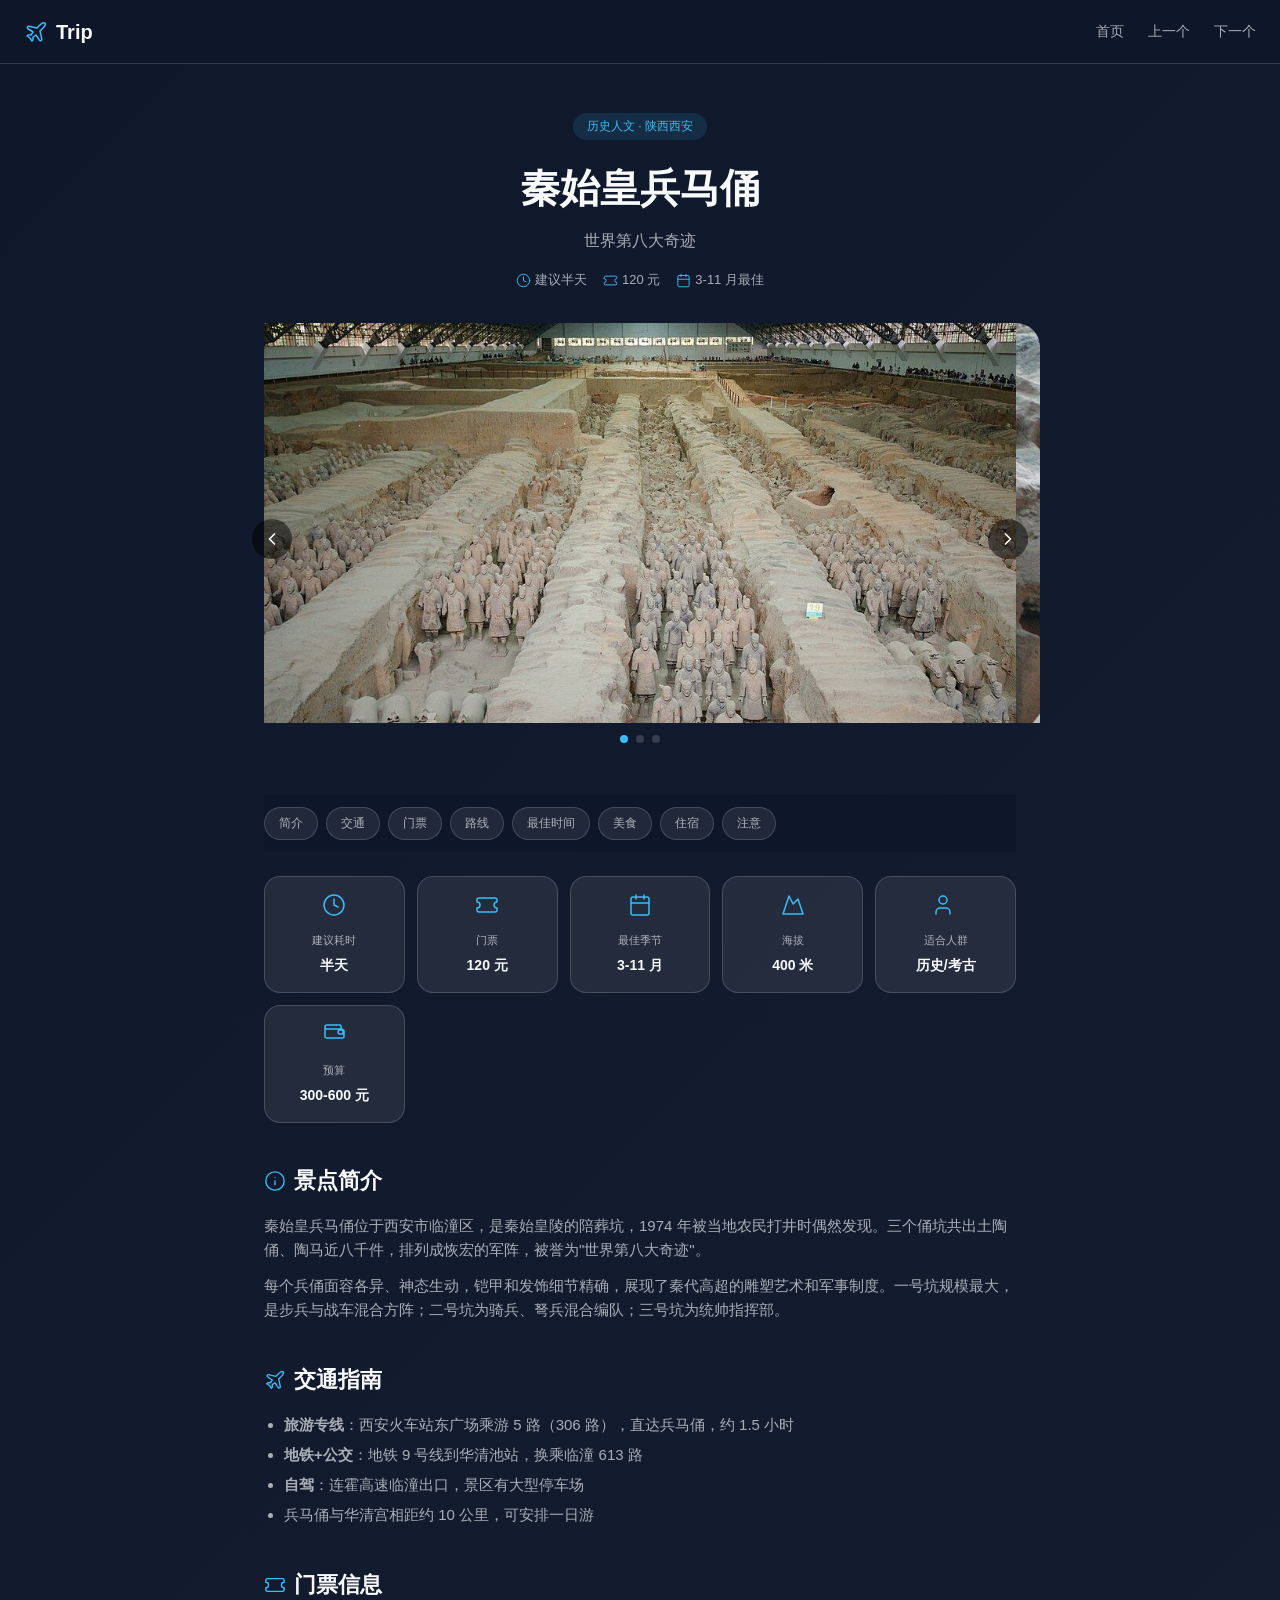
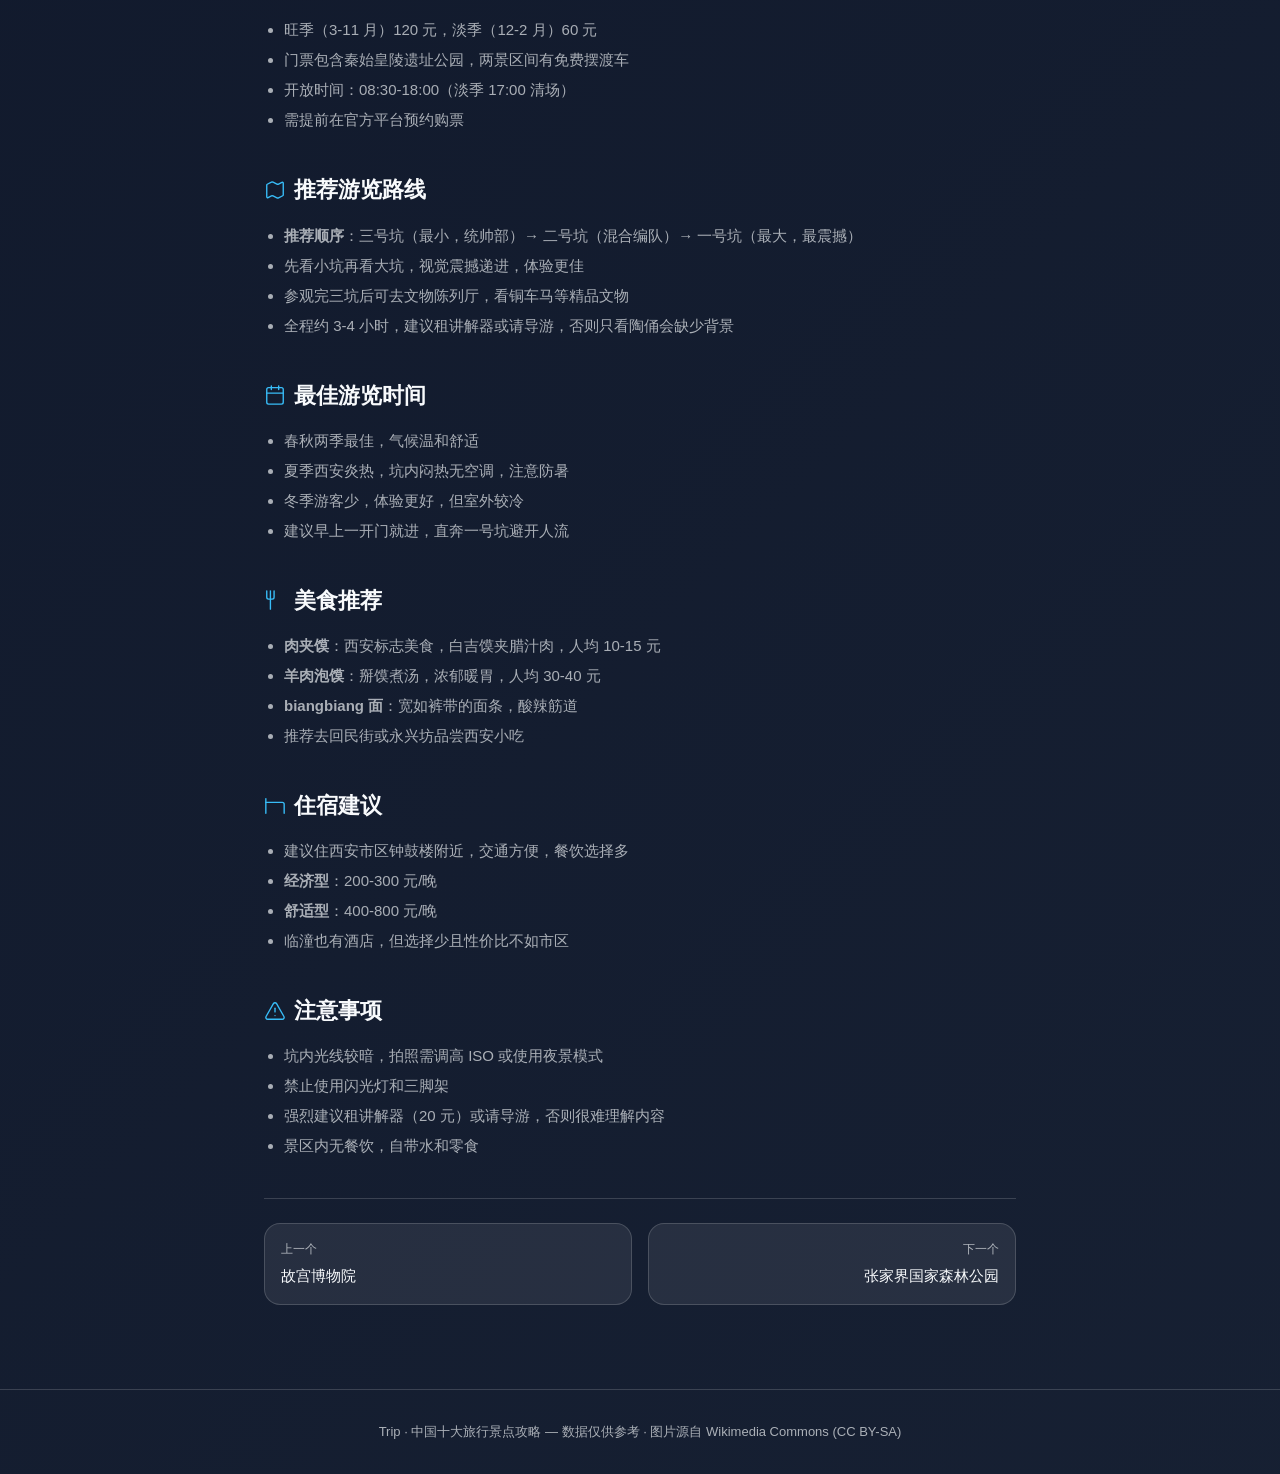
<file: spots/terracotta-army.html>
<!DOCTYPE html>
<html lang="zh-CN">
<head>
  <meta charset="UTF-8" />
  <meta name="viewport" content="width=device-width, initial-scale=1" />
  <title>秦始皇兵马俑 — Trip 旅行攻略</title>
  <link rel="stylesheet" href="../css/style.css" />
</head>
<body>
  <nav class="navbar">
    <a class="nav-brand" href="../index.html">
      <svg xmlns="http://www.w3.org/2000/svg" viewBox="0 0 24 24" fill="none" stroke="currentColor" stroke-width="1.5" stroke-linecap="round" stroke-linejoin="round"><path d="M17.8 19.2 16 11l3.5-3.5C21 6 21.5 4 21 3c-1-.5-3 0-4.5 1.5L13 8 4.8 6.2c-.5-.1-.9.1-1.1.5l-.3.5c-.2.5-.1 1 .3 1.3L9 12l-2 3H4l-1 1 3 2 2 3 1-1v-3l3-2 3.5 5.3c.3.4.8.5 1.3.3l.5-.2c.4-.3.6-.7.5-1.2z"/></svg>
      Trip
    </a>
    <button class="nav-toggle" aria-label="菜单"><svg xmlns="http://www.w3.org/2000/svg" viewBox="0 0 24 24" fill="none" stroke="currentColor" stroke-width="2" stroke-linecap="round"><path d="M4 6h16M4 12h16M4 18h16"/></svg></button>
    <div class="nav-links">
      <a href="../index.html">首页</a>
      <a href="forbidden-city.html">上一个</a>
      <a href="zhangjiajie.html">下一个</a>
    </div>
  </nav>

  <header class="detail-header">
    <span class="badge">历史人文 · 陕西西安</span>
    <h1>秦始皇兵马俑</h1>
    <p class="tagline">世界第八大奇迹</p>
    <div class="meta-row">
      <span><svg xmlns="http://www.w3.org/2000/svg" viewBox="0 0 24 24" fill="none" stroke="currentColor" stroke-width="1.5" stroke-linecap="round" stroke-linejoin="round"><circle cx="12" cy="12" r="10"/><path d="M12 6v6l4 2"/></svg>建议半天</span>
      <span><svg xmlns="http://www.w3.org/2000/svg" viewBox="0 0 24 24" fill="none" stroke="currentColor" stroke-width="1.5" stroke-linecap="round" stroke-linejoin="round"><path d="M2 9a3 3 0 0 1 0 6v2a2 2 0 0 0 2 2h16a2 2 0 0 0 2-2v-2a3 3 0 0 1 0-6V7a2 2 0 0 0-2-2H4a2 2 0 0 0-2 2Z"/></svg>120 元</span>
      <span><svg xmlns="http://www.w3.org/2000/svg" viewBox="0 0 24 24" fill="none" stroke="currentColor" stroke-width="1.5" stroke-linecap="round" stroke-linejoin="round"><rect width="18" height="18" x="3" y="4" rx="2"/><path d="M16 2v4M8 2v4M3 10h18"/></svg>3-11 月最佳</span>
    </div>
  </header>

  <div class="carousel">
    <div class="carousel-track">
      <div class="carousel-slide" style="background-image:url(../assets/images/terracotta-army-1.jpg),linear-gradient(135deg,#5d4037,#8d6e63)"></div>
      <div class="carousel-slide" style="background-image:url(../assets/images/terracotta-army-2.jpg),linear-gradient(135deg,#4e342e,#795548)"></div>
      <div class="carousel-slide" style="background-image:url(../assets/images/terracotta-army-3.jpg),linear-gradient(135deg,#3e2723,#6d4c41)"></div>
    </div>
    <button class="carousel-btn prev" aria-label="上一张"><svg xmlns="http://www.w3.org/2000/svg" viewBox="0 0 24 24" fill="none" stroke="currentColor" stroke-width="2" stroke-linecap="round" stroke-linejoin="round"><path d="m15 18-6-6 6-6"/></svg></button>
    <button class="carousel-btn next" aria-label="下一张"><svg xmlns="http://www.w3.org/2000/svg" viewBox="0 0 24 24" fill="none" stroke="currentColor" stroke-width="2" stroke-linecap="round" stroke-linejoin="round"><path d="m9 18 6-6-6-6"/></svg></button>
    <div class="carousel-dots"><button class="active" aria-label="第1张"></button><button aria-label="第2张"></button><button aria-label="第3张"></button></div>
  </div>

  <div class="detail-content">
    <nav class="section-nav">
      <a href="#intro" class="active">简介</a><a href="#transport">交通</a><a href="#tickets">门票</a><a href="#routes">路线</a><a href="#season">最佳时间</a><a href="#food">美食</a><a href="#stay">住宿</a><a href="#tips">注意</a>
    </nav>

    <div class="info-cards">
      <div class="info-card"><svg xmlns="http://www.w3.org/2000/svg" viewBox="0 0 24 24" fill="none" stroke="currentColor" stroke-width="1.5" stroke-linecap="round" stroke-linejoin="round"><circle cx="12" cy="12" r="10"/><path d="M12 6v6l4 2"/></svg><div class="label">建议耗时</div><div class="value">半天</div></div>
      <div class="info-card"><svg xmlns="http://www.w3.org/2000/svg" viewBox="0 0 24 24" fill="none" stroke="currentColor" stroke-width="1.5" stroke-linecap="round" stroke-linejoin="round"><path d="M2 9a3 3 0 0 1 0 6v2a2 2 0 0 0 2 2h16a2 2 0 0 0 2-2v-2a3 3 0 0 1 0-6V7a2 2 0 0 0-2-2H4a2 2 0 0 0-2 2Z"/></svg><div class="label">门票</div><div class="value">120 元</div></div>
      <div class="info-card"><svg xmlns="http://www.w3.org/2000/svg" viewBox="0 0 24 24" fill="none" stroke="currentColor" stroke-width="1.5" stroke-linecap="round" stroke-linejoin="round"><rect width="18" height="18" x="3" y="4" rx="2"/><path d="M16 2v4M8 2v4M3 10h18"/></svg><div class="label">最佳季节</div><div class="value">3-11 月</div></div>
      <div class="info-card"><svg xmlns="http://www.w3.org/2000/svg" viewBox="0 0 24 24" fill="none" stroke="currentColor" stroke-width="1.5" stroke-linecap="round" stroke-linejoin="round"><path d="m8 3 4 8 5-5 5 15H2L8 3z"/></svg><div class="label">海拔</div><div class="value">400 米</div></div>
      <div class="info-card"><svg xmlns="http://www.w3.org/2000/svg" viewBox="0 0 24 24" fill="none" stroke="currentColor" stroke-width="1.5" stroke-linecap="round" stroke-linejoin="round"><path d="M16 21v-2a4 4 0 0 0-4-4H6a4 4 0 0 0-4 4v2"/><circle cx="9" cy="7" r="4"/></svg><div class="label">适合人群</div><div class="value">历史/考古</div></div>
      <div class="info-card"><svg xmlns="http://www.w3.org/2000/svg" viewBox="0 0 24 24" fill="none" stroke="currentColor" stroke-width="1.5" stroke-linecap="round" stroke-linejoin="round"><path d="M19 7V4a1 1 0 0 0-1-1H5a2 2 0 0 0 0 4h15a1 1 0 0 1 1 1v4h-3a2 2 0 0 1 0-4h3a1 1 0 0 1 1 1v6a1 1 0 0 1-1 1H5a2 2 0 0 1-2-2V5"/></svg><div class="label">预算</div><div class="value">300-600 元</div></div>
    </div>

    <section class="detail-section" id="intro">
      <h2><svg xmlns="http://www.w3.org/2000/svg" viewBox="0 0 24 24" fill="none" stroke="currentColor" stroke-width="1.5" stroke-linecap="round" stroke-linejoin="round"><circle cx="12" cy="12" r="10"/><path d="M12 16v-4"/><path d="M12 8h.01"/></svg>景点简介</h2>
      <p>秦始皇兵马俑位于西安市临潼区，是秦始皇陵的陪葬坑，1974 年被当地农民打井时偶然发现。三个俑坑共出土陶俑、陶马近八千件，排列成恢宏的军阵，被誉为"世界第八大奇迹"。</p>
      <p>每个兵俑面容各异、神态生动，铠甲和发饰细节精确，展现了秦代高超的雕塑艺术和军事制度。一号坑规模最大，是步兵与战车混合方阵；二号坑为骑兵、弩兵混合编队；三号坑为统帅指挥部。</p>
    </section>

    <section class="detail-section" id="transport">
      <h2><svg xmlns="http://www.w3.org/2000/svg" viewBox="0 0 24 24" fill="none" stroke="currentColor" stroke-width="1.5" stroke-linecap="round" stroke-linejoin="round"><path d="M17.8 19.2 16 11l3.5-3.5C21 6 21.5 4 21 3c-1-.5-3 0-4.5 1.5L13 8 4.8 6.2c-.5-.1-.9.1-1.1.5l-.3.5c-.2.5-.1 1 .3 1.3L9 12l-2 3H4l-1 1 3 2 2 3 1-1v-3l3-2 3.5 5.3c.3.4.8.5 1.3.3l.5-.2c.4-.3.6-.7.5-1.2z"/></svg>交通指南</h2>
      <ul>
        <li><strong>旅游专线</strong>：西安火车站东广场乘游 5 路（306 路），直达兵马俑，约 1.5 小时</li>
        <li><strong>地铁+公交</strong>：地铁 9 号线到华清池站，换乘临潼 613 路</li>
        <li><strong>自驾</strong>：连霍高速临潼出口，景区有大型停车场</li>
        <li>兵马俑与华清宫相距约 10 公里，可安排一日游</li>
      </ul>
    </section>

    <section class="detail-section" id="tickets">
      <h2><svg xmlns="http://www.w3.org/2000/svg" viewBox="0 0 24 24" fill="none" stroke="currentColor" stroke-width="1.5" stroke-linecap="round" stroke-linejoin="round"><path d="M2 9a3 3 0 0 1 0 6v2a2 2 0 0 0 2 2h16a2 2 0 0 0 2-2v-2a3 3 0 0 1 0-6V7a2 2 0 0 0-2-2H4a2 2 0 0 0-2 2Z"/></svg>门票信息</h2>
      <ul>
        <li>旺季（3-11 月）120 元，淡季（12-2 月）60 元</li>
        <li>门票包含秦始皇陵遗址公园，两景区间有免费摆渡车</li>
        <li>开放时间：08:30-18:00（淡季 17:00 清场）</li>
        <li>需提前在官方平台预约购票</li>
      </ul>
    </section>

    <section class="detail-section" id="routes">
      <h2><svg xmlns="http://www.w3.org/2000/svg" viewBox="0 0 24 24" fill="none" stroke="currentColor" stroke-width="1.5" stroke-linecap="round" stroke-linejoin="round"><path d="M14.106 5.553a2 2 0 0 0 1.788 0l3.659-1.83A1 1 0 0 1 21 4.619v12.764a1 1 0 0 1-.553.894l-4.553 2.277a2 2 0 0 1-1.788 0l-4.212-2.106a2 2 0 0 0-1.788 0l-3.659 1.83A1 1 0 0 1 3 19.381V6.618a1 1 0 0 1 .553-.894l4.553-2.277a2 2 0 0 1 1.788 0Z"/></svg>推荐游览路线</h2>
      <ul>
        <li><strong>推荐顺序</strong>：三号坑（最小，统帅部）→ 二号坑（混合编队）→ 一号坑（最大，最震撼）</li>
        <li>先看小坑再看大坑，视觉震撼递进，体验更佳</li>
        <li>参观完三坑后可去文物陈列厅，看铜车马等精品文物</li>
        <li>全程约 3-4 小时，建议租讲解器或请导游，否则只看陶俑会缺少背景</li>
      </ul>
    </section>

    <section class="detail-section" id="season">
      <h2><svg xmlns="http://www.w3.org/2000/svg" viewBox="0 0 24 24" fill="none" stroke="currentColor" stroke-width="1.5" stroke-linecap="round" stroke-linejoin="round"><rect width="18" height="18" x="3" y="4" rx="2"/><path d="M16 2v4M8 2v4M3 10h18"/></svg>最佳游览时间</h2>
      <ul>
        <li>春秋两季最佳，气候温和舒适</li>
        <li>夏季西安炎热，坑内闷热无空调，注意防暑</li>
        <li>冬季游客少，体验更好，但室外较冷</li>
        <li>建议早上一开门就进，直奔一号坑避开人流</li>
      </ul>
    </section>

    <section class="detail-section" id="food">
      <h2><svg xmlns="http://www.w3.org/2000/svg" viewBox="0 0 24 24" fill="none" stroke="currentColor" stroke-width="1.5" stroke-linecap="round" stroke-linejoin="round"><path d="M3 2v7c0 1.1.9 2 2 2h4a2 2 0 0 0 2-2V2"/><path d="M7 2v20"/></svg>美食推荐</h2>
      <ul>
        <li><strong>肉夹馍</strong>：西安标志美食，白吉馍夹腊汁肉，人均 10-15 元</li>
        <li><strong>羊肉泡馍</strong>：掰馍煮汤，浓郁暖胃，人均 30-40 元</li>
        <li><strong>biangbiang 面</strong>：宽如裤带的面条，酸辣筋道</li>
        <li>推荐去回民街或永兴坊品尝西安小吃</li>
      </ul>
    </section>

    <section class="detail-section" id="stay">
      <h2><svg xmlns="http://www.w3.org/2000/svg" viewBox="0 0 24 24" fill="none" stroke="currentColor" stroke-width="1.5" stroke-linecap="round" stroke-linejoin="round"><path d="M2 4v16"/><path d="M2 8h18a2 2 0 0 1 2 2v10"/></svg>住宿建议</h2>
      <ul>
        <li>建议住西安市区钟鼓楼附近，交通方便，餐饮选择多</li>
        <li><strong>经济型</strong>：200-300 元/晚</li>
        <li><strong>舒适型</strong>：400-800 元/晚</li>
        <li>临潼也有酒店，但选择少且性价比不如市区</li>
      </ul>
    </section>

    <section class="detail-section" id="tips">
      <h2><svg xmlns="http://www.w3.org/2000/svg" viewBox="0 0 24 24" fill="none" stroke="currentColor" stroke-width="1.5" stroke-linecap="round" stroke-linejoin="round"><path d="m21.73 18-8-14a2 2 0 0 0-3.46 0l-8 14A2 2 0 0 0 4 21h16a2 2 0 0 0 1.73-3Z"/><path d="M12 9v4"/><path d="M12 17h.01"/></svg>注意事项</h2>
      <ul>
        <li>坑内光线较暗，拍照需调高 ISO 或使用夜景模式</li>
        <li>禁止使用闪光灯和三脚架</li>
        <li>强烈建议租讲解器（20 元）或请导游，否则很难理解内容</li>
        <li>景区内无餐饮，自带水和零食</li>
      </ul>
    </section>

    <nav class="spot-nav">
      <a href="forbidden-city.html"><div class="nav-label">上一个</div><div class="nav-name">故宫博物院</div></a>
      <a href="zhangjiajie.html" class="next"><div class="nav-label">下一个</div><div class="nav-name">张家界国家森林公园</div></a>
    </nav>
  </div>

  <footer class="footer">Trip · 中国十大旅行景点攻略 — 数据仅供参考 · 图片源自 Wikimedia Commons (CC BY-SA)</footer>
  <button class="back-top" id="backTop" aria-label="返回顶部"><svg xmlns="http://www.w3.org/2000/svg" viewBox="0 0 24 24" fill="none" stroke="currentColor" stroke-width="2" stroke-linecap="round" stroke-linejoin="round"><path d="m18 15-6-6-6 6"/></svg></button>
  <script src="../js/main.js"></script>
</body>
</html>
</file>
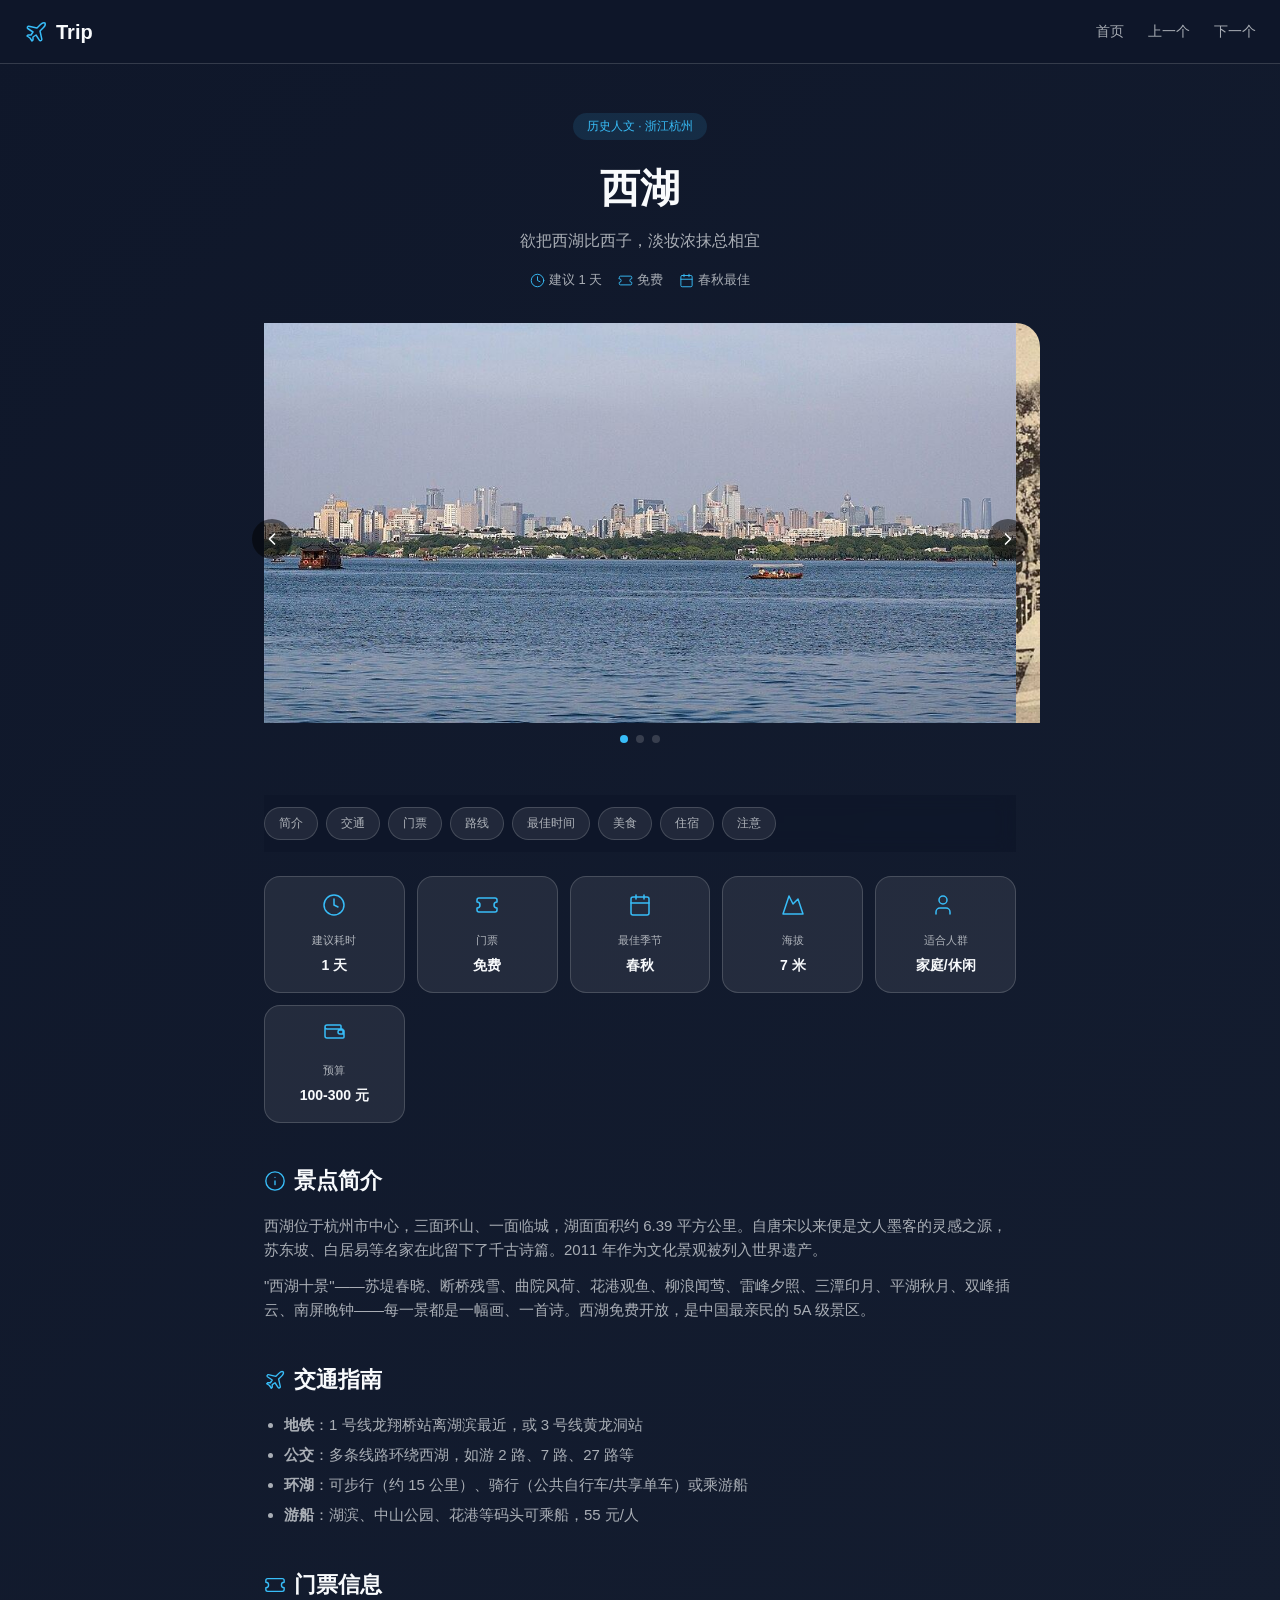
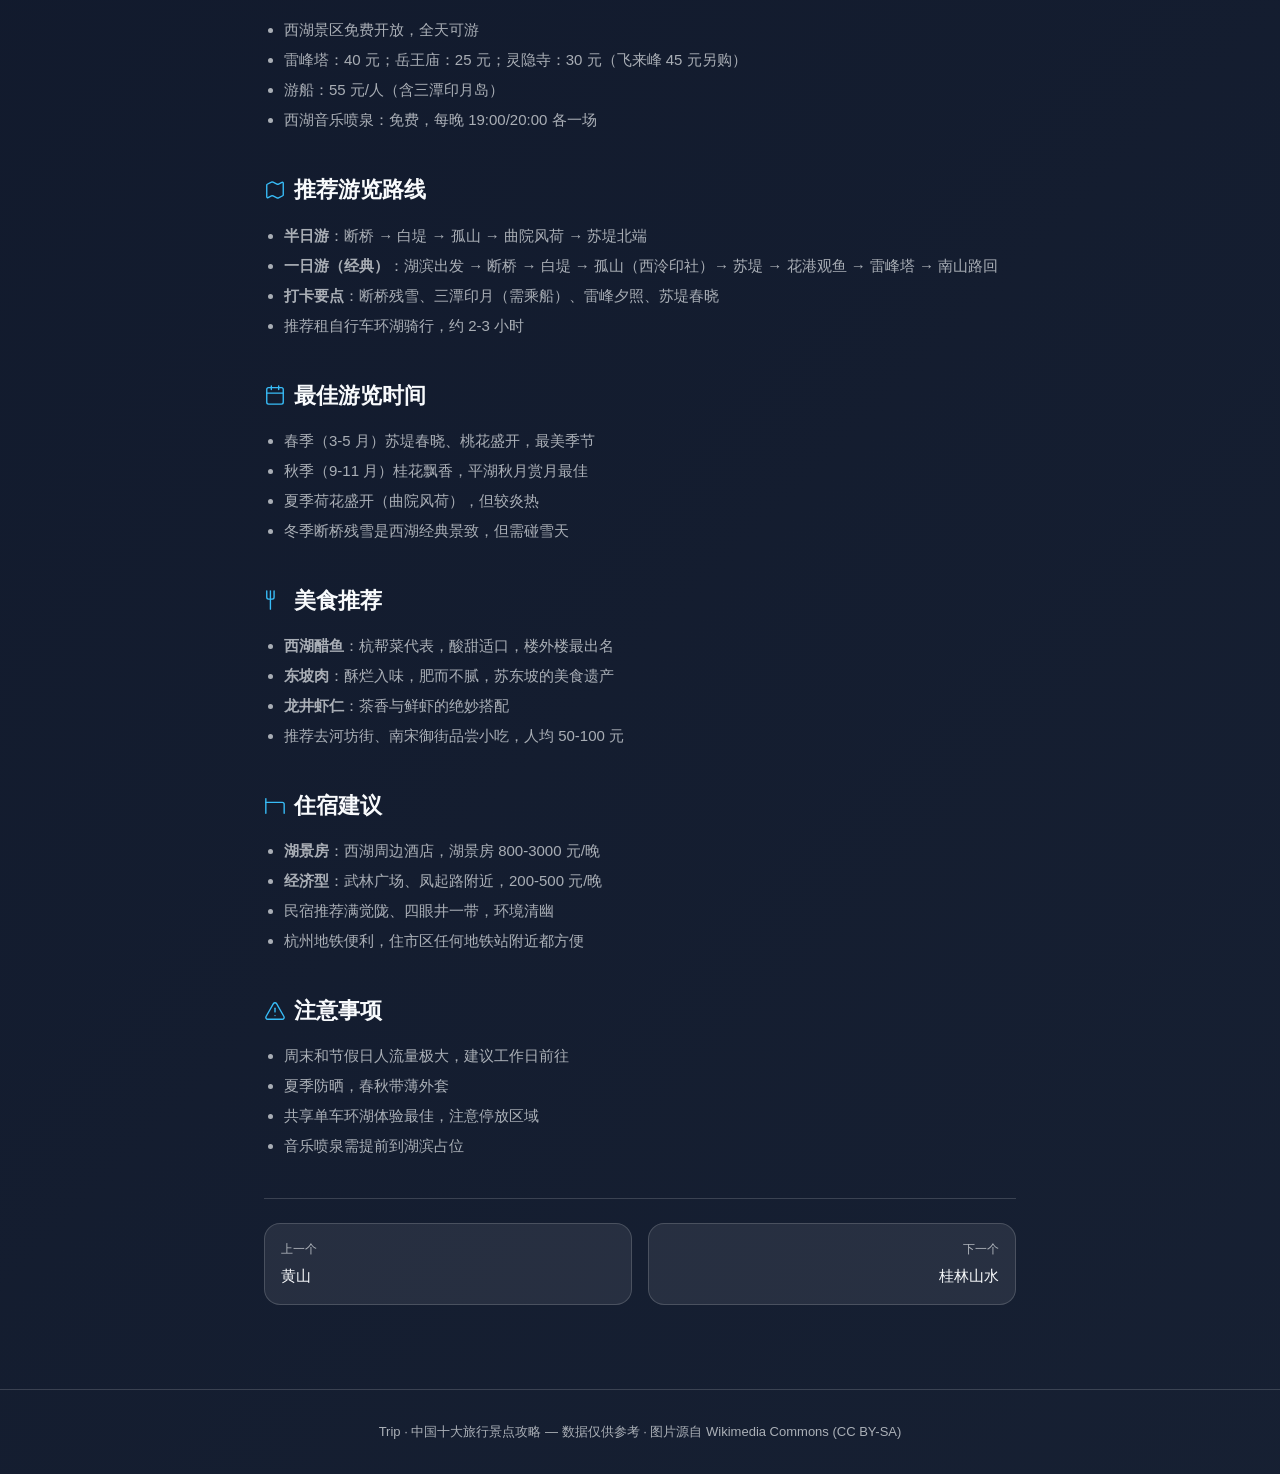
<file: spots/west-lake.html>
<!DOCTYPE html>
<html lang="zh-CN">
<head>
  <meta charset="UTF-8" />
  <meta name="viewport" content="width=device-width, initial-scale=1" />
  <title>西湖 — Trip 旅行攻略</title>
  <link rel="stylesheet" href="../css/style.css" />
</head>
<body>
  <nav class="navbar">
    <a class="nav-brand" href="../index.html">
      <svg xmlns="http://www.w3.org/2000/svg" viewBox="0 0 24 24" fill="none" stroke="currentColor" stroke-width="1.5" stroke-linecap="round" stroke-linejoin="round"><path d="M17.8 19.2 16 11l3.5-3.5C21 6 21.5 4 21 3c-1-.5-3 0-4.5 1.5L13 8 4.8 6.2c-.5-.1-.9.1-1.1.5l-.3.5c-.2.5-.1 1 .3 1.3L9 12l-2 3H4l-1 1 3 2 2 3 1-1v-3l3-2 3.5 5.3c.3.4.8.5 1.3.3l.5-.2c.4-.3.6-.7.5-1.2z"/></svg>
      Trip
    </a>
    <button class="nav-toggle" aria-label="菜单"><svg xmlns="http://www.w3.org/2000/svg" viewBox="0 0 24 24" fill="none" stroke="currentColor" stroke-width="2" stroke-linecap="round"><path d="M4 6h16M4 12h16M4 18h16"/></svg></button>
    <div class="nav-links">
      <a href="../index.html">首页</a>
      <a href="huangshan.html">上一个</a>
      <a href="guilin.html">下一个</a>
    </div>
  </nav>
  <header class="detail-header">
    <span class="badge">历史人文 · 浙江杭州</span>
    <h1>西湖</h1>
    <p class="tagline">欲把西湖比西子，淡妆浓抹总相宜</p>
    <div class="meta-row">
      <span><svg xmlns="http://www.w3.org/2000/svg" viewBox="0 0 24 24" fill="none" stroke="currentColor" stroke-width="1.5" stroke-linecap="round" stroke-linejoin="round"><circle cx="12" cy="12" r="10"/><path d="M12 6v6l4 2"/></svg>建议 1 天</span>
      <span><svg xmlns="http://www.w3.org/2000/svg" viewBox="0 0 24 24" fill="none" stroke="currentColor" stroke-width="1.5" stroke-linecap="round" stroke-linejoin="round"><path d="M2 9a3 3 0 0 1 0 6v2a2 2 0 0 0 2 2h16a2 2 0 0 0 2-2v-2a3 3 0 0 1 0-6V7a2 2 0 0 0-2-2H4a2 2 0 0 0-2 2Z"/></svg>免费</span>
      <span><svg xmlns="http://www.w3.org/2000/svg" viewBox="0 0 24 24" fill="none" stroke="currentColor" stroke-width="1.5" stroke-linecap="round" stroke-linejoin="round"><rect width="18" height="18" x="3" y="4" rx="2"/><path d="M16 2v4M8 2v4M3 10h18"/></svg>春秋最佳</span>
    </div>
  </header>
  <div class="carousel">
    <div class="carousel-track">
      <div class="carousel-slide" style="background-image:url(../assets/images/west-lake-1.jpg),linear-gradient(135deg,#1a237e,#3949ab)"></div>
      <div class="carousel-slide" style="background-image:url(../assets/images/west-lake-2.jpg),linear-gradient(135deg,#283593,#5c6bc0)"></div>
      <div class="carousel-slide" style="background-image:url(../assets/images/west-lake-3.jpg),linear-gradient(135deg,#1a237e,#7986cb)"></div>
    </div>
    <button class="carousel-btn prev" aria-label="上一张"><svg xmlns="http://www.w3.org/2000/svg" viewBox="0 0 24 24" fill="none" stroke="currentColor" stroke-width="2" stroke-linecap="round" stroke-linejoin="round"><path d="m15 18-6-6 6-6"/></svg></button>
    <button class="carousel-btn next" aria-label="下一张"><svg xmlns="http://www.w3.org/2000/svg" viewBox="0 0 24 24" fill="none" stroke="currentColor" stroke-width="2" stroke-linecap="round" stroke-linejoin="round"><path d="m9 18 6-6-6-6"/></svg></button>
    <div class="carousel-dots"><button class="active" aria-label="第1张"></button><button aria-label="第2张"></button><button aria-label="第3张"></button></div>
  </div>
  <div class="detail-content">
    <nav class="section-nav"><a href="#intro" class="active">简介</a><a href="#transport">交通</a><a href="#tickets">门票</a><a href="#routes">路线</a><a href="#season">最佳时间</a><a href="#food">美食</a><a href="#stay">住宿</a><a href="#tips">注意</a></nav>
    <div class="info-cards">
      <div class="info-card"><svg xmlns="http://www.w3.org/2000/svg" viewBox="0 0 24 24" fill="none" stroke="currentColor" stroke-width="1.5" stroke-linecap="round" stroke-linejoin="round"><circle cx="12" cy="12" r="10"/><path d="M12 6v6l4 2"/></svg><div class="label">建议耗时</div><div class="value">1 天</div></div>
      <div class="info-card"><svg xmlns="http://www.w3.org/2000/svg" viewBox="0 0 24 24" fill="none" stroke="currentColor" stroke-width="1.5" stroke-linecap="round" stroke-linejoin="round"><path d="M2 9a3 3 0 0 1 0 6v2a2 2 0 0 0 2 2h16a2 2 0 0 0 2-2v-2a3 3 0 0 1 0-6V7a2 2 0 0 0-2-2H4a2 2 0 0 0-2 2Z"/></svg><div class="label">门票</div><div class="value">免费</div></div>
      <div class="info-card"><svg xmlns="http://www.w3.org/2000/svg" viewBox="0 0 24 24" fill="none" stroke="currentColor" stroke-width="1.5" stroke-linecap="round" stroke-linejoin="round"><rect width="18" height="18" x="3" y="4" rx="2"/><path d="M16 2v4M8 2v4M3 10h18"/></svg><div class="label">最佳季节</div><div class="value">春秋</div></div>
      <div class="info-card"><svg xmlns="http://www.w3.org/2000/svg" viewBox="0 0 24 24" fill="none" stroke="currentColor" stroke-width="1.5" stroke-linecap="round" stroke-linejoin="round"><path d="m8 3 4 8 5-5 5 15H2L8 3z"/></svg><div class="label">海拔</div><div class="value">7 米</div></div>
      <div class="info-card"><svg xmlns="http://www.w3.org/2000/svg" viewBox="0 0 24 24" fill="none" stroke="currentColor" stroke-width="1.5" stroke-linecap="round" stroke-linejoin="round"><path d="M16 21v-2a4 4 0 0 0-4-4H6a4 4 0 0 0-4 4v2"/><circle cx="9" cy="7" r="4"/></svg><div class="label">适合人群</div><div class="value">家庭/休闲</div></div>
      <div class="info-card"><svg xmlns="http://www.w3.org/2000/svg" viewBox="0 0 24 24" fill="none" stroke="currentColor" stroke-width="1.5" stroke-linecap="round" stroke-linejoin="round"><path d="M19 7V4a1 1 0 0 0-1-1H5a2 2 0 0 0 0 4h15a1 1 0 0 1 1 1v4h-3a2 2 0 0 1 0-4h3a1 1 0 0 1 1 1v6a1 1 0 0 1-1 1H5a2 2 0 0 1-2-2V5"/></svg><div class="label">预算</div><div class="value">100-300 元</div></div>
    </div>
    <section class="detail-section" id="intro">
      <h2><svg xmlns="http://www.w3.org/2000/svg" viewBox="0 0 24 24" fill="none" stroke="currentColor" stroke-width="1.5" stroke-linecap="round" stroke-linejoin="round"><circle cx="12" cy="12" r="10"/><path d="M12 16v-4"/><path d="M12 8h.01"/></svg>景点简介</h2>
      <p>西湖位于杭州市中心，三面环山、一面临城，湖面面积约 6.39 平方公里。自唐宋以来便是文人墨客的灵感之源，苏东坡、白居易等名家在此留下了千古诗篇。2011 年作为文化景观被列入世界遗产。</p>
      <p>"西湖十景"——苏堤春晓、断桥残雪、曲院风荷、花港观鱼、柳浪闻莺、雷峰夕照、三潭印月、平湖秋月、双峰插云、南屏晚钟——每一景都是一幅画、一首诗。西湖免费开放，是中国最亲民的 5A 级景区。</p>
    </section>
    <section class="detail-section" id="transport">
      <h2><svg xmlns="http://www.w3.org/2000/svg" viewBox="0 0 24 24" fill="none" stroke="currentColor" stroke-width="1.5" stroke-linecap="round" stroke-linejoin="round"><path d="M17.8 19.2 16 11l3.5-3.5C21 6 21.5 4 21 3c-1-.5-3 0-4.5 1.5L13 8 4.8 6.2c-.5-.1-.9.1-1.1.5l-.3.5c-.2.5-.1 1 .3 1.3L9 12l-2 3H4l-1 1 3 2 2 3 1-1v-3l3-2 3.5 5.3c.3.4.8.5 1.3.3l.5-.2c.4-.3.6-.7.5-1.2z"/></svg>交通指南</h2>
      <ul>
        <li><strong>地铁</strong>：1 号线龙翔桥站离湖滨最近，或 3 号线黄龙洞站</li>
        <li><strong>公交</strong>：多条线路环绕西湖，如游 2 路、7 路、27 路等</li>
        <li><strong>环湖</strong>：可步行（约 15 公里）、骑行（公共自行车/共享单车）或乘游船</li>
        <li><strong>游船</strong>：湖滨、中山公园、花港等码头可乘船，55 元/人</li>
      </ul>
    </section>
    <section class="detail-section" id="tickets">
      <h2><svg xmlns="http://www.w3.org/2000/svg" viewBox="0 0 24 24" fill="none" stroke="currentColor" stroke-width="1.5" stroke-linecap="round" stroke-linejoin="round"><path d="M2 9a3 3 0 0 1 0 6v2a2 2 0 0 0 2 2h16a2 2 0 0 0 2-2v-2a3 3 0 0 1 0-6V7a2 2 0 0 0-2-2H4a2 2 0 0 0-2 2Z"/></svg>门票信息</h2>
      <ul>
        <li>西湖景区免费开放，全天可游</li>
        <li>雷峰塔：40 元；岳王庙：25 元；灵隐寺：30 元（飞来峰 45 元另购）</li>
        <li>游船：55 元/人（含三潭印月岛）</li>
        <li>西湖音乐喷泉：免费，每晚 19:00/20:00 各一场</li>
      </ul>
    </section>
    <section class="detail-section" id="routes">
      <h2><svg xmlns="http://www.w3.org/2000/svg" viewBox="0 0 24 24" fill="none" stroke="currentColor" stroke-width="1.5" stroke-linecap="round" stroke-linejoin="round"><path d="M14.106 5.553a2 2 0 0 0 1.788 0l3.659-1.83A1 1 0 0 1 21 4.619v12.764a1 1 0 0 1-.553.894l-4.553 2.277a2 2 0 0 1-1.788 0l-4.212-2.106a2 2 0 0 0-1.788 0l-3.659 1.83A1 1 0 0 1 3 19.381V6.618a1 1 0 0 1 .553-.894l4.553-2.277a2 2 0 0 1 1.788 0Z"/></svg>推荐游览路线</h2>
      <ul>
        <li><strong>半日游</strong>：断桥 → 白堤 → 孤山 → 曲院风荷 → 苏堤北端</li>
        <li><strong>一日游（经典）</strong>：湖滨出发 → 断桥 → 白堤 → 孤山（西泠印社）→ 苏堤 → 花港观鱼 → 雷峰塔 → 南山路回</li>
        <li><strong>打卡要点</strong>：断桥残雪、三潭印月（需乘船）、雷峰夕照、苏堤春晓</li>
        <li>推荐租自行车环湖骑行，约 2-3 小时</li>
      </ul>
    </section>
    <section class="detail-section" id="season">
      <h2><svg xmlns="http://www.w3.org/2000/svg" viewBox="0 0 24 24" fill="none" stroke="currentColor" stroke-width="1.5" stroke-linecap="round" stroke-linejoin="round"><rect width="18" height="18" x="3" y="4" rx="2"/><path d="M16 2v4M8 2v4M3 10h18"/></svg>最佳游览时间</h2>
      <ul>
        <li>春季（3-5 月）苏堤春晓、桃花盛开，最美季节</li>
        <li>秋季（9-11 月）桂花飘香，平湖秋月赏月最佳</li>
        <li>夏季荷花盛开（曲院风荷），但较炎热</li>
        <li>冬季断桥残雪是西湖经典景致，但需碰雪天</li>
      </ul>
    </section>
    <section class="detail-section" id="food">
      <h2><svg xmlns="http://www.w3.org/2000/svg" viewBox="0 0 24 24" fill="none" stroke="currentColor" stroke-width="1.5" stroke-linecap="round" stroke-linejoin="round"><path d="M3 2v7c0 1.1.9 2 2 2h4a2 2 0 0 0 2-2V2"/><path d="M7 2v20"/></svg>美食推荐</h2>
      <ul>
        <li><strong>西湖醋鱼</strong>：杭帮菜代表，酸甜适口，楼外楼最出名</li>
        <li><strong>东坡肉</strong>：酥烂入味，肥而不腻，苏东坡的美食遗产</li>
        <li><strong>龙井虾仁</strong>：茶香与鲜虾的绝妙搭配</li>
        <li>推荐去河坊街、南宋御街品尝小吃，人均 50-100 元</li>
      </ul>
    </section>
    <section class="detail-section" id="stay">
      <h2><svg xmlns="http://www.w3.org/2000/svg" viewBox="0 0 24 24" fill="none" stroke="currentColor" stroke-width="1.5" stroke-linecap="round" stroke-linejoin="round"><path d="M2 4v16"/><path d="M2 8h18a2 2 0 0 1 2 2v10"/></svg>住宿建议</h2>
      <ul>
        <li><strong>湖景房</strong>：西湖周边酒店，湖景房 800-3000 元/晚</li>
        <li><strong>经济型</strong>：武林广场、凤起路附近，200-500 元/晚</li>
        <li>民宿推荐满觉陇、四眼井一带，环境清幽</li>
        <li>杭州地铁便利，住市区任何地铁站附近都方便</li>
      </ul>
    </section>
    <section class="detail-section" id="tips">
      <h2><svg xmlns="http://www.w3.org/2000/svg" viewBox="0 0 24 24" fill="none" stroke="currentColor" stroke-width="1.5" stroke-linecap="round" stroke-linejoin="round"><path d="m21.73 18-8-14a2 2 0 0 0-3.46 0l-8 14A2 2 0 0 0 4 21h16a2 2 0 0 0 1.73-3Z"/><path d="M12 9v4"/><path d="M12 17h.01"/></svg>注意事项</h2>
      <ul>
        <li>周末和节假日人流量极大，建议工作日前往</li>
        <li>夏季防晒，春秋带薄外套</li>
        <li>共享单车环湖体验最佳，注意停放区域</li>
        <li>音乐喷泉需提前到湖滨占位</li>
      </ul>
    </section>
    <nav class="spot-nav">
      <a href="huangshan.html"><div class="nav-label">上一个</div><div class="nav-name">黄山</div></a>
      <a href="guilin.html" class="next"><div class="nav-label">下一个</div><div class="nav-name">桂林山水</div></a>
    </nav>
  </div>
  <footer class="footer">Trip · 中国十大旅行景点攻略 — 数据仅供参考 · 图片源自 Wikimedia Commons (CC BY-SA)</footer>
  <button class="back-top" id="backTop" aria-label="返回顶部"><svg xmlns="http://www.w3.org/2000/svg" viewBox="0 0 24 24" fill="none" stroke="currentColor" stroke-width="2" stroke-linecap="round" stroke-linejoin="round"><path d="m18 15-6-6-6 6"/></svg></button>
  <script src="../js/main.js"></script>
</body>
</html>
</file>
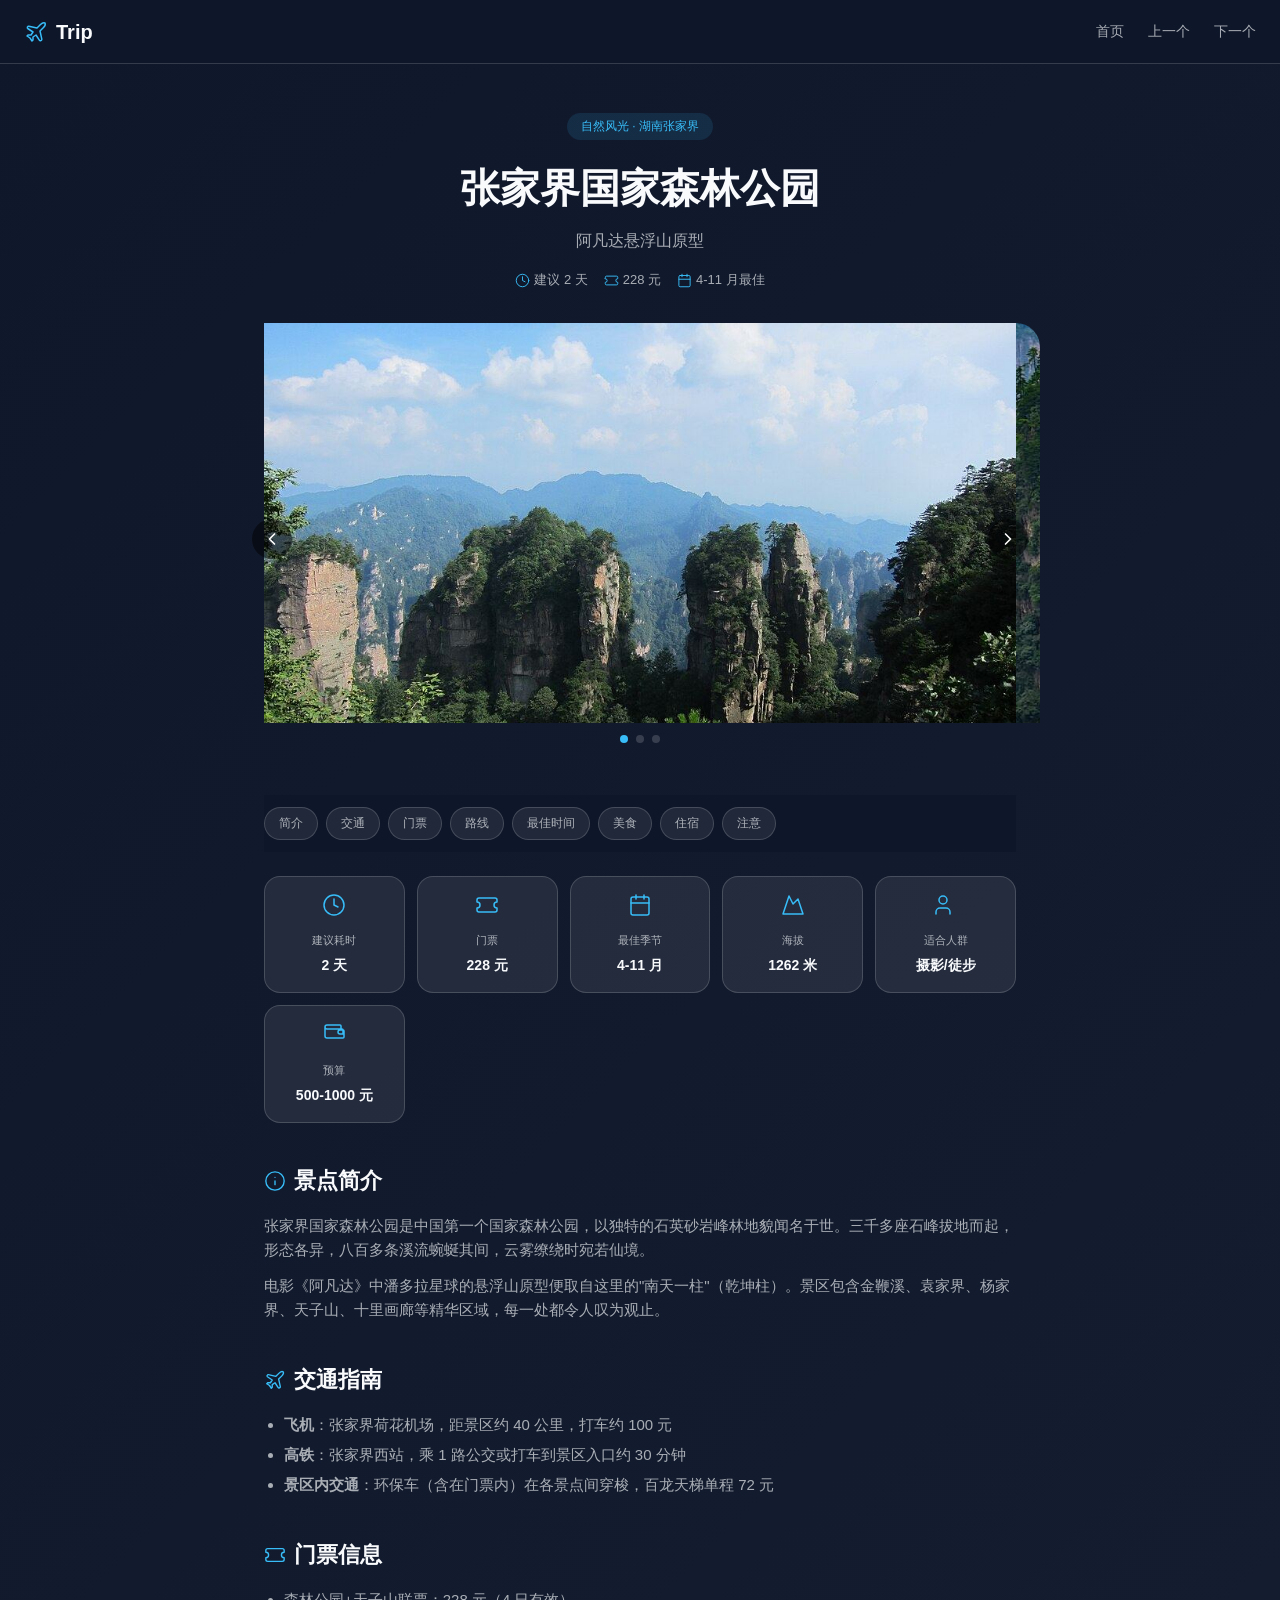
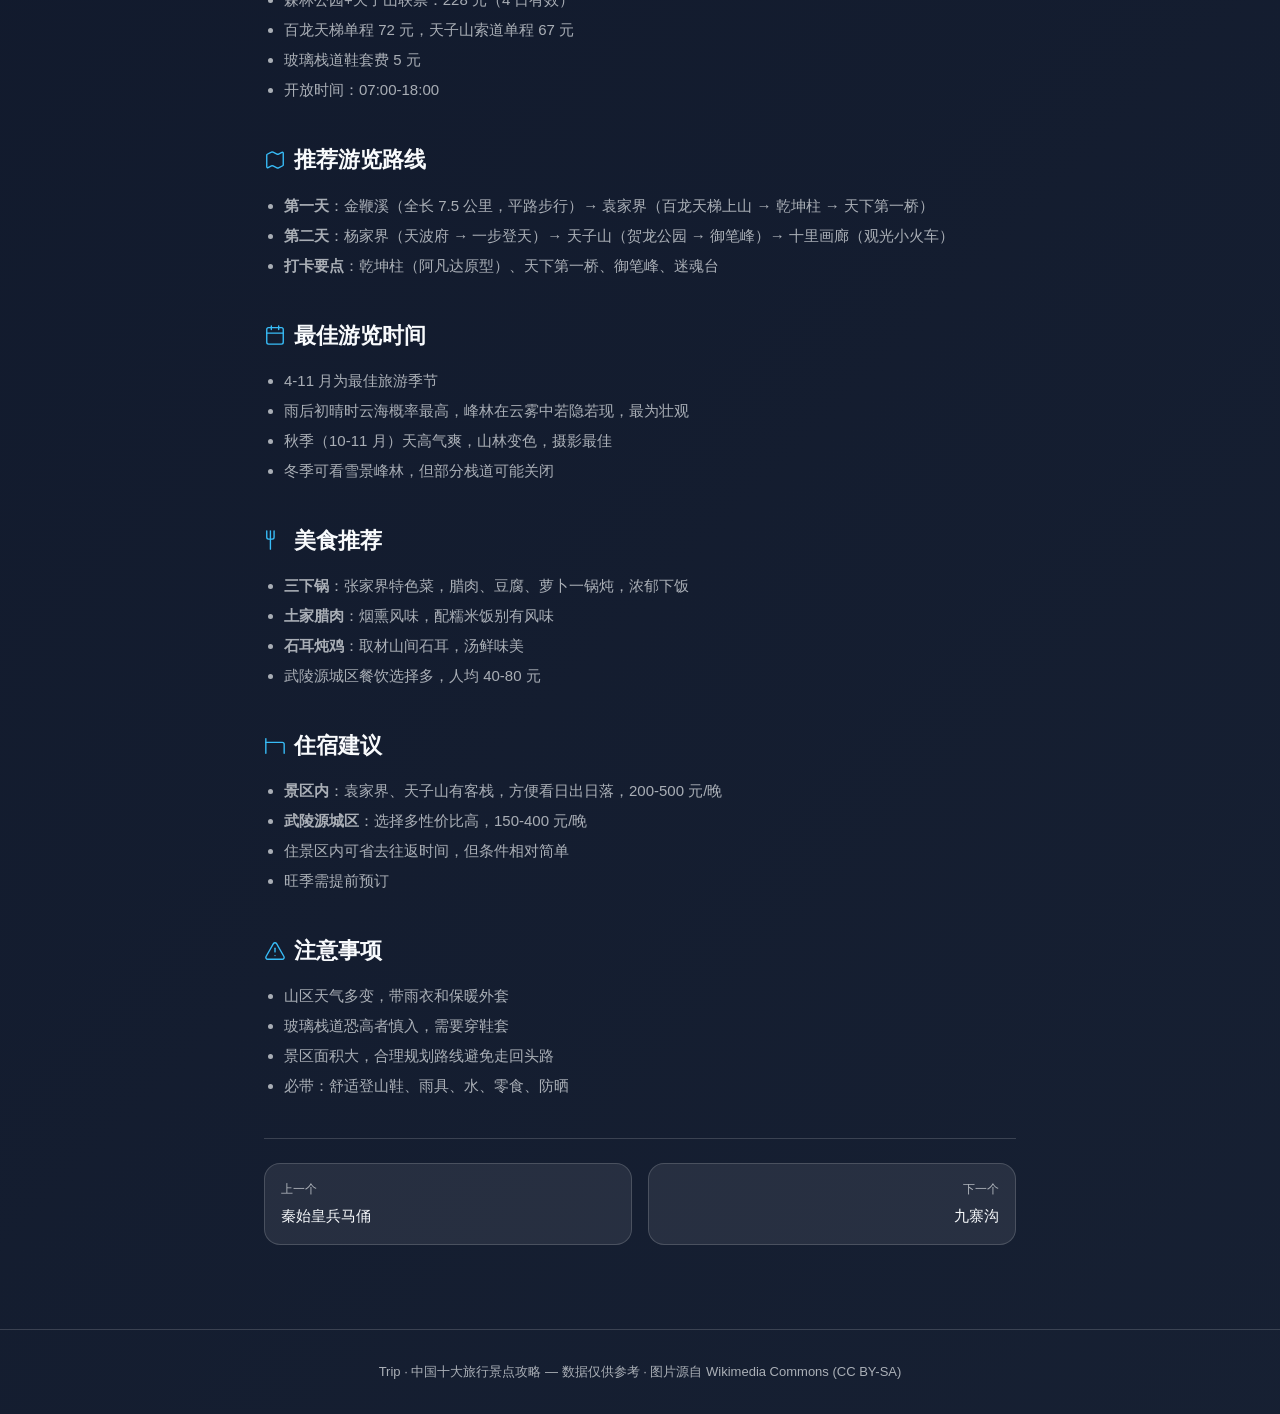
<file: spots/zhangjiajie.html>
<!DOCTYPE html>
<html lang="zh-CN">
<head>
  <meta charset="UTF-8" />
  <meta name="viewport" content="width=device-width, initial-scale=1" />
  <title>张家界国家森林公园 — Trip 旅行攻略</title>
  <link rel="stylesheet" href="../css/style.css" />
</head>
<body>
  <nav class="navbar">
    <a class="nav-brand" href="../index.html">
      <svg xmlns="http://www.w3.org/2000/svg" viewBox="0 0 24 24" fill="none" stroke="currentColor" stroke-width="1.5" stroke-linecap="round" stroke-linejoin="round"><path d="M17.8 19.2 16 11l3.5-3.5C21 6 21.5 4 21 3c-1-.5-3 0-4.5 1.5L13 8 4.8 6.2c-.5-.1-.9.1-1.1.5l-.3.5c-.2.5-.1 1 .3 1.3L9 12l-2 3H4l-1 1 3 2 2 3 1-1v-3l3-2 3.5 5.3c.3.4.8.5 1.3.3l.5-.2c.4-.3.6-.7.5-1.2z"/></svg>
      Trip
    </a>
    <button class="nav-toggle" aria-label="菜单"><svg xmlns="http://www.w3.org/2000/svg" viewBox="0 0 24 24" fill="none" stroke="currentColor" stroke-width="2" stroke-linecap="round"><path d="M4 6h16M4 12h16M4 18h16"/></svg></button>
    <div class="nav-links">
      <a href="../index.html">首页</a>
      <a href="terracotta-army.html">上一个</a>
      <a href="jiuzhaigou.html">下一个</a>
    </div>
  </nav>

  <header class="detail-header">
    <span class="badge">自然风光 · 湖南张家界</span>
    <h1>张家界国家森林公园</h1>
    <p class="tagline">阿凡达悬浮山原型</p>
    <div class="meta-row">
      <span><svg xmlns="http://www.w3.org/2000/svg" viewBox="0 0 24 24" fill="none" stroke="currentColor" stroke-width="1.5" stroke-linecap="round" stroke-linejoin="round"><circle cx="12" cy="12" r="10"/><path d="M12 6v6l4 2"/></svg>建议 2 天</span>
      <span><svg xmlns="http://www.w3.org/2000/svg" viewBox="0 0 24 24" fill="none" stroke="currentColor" stroke-width="1.5" stroke-linecap="round" stroke-linejoin="round"><path d="M2 9a3 3 0 0 1 0 6v2a2 2 0 0 0 2 2h16a2 2 0 0 0 2-2v-2a3 3 0 0 1 0-6V7a2 2 0 0 0-2-2H4a2 2 0 0 0-2 2Z"/></svg>228 元</span>
      <span><svg xmlns="http://www.w3.org/2000/svg" viewBox="0 0 24 24" fill="none" stroke="currentColor" stroke-width="1.5" stroke-linecap="round" stroke-linejoin="round"><rect width="18" height="18" x="3" y="4" rx="2"/><path d="M16 2v4M8 2v4M3 10h18"/></svg>4-11 月最佳</span>
    </div>
  </header>

  <div class="carousel">
    <div class="carousel-track">
      <div class="carousel-slide" style="background-image:url(../assets/images/zhangjiajie-1.jpg),linear-gradient(135deg,#1b5e20,#43a047)"></div>
      <div class="carousel-slide" style="background-image:url(../assets/images/zhangjiajie-2.jpg),linear-gradient(135deg,#2e7d32,#66bb6a)"></div>
      <div class="carousel-slide" style="background-image:url(../assets/images/zhangjiajie-3.jpg),linear-gradient(135deg,#1b5e20,#81c784)"></div>
    </div>
    <button class="carousel-btn prev" aria-label="上一张"><svg xmlns="http://www.w3.org/2000/svg" viewBox="0 0 24 24" fill="none" stroke="currentColor" stroke-width="2" stroke-linecap="round" stroke-linejoin="round"><path d="m15 18-6-6 6-6"/></svg></button>
    <button class="carousel-btn next" aria-label="下一张"><svg xmlns="http://www.w3.org/2000/svg" viewBox="0 0 24 24" fill="none" stroke="currentColor" stroke-width="2" stroke-linecap="round" stroke-linejoin="round"><path d="m9 18 6-6-6-6"/></svg></button>
    <div class="carousel-dots"><button class="active" aria-label="第1张"></button><button aria-label="第2张"></button><button aria-label="第3张"></button></div>
  </div>

  <div class="detail-content">
    <nav class="section-nav">
      <a href="#intro" class="active">简介</a><a href="#transport">交通</a><a href="#tickets">门票</a><a href="#routes">路线</a><a href="#season">最佳时间</a><a href="#food">美食</a><a href="#stay">住宿</a><a href="#tips">注意</a>
    </nav>

    <div class="info-cards">
      <div class="info-card"><svg xmlns="http://www.w3.org/2000/svg" viewBox="0 0 24 24" fill="none" stroke="currentColor" stroke-width="1.5" stroke-linecap="round" stroke-linejoin="round"><circle cx="12" cy="12" r="10"/><path d="M12 6v6l4 2"/></svg><div class="label">建议耗时</div><div class="value">2 天</div></div>
      <div class="info-card"><svg xmlns="http://www.w3.org/2000/svg" viewBox="0 0 24 24" fill="none" stroke="currentColor" stroke-width="1.5" stroke-linecap="round" stroke-linejoin="round"><path d="M2 9a3 3 0 0 1 0 6v2a2 2 0 0 0 2 2h16a2 2 0 0 0 2-2v-2a3 3 0 0 1 0-6V7a2 2 0 0 0-2-2H4a2 2 0 0 0-2 2Z"/></svg><div class="label">门票</div><div class="value">228 元</div></div>
      <div class="info-card"><svg xmlns="http://www.w3.org/2000/svg" viewBox="0 0 24 24" fill="none" stroke="currentColor" stroke-width="1.5" stroke-linecap="round" stroke-linejoin="round"><rect width="18" height="18" x="3" y="4" rx="2"/><path d="M16 2v4M8 2v4M3 10h18"/></svg><div class="label">最佳季节</div><div class="value">4-11 月</div></div>
      <div class="info-card"><svg xmlns="http://www.w3.org/2000/svg" viewBox="0 0 24 24" fill="none" stroke="currentColor" stroke-width="1.5" stroke-linecap="round" stroke-linejoin="round"><path d="m8 3 4 8 5-5 5 15H2L8 3z"/></svg><div class="label">海拔</div><div class="value">1262 米</div></div>
      <div class="info-card"><svg xmlns="http://www.w3.org/2000/svg" viewBox="0 0 24 24" fill="none" stroke="currentColor" stroke-width="1.5" stroke-linecap="round" stroke-linejoin="round"><path d="M16 21v-2a4 4 0 0 0-4-4H6a4 4 0 0 0-4 4v2"/><circle cx="9" cy="7" r="4"/></svg><div class="label">适合人群</div><div class="value">摄影/徒步</div></div>
      <div class="info-card"><svg xmlns="http://www.w3.org/2000/svg" viewBox="0 0 24 24" fill="none" stroke="currentColor" stroke-width="1.5" stroke-linecap="round" stroke-linejoin="round"><path d="M19 7V4a1 1 0 0 0-1-1H5a2 2 0 0 0 0 4h15a1 1 0 0 1 1 1v4h-3a2 2 0 0 1 0-4h3a1 1 0 0 1 1 1v6a1 1 0 0 1-1 1H5a2 2 0 0 1-2-2V5"/></svg><div class="label">预算</div><div class="value">500-1000 元</div></div>
    </div>

    <section class="detail-section" id="intro">
      <h2><svg xmlns="http://www.w3.org/2000/svg" viewBox="0 0 24 24" fill="none" stroke="currentColor" stroke-width="1.5" stroke-linecap="round" stroke-linejoin="round"><circle cx="12" cy="12" r="10"/><path d="M12 16v-4"/><path d="M12 8h.01"/></svg>景点简介</h2>
      <p>张家界国家森林公园是中国第一个国家森林公园，以独特的石英砂岩峰林地貌闻名于世。三千多座石峰拔地而起，形态各异，八百多条溪流蜿蜒其间，云雾缭绕时宛若仙境。</p>
      <p>电影《阿凡达》中潘多拉星球的悬浮山原型便取自这里的"南天一柱"（乾坤柱）。景区包含金鞭溪、袁家界、杨家界、天子山、十里画廊等精华区域，每一处都令人叹为观止。</p>
    </section>

    <section class="detail-section" id="transport">
      <h2><svg xmlns="http://www.w3.org/2000/svg" viewBox="0 0 24 24" fill="none" stroke="currentColor" stroke-width="1.5" stroke-linecap="round" stroke-linejoin="round"><path d="M17.8 19.2 16 11l3.5-3.5C21 6 21.5 4 21 3c-1-.5-3 0-4.5 1.5L13 8 4.8 6.2c-.5-.1-.9.1-1.1.5l-.3.5c-.2.5-.1 1 .3 1.3L9 12l-2 3H4l-1 1 3 2 2 3 1-1v-3l3-2 3.5 5.3c.3.4.8.5 1.3.3l.5-.2c.4-.3.6-.7.5-1.2z"/></svg>交通指南</h2>
      <ul>
        <li><strong>飞机</strong>：张家界荷花机场，距景区约 40 公里，打车约 100 元</li>
        <li><strong>高铁</strong>：张家界西站，乘 1 路公交或打车到景区入口约 30 分钟</li>
        <li><strong>景区内交通</strong>：环保车（含在门票内）在各景点间穿梭，百龙天梯单程 72 元</li>
      </ul>
    </section>

    <section class="detail-section" id="tickets">
      <h2><svg xmlns="http://www.w3.org/2000/svg" viewBox="0 0 24 24" fill="none" stroke="currentColor" stroke-width="1.5" stroke-linecap="round" stroke-linejoin="round"><path d="M2 9a3 3 0 0 1 0 6v2a2 2 0 0 0 2 2h16a2 2 0 0 0 2-2v-2a3 3 0 0 1 0-6V7a2 2 0 0 0-2-2H4a2 2 0 0 0-2 2Z"/></svg>门票信息</h2>
      <ul>
        <li>森林公园+天子山联票：228 元（4 日有效）</li>
        <li>百龙天梯单程 72 元，天子山索道单程 67 元</li>
        <li>玻璃栈道鞋套费 5 元</li>
        <li>开放时间：07:00-18:00</li>
      </ul>
    </section>

    <section class="detail-section" id="routes">
      <h2><svg xmlns="http://www.w3.org/2000/svg" viewBox="0 0 24 24" fill="none" stroke="currentColor" stroke-width="1.5" stroke-linecap="round" stroke-linejoin="round"><path d="M14.106 5.553a2 2 0 0 0 1.788 0l3.659-1.83A1 1 0 0 1 21 4.619v12.764a1 1 0 0 1-.553.894l-4.553 2.277a2 2 0 0 1-1.788 0l-4.212-2.106a2 2 0 0 0-1.788 0l-3.659 1.83A1 1 0 0 1 3 19.381V6.618a1 1 0 0 1 .553-.894l4.553-2.277a2 2 0 0 1 1.788 0Z"/></svg>推荐游览路线</h2>
      <ul>
        <li><strong>第一天</strong>：金鞭溪（全长 7.5 公里，平路步行）→ 袁家界（百龙天梯上山 → 乾坤柱 → 天下第一桥）</li>
        <li><strong>第二天</strong>：杨家界（天波府 → 一步登天）→ 天子山（贺龙公园 → 御笔峰）→ 十里画廊（观光小火车）</li>
        <li><strong>打卡要点</strong>：乾坤柱（阿凡达原型）、天下第一桥、御笔峰、迷魂台</li>
      </ul>
    </section>

    <section class="detail-section" id="season">
      <h2><svg xmlns="http://www.w3.org/2000/svg" viewBox="0 0 24 24" fill="none" stroke="currentColor" stroke-width="1.5" stroke-linecap="round" stroke-linejoin="round"><rect width="18" height="18" x="3" y="4" rx="2"/><path d="M16 2v4M8 2v4M3 10h18"/></svg>最佳游览时间</h2>
      <ul>
        <li>4-11 月为最佳旅游季节</li>
        <li>雨后初晴时云海概率最高，峰林在云雾中若隐若现，最为壮观</li>
        <li>秋季（10-11 月）天高气爽，山林变色，摄影最佳</li>
        <li>冬季可看雪景峰林，但部分栈道可能关闭</li>
      </ul>
    </section>

    <section class="detail-section" id="food">
      <h2><svg xmlns="http://www.w3.org/2000/svg" viewBox="0 0 24 24" fill="none" stroke="currentColor" stroke-width="1.5" stroke-linecap="round" stroke-linejoin="round"><path d="M3 2v7c0 1.1.9 2 2 2h4a2 2 0 0 0 2-2V2"/><path d="M7 2v20"/></svg>美食推荐</h2>
      <ul>
        <li><strong>三下锅</strong>：张家界特色菜，腊肉、豆腐、萝卜一锅炖，浓郁下饭</li>
        <li><strong>土家腊肉</strong>：烟熏风味，配糯米饭别有风味</li>
        <li><strong>石耳炖鸡</strong>：取材山间石耳，汤鲜味美</li>
        <li>武陵源城区餐饮选择多，人均 40-80 元</li>
      </ul>
    </section>

    <section class="detail-section" id="stay">
      <h2><svg xmlns="http://www.w3.org/2000/svg" viewBox="0 0 24 24" fill="none" stroke="currentColor" stroke-width="1.5" stroke-linecap="round" stroke-linejoin="round"><path d="M2 4v16"/><path d="M2 8h18a2 2 0 0 1 2 2v10"/></svg>住宿建议</h2>
      <ul>
        <li><strong>景区内</strong>：袁家界、天子山有客栈，方便看日出日落，200-500 元/晚</li>
        <li><strong>武陵源城区</strong>：选择多性价比高，150-400 元/晚</li>
        <li>住景区内可省去往返时间，但条件相对简单</li>
        <li>旺季需提前预订</li>
      </ul>
    </section>

    <section class="detail-section" id="tips">
      <h2><svg xmlns="http://www.w3.org/2000/svg" viewBox="0 0 24 24" fill="none" stroke="currentColor" stroke-width="1.5" stroke-linecap="round" stroke-linejoin="round"><path d="m21.73 18-8-14a2 2 0 0 0-3.46 0l-8 14A2 2 0 0 0 4 21h16a2 2 0 0 0 1.73-3Z"/><path d="M12 9v4"/><path d="M12 17h.01"/></svg>注意事项</h2>
      <ul>
        <li>山区天气多变，带雨衣和保暖外套</li>
        <li>玻璃栈道恐高者慎入，需要穿鞋套</li>
        <li>景区面积大，合理规划路线避免走回头路</li>
        <li>必带：舒适登山鞋、雨具、水、零食、防晒</li>
      </ul>
    </section>

    <nav class="spot-nav">
      <a href="terracotta-army.html"><div class="nav-label">上一个</div><div class="nav-name">秦始皇兵马俑</div></a>
      <a href="jiuzhaigou.html" class="next"><div class="nav-label">下一个</div><div class="nav-name">九寨沟</div></a>
    </nav>
  </div>

  <footer class="footer">Trip · 中国十大旅行景点攻略 — 数据仅供参考 · 图片源自 Wikimedia Commons (CC BY-SA)</footer>
  <button class="back-top" id="backTop" aria-label="返回顶部"><svg xmlns="http://www.w3.org/2000/svg" viewBox="0 0 24 24" fill="none" stroke="currentColor" stroke-width="2" stroke-linecap="round" stroke-linejoin="round"><path d="m18 15-6-6-6 6"/></svg></button>
  <script src="../js/main.js"></script>
</body>
</html>
</file>
<file: css/style.css>
:root {
  --bg-1: #0f172a;
  --bg-2: #1e293b;
  --bg-3: #0e7490;
  --card: rgba(255, 255, 255, 0.08);
  --card-hover: rgba(255, 255, 255, 0.14);
  --card-border: rgba(255, 255, 255, 0.16);
  --text: #f8fafc;
  --muted: rgba(248, 250, 252, 0.66);
  --accent: #38bdf8;
  --accent-dim: rgba(56, 189, 248, 0.12);
  --focus-ring: rgba(56, 189, 248, 0.5);
  --radius: 16px;
  --radius-lg: 24px;
  --nav-h: 64px;
}

* { box-sizing: border-box; margin: 0; padding: 0; }

html { scroll-behavior: smooth; }

body {
  min-height: 100vh;
  font-family: -apple-system, BlinkMacSystemFont, "Segoe UI", "PingFang SC",
    "Hiragino Sans GB", "Microsoft YaHei", sans-serif;
  color: var(--text);
  background: linear-gradient(135deg, var(--bg-1), var(--bg-2));
  background-size: 200% 200%;
  animation: drift 20s ease-in-out infinite;
  line-height: 1.6;
}

@keyframes drift {
  0%, 100% { background-position: 0% 50%; }
  50% { background-position: 100% 50%; }
}

a { color: var(--accent); text-decoration: none; transition: color 0.2s ease; }
a:hover { color: #7dd3fc; }

img { max-width: 100%; display: block; }

/* ===== Navigation ===== */
.navbar {
  position: fixed; top: 0; left: 0; right: 0;
  height: var(--nav-h);
  background: rgba(15, 23, 42, 0.85);
 backdrop-filter: blur(12px); -webkit-backdrop-filter: blur(12px);
 border-bottom: 1px solid var(--card-border);
 z-index: 100;
  display: flex; align-items: center; padding: 0 24px;
}
.nav-brand {
  font-size: 20px; font-weight: 700; color: var(--text);
  display: flex; align-items: center; gap: 8px;
}
.nav-brand svg { width: 24px; height: 24px; color: var(--accent); }
.nav-links { display: flex; align-items: center; gap: 24px; margin-left: auto; }
.nav-links a { color: var(--muted); font-size: 14px; font-weight: 500; }
.nav-links a:hover, .nav-links a.active { color: var(--text); }
.nav-dropdown { position: relative; }
.nav-dropdown-trigger { cursor: pointer; }
.nav-dropdown-menu {
  position: absolute; top: calc(100% + 8px); right: 0;
  min-width: 200px; max-height: 400px; overflow-y: auto;
  background: var(--bg-2); border: 1px solid var(--card-border);
  border-radius: var(--radius); padding: 8px;
  box-shadow: 0 16px 40px rgba(0,0,0,0.4);
  display: none; flex-direction: column; gap: 2px;
}
.nav-dropdown.open .nav-dropdown-menu { display: flex; }
.nav-dropdown-menu a {
  padding: 8px 12px; border-radius: 8px; font-size: 13px; color: var(--muted);
}
.nav-dropdown-menu a:hover { background: var(--card); color: var(--text); }
.nav-toggle { display: none; background: none; border: none; cursor: pointer; padding: 4px; }
.nav-toggle svg { width: 28px; height: 28px; color: var(--text); }

/* ===== Hero ===== */
.hero {
  text-align: center; padding: calc(var(--nav-h) + 80px) 24px 60px;
  animation: rise 0.7s cubic-bezier(0.22,1,0.36,1) both;
}
.hero h1 {
  font-size: clamp(36px, 8vw, 56px); font-weight: 700;
  letter-spacing: -0.02em; margin-bottom: 12px;
}
.hero h1 span { color: var(--accent); }
.hero p { color: var(--muted); font-size: clamp(15px, 2.5vw, 18px); max-width: 560px; margin: 0 auto 32px; }

/* ===== Search & Filter ===== */
.controls {
  max-width: 900px; margin: 0 auto 40px; padding: 0 24px;
  display: flex; flex-wrap: wrap; gap: 12px; align-items: center; justify-content: center;
}
.search-box {
  flex: 1; min-width: 240px; position: relative;
}
.search-box svg {
  position: absolute; left: 14px; top: 50%; transform: translateY(-50%);
  width: 18px; height: 18px; color: var(--muted);
}
.search-box input {
  width: 100%; padding: 12px 16px 12px 42px;
  background: var(--card); border: 1px solid var(--card-border);
  border-radius: 999px; color: var(--text); font-size: 14px; font-family: inherit;
  outline: none; transition: border-color 0.2s ease;
}
.search-box input:focus { border-color: var(--accent); }
.search-box input::placeholder { color: var(--muted); }
.filter-btns { display: flex; gap: 8px; }
.filter-btn {
  padding: 10px 18px; border-radius: 999px; cursor: pointer;
  background: var(--card); border: 1px solid var(--card-border);
  color: var(--muted); font-size: 13px; font-family: inherit;
  transition: all 0.2s ease;
}
.filter-btn:hover { color: var(--text); background: var(--card-hover); }
.filter-btn.active { background: var(--accent-dim); color: var(--accent); border-color: var(--accent); }
.filter-btn:focus-visible, .search-box input:focus-visible {
  outline: 2px solid var(--focus-ring); outline-offset: 2px;
}

/* ===== Card Grid ===== */
.grid {
  display: grid;
  grid-template-columns: repeat(auto-fill, minmax(260px, 1fr));
  gap: 24px; max-width: 1200px; margin: 0 auto; padding: 0 24px 60px;
}
.card {
  border-radius: var(--radius); overflow: hidden; cursor: pointer;
  background: var(--card); border: 1px solid var(--card-border);
  transition: transform 0.2s ease, box-shadow 0.2s ease, background 0.2s ease;
  animation: rise 0.5s cubic-bezier(0.22,1,0.36,1) both;
}
.card:hover { transform: translateY(-4px); box-shadow: 0 16px 40px rgba(0,0,0,0.3); background: var(--card-hover); }
.card:focus-visible { outline: 2px solid var(--focus-ring); outline-offset: 2px; }
.card-img {
  height: 180px; background-size: cover; background-position: center;
  position: relative;
}
.card-body { padding: 20px; }
.card-body h3 { font-size: 18px; font-weight: 600; margin-bottom: 4px; }
.card-body .city { font-size: 13px; color: var(--accent); margin-bottom: 8px; }
.card-body .summary { font-size: 13px; color: var(--muted); line-height: 1.5; }
.card-tags { display: flex; flex-wrap: wrap; gap: 6px; margin-top: 12px; }
.card-tags span {
  font-size: 11px; padding: 3px 10px; border-radius: 999px;
  background: var(--accent-dim); color: var(--accent);
}
.card-meta { display: flex; gap: 16px; margin-top: 12px; font-size: 12px; color: var(--muted); }
.card-meta svg { width: 14px; height: 14px; vertical-align: -2px; margin-right: 4px; }
.no-results { text-align: center; color: var(--muted); padding: 60px 24px; font-size: 15px; }

/* ===== Footer ===== */
.footer {
  text-align: center; padding: 32px 24px;
  border-top: 1px solid var(--card-border); color: var(--muted); font-size: 13px;
}

/* ===== Back to Top ===== */
.back-top {
  position: fixed; bottom: 24px; right: 24px;
  width: 44px; height: 44px; border-radius: 50%;
  background: var(--accent); color: var(--bg-1); border: none;
  cursor: pointer; display: flex; align-items: center; justify-content: center;
  opacity: 0; transform: translateY(20px); transition: all 0.3s ease;
  z-index: 90;
}
.back-top.visible { opacity: 1; transform: translateY(0); }
.back-top:hover { background: #7dd3fc; }
.back-top:focus-visible { outline: 2px solid var(--focus-ring); outline-offset: 2px; }
.back-top svg { width: 22px; height: 22px; }

/* ===== Detail Page ===== */
.detail-header {
  padding: calc(var(--nav-h) + 48px) 24px 32px; text-align: center;
}
.detail-header .badge {
  display: inline-block; font-size: 12px; color: var(--accent);
  background: var(--accent-dim); padding: 4px 14px; border-radius: 999px; margin-bottom: 16px;
}
.detail-header h1 { font-size: clamp(28px, 6vw, 40px); font-weight: 700; margin-bottom: 8px; }
.detail-header .tagline { color: var(--muted); font-size: 16px; margin-bottom: 16px; }
.detail-header .meta-row { display: flex; flex-wrap: wrap; gap: 16px; justify-content: center; font-size: 13px; color: var(--muted); }
.detail-header .meta-row span { display: inline-flex; align-items: center; gap: 4px; }
.detail-header .meta-row svg { width: 15px; height: 15px; color: var(--accent); }

/* Carousel */
.carousel {
  max-width: 800px; margin: 0 auto 40px; padding: 0 24px;
  position: relative; border-radius: var(--radius-lg); overflow: hidden;
}
.carousel-track { display: flex; transition: transform 0.4s ease; }
.carousel-slide {
  min-width: 100%; height: 400px;
  background-size: cover; background-position: center;
}
.carousel-btn {
  position: absolute; top: 50%; transform: translateY(-50%);
  width: 40px; height: 40px; border-radius: 50%;
  background: rgba(0,0,0,0.5); border: none; cursor: pointer;
  display: flex; align-items: center; justify-content: center;
  color: #fff; transition: background 0.2s ease;
}
.carousel-btn:hover { background: rgba(0,0,0,0.7); }
.carousel-btn:focus-visible { outline: 2px solid var(--focus-ring); outline-offset: 2px; }
.carousel-btn.prev { left: 12px; }
.carousel-btn.next { right: 12px; }
.carousel-btn svg { width: 20px; height: 20px; }
.carousel-dots { display: flex; gap: 8px; justify-content: center; padding: 12px; }
.carousel-dots button {
  width: 8px; height: 8px; border-radius: 50%; border: none; cursor: pointer;
  background: var(--card-border); transition: background 0.2s ease;
}
.carousel-dots button.active { background: var(--accent); }

/* Detail content */
.detail-content { max-width: 800px; margin: 0 auto; padding: 0 24px 60px; }
.section-nav {
  position: sticky; top: var(--nav-h); z-index: 50;
  display: flex; gap: 8px; overflow-x: auto; padding: 12px 0; margin-bottom: 24px;
  background: rgba(15,23,42,0.85); backdrop-filter: blur(8px); -webkit-backdrop-filter: blur(8px);
}
.section-nav a {
  white-space: nowrap; padding: 6px 14px; border-radius: 999px;
  font-size: 12px; color: var(--muted); background: var(--card);
  border: 1px solid var(--card-border); transition: all 0.2s ease;
}
.section-nav a:hover, .section-nav a.active { color: var(--accent); border-color: var(--accent); }
.detail-section { margin-bottom: 40px; scroll-margin-top: calc(var(--nav-h) + 60px); }
.detail-section h2 {
  font-size: 22px; font-weight: 600; margin-bottom: 16px;
  display: flex; align-items: center; gap: 8px;
}
.detail-section h2 svg { width: 22px; height: 22px; color: var(--accent); }
.detail-section p { color: var(--muted); font-size: 15px; margin-bottom: 12px; }
.detail-section ul { padding-left: 20px; color: var(--muted); font-size: 15px; }
.detail-section ul li { margin-bottom: 6px; }

/* Info cards */
.info-cards {
  display: grid; grid-template-columns: repeat(auto-fit, minmax(120px, 1fr));
  gap: 12px; margin-bottom: 40px;
}
.info-card {
  padding: 16px; background: var(--card); border: 1px solid var(--card-border);
  border-radius: var(--radius); text-align: center;
}
.info-card svg { width: 24px; height: 24px; color: var(--accent); margin-bottom: 8px; }
.info-card .label { font-size: 11px; color: var(--muted); margin-bottom: 4px; }
.info-card .value { font-size: 14px; font-weight: 600; }

/* Spot navigation */
.spot-nav {
  display: flex; justify-content: space-between; gap: 16px;
  padding: 24px 0; border-top: 1px solid var(--card-border);
}
.spot-nav a {
  flex: 1; padding: 16px; background: var(--card); border: 1px solid var(--card-border);
  border-radius: var(--radius); transition: background 0.2s ease;
}
.spot-nav a:hover { background: var(--card-hover); }
.spot-nav .nav-label { font-size: 12px; color: var(--muted); }
.spot-nav .nav-name { font-size: 15px; font-weight: 500; color: var(--text); margin-top: 4px; }
.spot-nav .next { text-align: right; }

/* ===== Animations ===== */
@keyframes rise {
  from { opacity: 0; transform: translateY(18px); }
  to { opacity: 1; transform: translateY(0); }
}

/* ===== Responsive ===== */
@media (max-width: 768px) {
  .nav-links { display: none; }
  .nav-toggle { display: block; }
  .nav-links.open {
    display: flex; flex-direction: column; position: absolute;
    top: var(--nav-h); left: 0; right: 0;
    background: var(--bg-2); padding: 16px 24px; gap: 16px;
    border-bottom: 1px solid var(--card-border);
  }
  .nav-dropdown-menu { position: static; max-height: none; box-shadow: none; }
  .carousel-slide { height: 260px; }
  .spot-nav { flex-direction: column; }
  .spot-nav .next { text-align: left; }
}

@media (prefers-reduced-motion: reduce) {
  body, .hero, .card, .back-top { animation: none !important; transition: none !important; }
  html { scroll-behavior: auto; }
}
</file>
